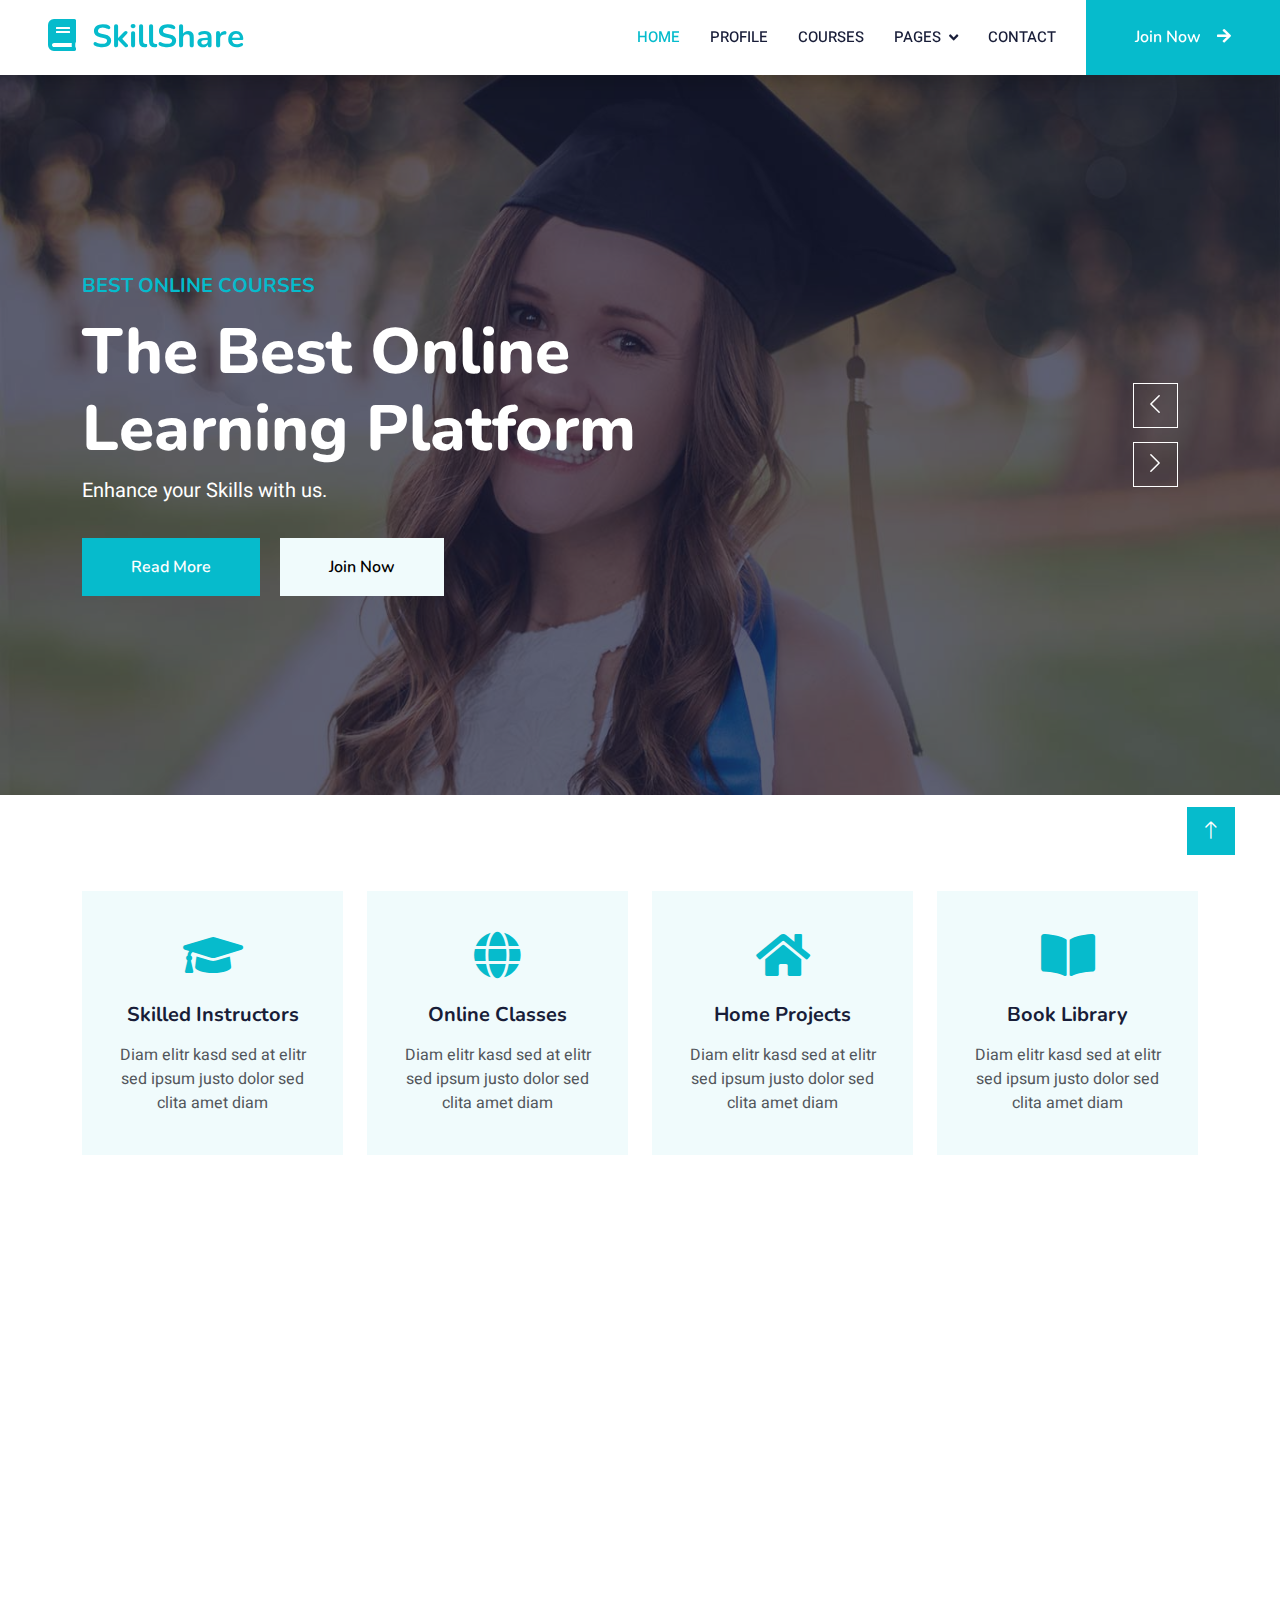
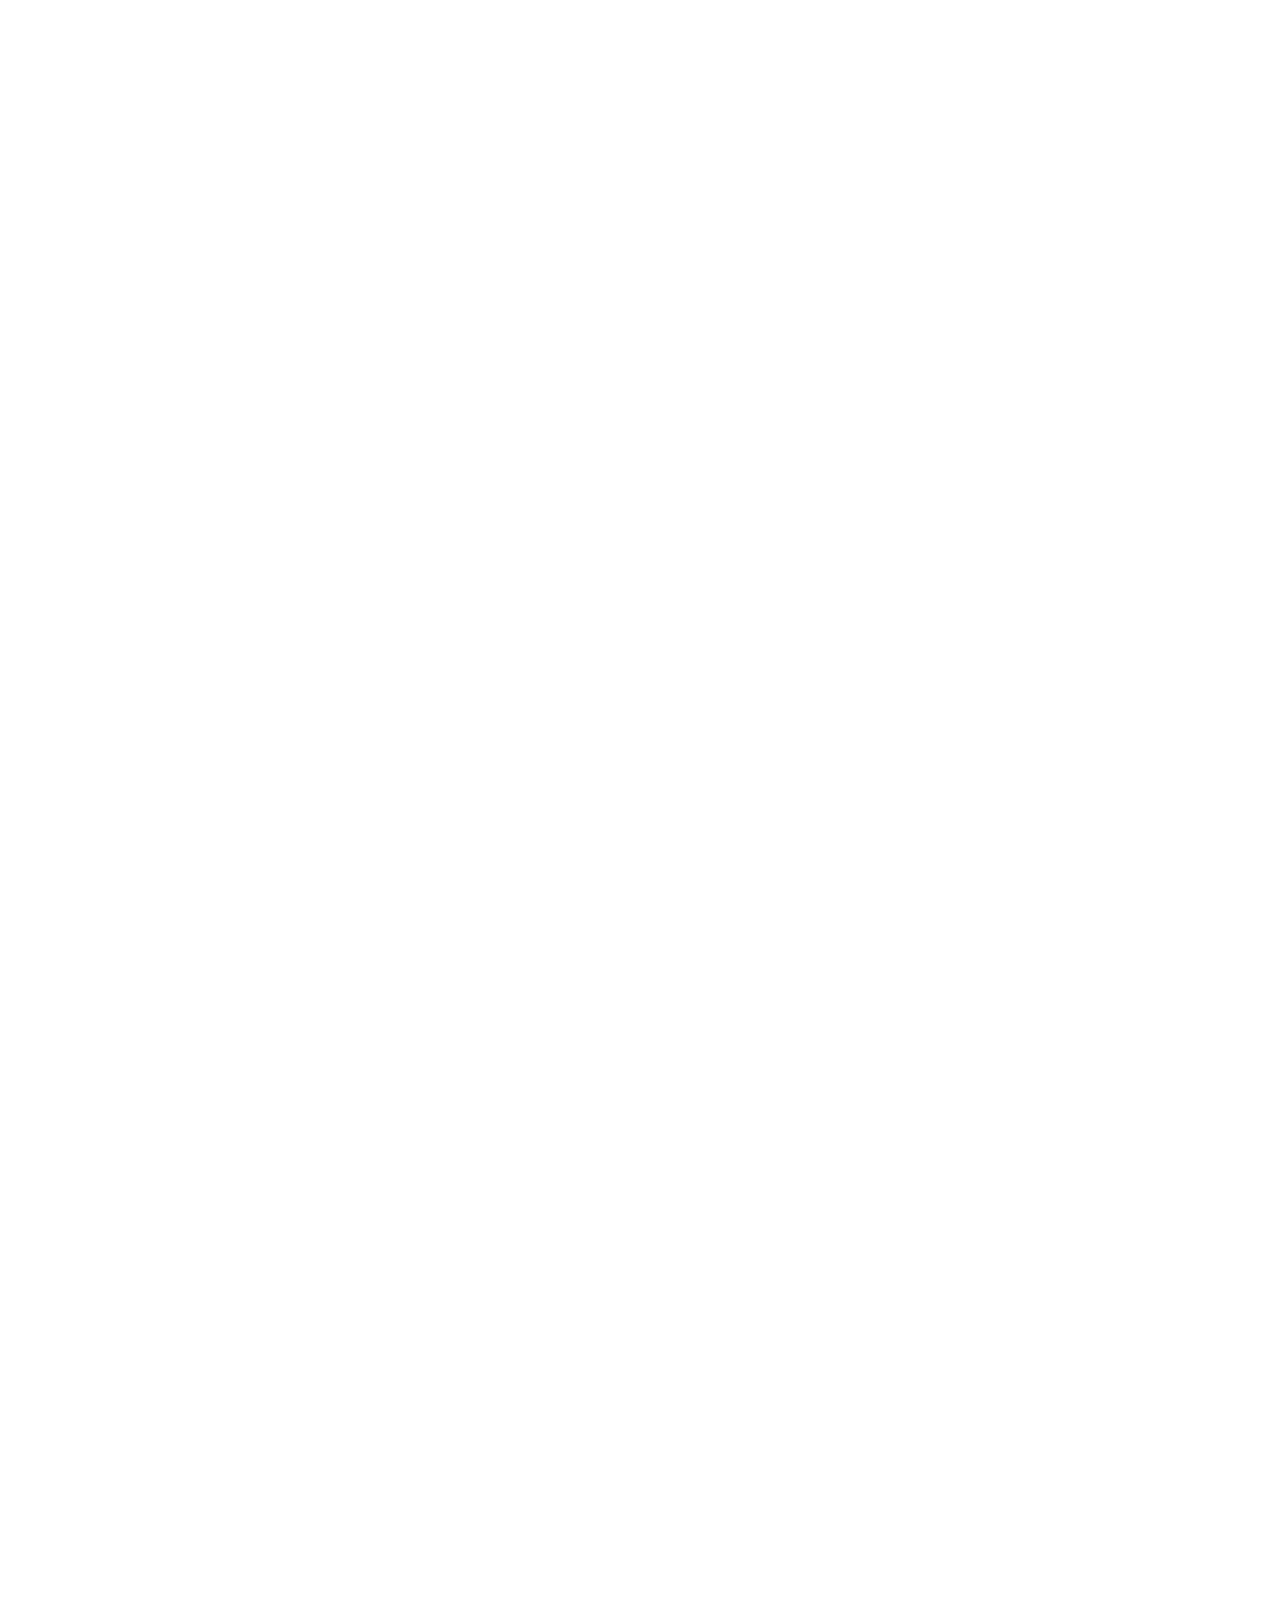
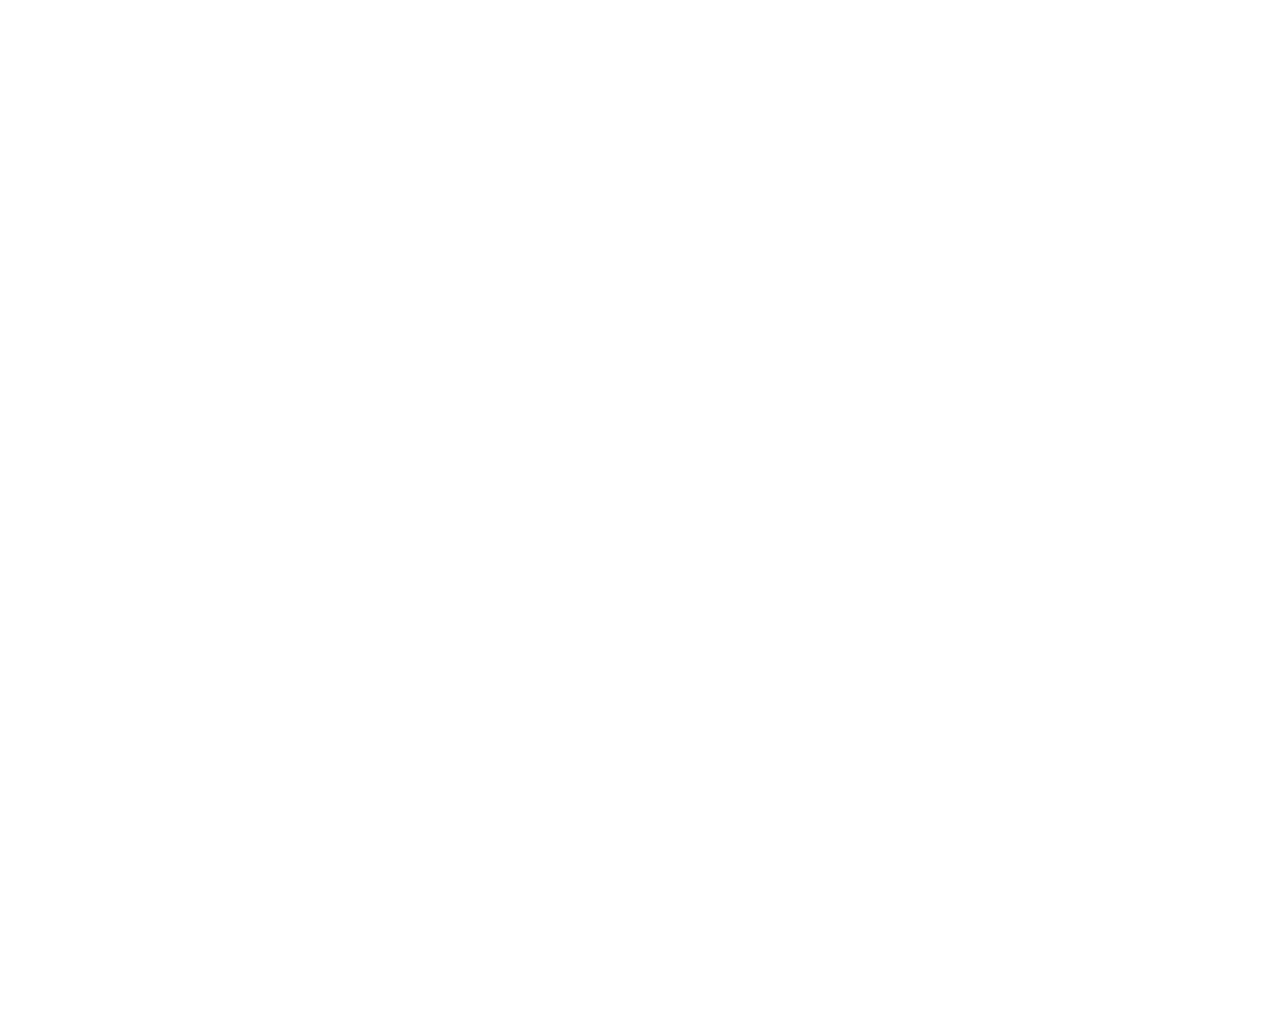
<file: index.html>
<!DOCTYPE html>
<html lang="en">

<head>
    <meta charset="utf-8">
    <title>SkillShare</title>
    <meta content="width=device-width, initial-scale=1.0" name="viewport">
    <meta content="" name="keywords">
    <meta content="" name="description">

    <!-- Favicon -->
    <link href="img/favicon.ico" rel="icon">

    <!-- Google Web Fonts -->
    <link rel="preconnect" href="https://fonts.googleapis.com">
    <link rel="preconnect" href="https://fonts.gstatic.com" crossorigin>
    <link href="https://fonts.googleapis.com/css2?family=Heebo:wght@400;500;600&family=Nunito:wght@600;700;800&display=swap" rel="stylesheet">

    <!-- Icon Font Stylesheet -->
    <link href="https://cdnjs.cloudflare.com/ajax/libs/font-awesome/5.10.0/css/all.min.css" rel="stylesheet">
    <link href="https://cdn.jsdelivr.net/npm/bootstrap-icons@1.4.1/font/bootstrap-icons.css" rel="stylesheet">

    <!-- Libraries Stylesheet -->
    <link href="lib/animate/animate.min.css" rel="stylesheet">
    <link href="lib/owlcarousel/assets/owl.carousel.min.css" rel="stylesheet">

    <!-- Customized Bootstrap Stylesheet -->
    <link href="css/bootstrap.min.css" rel="stylesheet">

    <!-- Template Stylesheet -->
    <link href="css/style.css" rel="stylesheet">
</head>

<body>
    <!-- Spinner Start -->
    <div id="spinner" class="show bg-white position-fixed translate-middle w-100 vh-100 top-50 start-50 d-flex align-items-center justify-content-center">
        <div class="spinner-border text-primary" style="width: 3rem; height: 3rem;" role="status">
            <span class="sr-only">Loading...</span>
        </div>
    </div>
    <!-- Spinner End -->


    <!-- Navbar Start -->
    <nav class="navbar navbar-expand-lg bg-white navbar-light shadow sticky-top p-0">
        <a href="index.html" class="navbar-brand d-flex align-items-center px-4 px-lg-5">
            <h2 class="m-0 text-primary"><i class="fa fa-book me-3"></i>SkillShare</h2>
        </a>
        <button type="button" class="navbar-toggler me-4" data-bs-toggle="collapse" data-bs-target="#navbarCollapse">
            <span class="navbar-toggler-icon"></span>
        </button>
        <div class="collapse navbar-collapse" id="navbarCollapse">
            <div class="navbar-nav ms-auto p-4 p-lg-0">
                <a href="index.html" class="nav-item nav-link active">Home</a>
                <a href="profile.html" class="nav-item nav-link">profile</a>
                <a href="courses.html" class="nav-item nav-link">Courses</a>
                <div class="nav-item dropdown">
                    <a href="#" class="nav-link dropdown-toggle" data-bs-toggle="dropdown">Pages</a>
                    <div class="dropdown-menu fade-down m-0">
                        <a href="instructors.html" class="dropdown-item">Instructors</a>
                        <a href="discussion.html" class="dropdown-item">Discussion</a>
                        <a href="404.html" class="dropdown-item">404 Page</a>
                    </div>
                </div>
                <a href="contact.html" class="nav-item nav-link">Contact</a>
            </div>
            <a href="login.html" class="btn btn-primary py-4 px-lg-5 d-none d-lg-block">Join Now<i class="fa fa-arrow-right ms-3"></i></a>
        </div>
    </nav>
    <!-- Navbar End -->


    <!-- Carousel Start -->
    <div class="container-fluid p-0 mb-5">
        <div class="owl-carousel header-carousel position-relative">
            <div class="owl-carousel-item position-relative">
                <img class="img-fluid" src="img/carousel-1.jpg" alt="">
                <div class="position-absolute top-0 start-0 w-100 h-100 d-flex align-items-center" style="background: rgba(24, 29, 56, .7);">
                    <div class="container">
                        <div class="row justify-content-start">
                            <div class="col-sm-10 col-lg-8">
                                <h5 class="text-primary text-uppercase mb-3 animated slideInDown">Best Online Courses</h5>
                                <h1 class="display-3 text-white animated slideInDown">The Best Online Learning Platform</h1>
                                <p class="fs-5 text-white mb-4 pb-2">Enhance your Skills with us.</p>
                                <a href="" class="btn btn-primary py-md-3 px-md-5 me-3 animated slideInLeft">Read More</a>
                                <a href="" class="btn btn-light py-md-3 px-md-5 animated slideInRight">Join Now</a>
                            </div>
                        </div>
                    </div>
                </div>
            </div>
            <div class="owl-carousel-item position-relative">
                <img class="img-fluid" src="img/carousel-2.jpg" alt="">
                <div class="position-absolute top-0 start-0 w-100 h-100 d-flex align-items-center" style="background: rgba(24, 29, 56, .7);">
                    <div class="container">
                        <div class="row justify-content-start">
                            <div class="col-sm-10 col-lg-8">
                                <h5 class="text-primary text-uppercase mb-3 animated slideInDown">Best Online Courses</h5>
                                <h1 class="display-3 text-white animated slideInDown">Get Educated Online From Your Home</h1>
                                <p class="fs-5 text-white mb-4 pb-2">Build your professional career with us.</p>
                                <a href="" class="btn btn-primary py-md-3 px-md-5 me-3 animated slideInLeft">Read More</a>
                                <a href="" class="btn btn-light py-md-3 px-md-5 animated slideInRight">Join Now</a>
                            </div>
                        </div>
                    </div>
                </div>
            </div>
        </div>
    </div>
    <!-- Carousel End -->


    <!-- Service Start -->
    <div class="container-xxl py-5">
        <div class="container">
            <div class="row g-4">
                <div class="col-lg-3 col-sm-6 wow fadeInUp" data-wow-delay="0.1s">
                    <div class="service-item text-center pt-3">
                        <div class="p-4">
                            <i class="fa fa-3x fa-graduation-cap text-primary mb-4"></i>
                            <h5 class="mb-3">Skilled Instructors</h5>
                            <p>Diam elitr kasd sed at elitr sed ipsum justo dolor sed clita amet diam</p>
                        </div>
                    </div>
                </div>
                <div class="col-lg-3 col-sm-6 wow fadeInUp" data-wow-delay="0.3s">
                    <div class="service-item text-center pt-3">
                        <div class="p-4">
                            <i class="fa fa-3x fa-globe text-primary mb-4"></i>
                            <h5 class="mb-3">Online Classes</h5>
                            <p>Diam elitr kasd sed at elitr sed ipsum justo dolor sed clita amet diam</p>
                        </div>
                    </div>
                </div>
                <div class="col-lg-3 col-sm-6 wow fadeInUp" data-wow-delay="0.5s">
                    <div class="service-item text-center pt-3">
                        <div class="p-4">
                            <i class="fa fa-3x fa-home text-primary mb-4"></i>
                            <h5 class="mb-3">Home Projects</h5>
                            <p>Diam elitr kasd sed at elitr sed ipsum justo dolor sed clita amet diam</p>
                        </div>
                    </div>
                </div>
                <div class="col-lg-3 col-sm-6 wow fadeInUp" data-wow-delay="0.7s">
                    <div class="service-item text-center pt-3">
                        <div class="p-4">
                            <i class="fa fa-3x fa-book-open text-primary mb-4"></i>
                            <h5 class="mb-3">Book Library</h5>
                            <p>Diam elitr kasd sed at elitr sed ipsum justo dolor sed clita amet diam</p>
                        </div>
                    </div>
                </div>
            </div>
        </div>
    </div>
    <!-- Service End -->


    <!-- profile Start -->
    <div class="container-xxl py-5">
        <div class="container">
            <div class="row g-5">
                <div class="col-lg-6 wow fadeInUp" data-wow-delay="0.1s" style="min-height: 400px;">
                    <div class="position-relative h-100">
                        <img class="img-fluid position-absolute w-100 h-100" src="img/about.jpg" alt="" style="object-fit: cover;">
                    </div>
                </div>
                <div class="col-lg-6 wow fadeInUp" data-wow-delay="0.3s">
                    <h6 class="section-title bg-white text-start text-primary pe-3">profile Us</h6>
                    <h1 class="mb-4">Welcome to SkillShare</h1>
                    <p class="mb-4">Unlock your potential with our comprehensive online courses and empower yourself with knowledge from our expert-led online courses.</p>
                        
                    <p class="mb-4">Stay ahead of the curve with our cutting-edge online courses and join a community of learners and explore endless possibilities with our online courses.</p>
                    
                    <a class="btn btn-primary py-3 px-5 mt-2" href="">Read More</a>
                </div>
            </div>
        </div>
    </div>
    <!-- profile End -->


    <!-- Categories Start -->
    <div class="container-xxl py-5 category">
        <div class="container">
            <div class="text-center wow fadeInUp" data-wow-delay="0.1s">
                <h6 class="section-title bg-white text-center text-primary px-3">Categories</h6>
                <h1 class="mb-5">Courses Categories</h1>
            </div>
            <div class="row g-3">
                <div class="col-lg-7 col-md-6">
                    <div class="row g-3">
                        <div class="col-lg-12 col-md-12 wow zoomIn" data-wow-delay="0.1s">
                            <a class="position-relative d-block overflow-hidden" href="">
                                <img class="img-fluid" src="img/cat-1.jpg" alt="">
                                <div class="bg-white text-center position-absolute bottom-0 end-0 py-2 px-3" style="margin: 1px;">
                                    <h5 class="m-0">Web Design</h5>
                                    <small class="text-primary">49 Courses</small>
                                </div>
                            </a>
                        </div>
                        <div class="col-lg-6 col-md-12 wow zoomIn" data-wow-delay="0.3s">
                            <a class="position-relative d-block overflow-hidden" href="">
                                <img class="img-fluid" src="img/cat-2.jpg" alt="">
                                <div class="bg-white text-center position-absolute bottom-0 end-0 py-2 px-3" style="margin: 1px;">
                                    <h5 class="m-0">Graphic Design</h5>
                                    <small class="text-primary">49 Courses</small>
                                </div>
                            </a>
                        </div>
                        <div class="col-lg-6 col-md-12 wow zoomIn" data-wow-delay="0.5s">
                            <a class="position-relative d-block overflow-hidden" href="">
                                <img class="img-fluid" src="img/cat-3.jpg" alt="">
                                <div class="bg-white text-center position-absolute bottom-0 end-0 py-2 px-3" style="margin: 1px;">
                                    <h5 class="m-0">Video Editing</h5>
                                    <small class="text-primary">49 Courses</small>
                                </div>
                            </a>
                        </div>
                    </div>
                </div>
                <div class="col-lg-5 col-md-6 wow zoomIn" data-wow-delay="0.7s" style="min-height: 350px;">
                    <a class="position-relative d-block h-100 overflow-hidden" href="">
                        <img class="img-fluid position-absolute w-100 h-100" src="img/cat-4.jpg" alt="" style="object-fit: cover;">
                        <div class="bg-white text-center position-absolute bottom-0 end-0 py-2 px-3" style="margin:  1px;">
                            <h5 class="m-0">Online Marketing</h5>
                            <small class="text-primary">49 Courses</small>
                        </div>
                    </a>
                </div>
            </div>
        </div>
    </div>
    <!-- Categories Start -->


    <!-- Courses Start -->
    <div class="container-xxl py-5">
        <div class="container">
            <div class="text-center wow fadeInUp" data-wow-delay="0.1s">
                <h6 class="section-title bg-white text-center text-primary px-3">Courses</h6>
                <h1 class="mb-5">Popular Courses</h1>
            </div>
            <div class="row g-4 justify-content-center">
                <div class="col-lg-4 col-md-6 wow fadeInUp" data-wow-delay="0.1s">
                    <div class="course-item bg-light">
                        <div class="position-relative overflow-hidden">
                            <img class="img-fluid" src="img/course-1.jpg" alt="">
                            <div class="w-100 d-flex justify-content-center position-absolute bottom-0 start-0 mb-4">
                                <a href="#" class="flex-shrink-0 btn btn-sm btn-primary px-3 border-end" style="border-radius: 30px 0 0 30px;">Read More</a>
                                <a href="" class="flex-shrink-0 btn btn-sm btn-primary px-3" style="border-radius: 0 30px 30px 0;">Join Now</a>
                            </div>
                        </div>
                        <div class="text-center p-4 pb-0">
                            <h3 class="mb-0">$149.00</h3>
                            <div class="mb-3">
                                <small class="fa fa-star text-primary"></small>
                                <small class="fa fa-star text-primary"></small>
                                <small class="fa fa-star text-primary"></small>
                                <small class="fa fa-star text-primary"></small>
                                <small class="fa fa-star text-primary"></small>
                                <small>(123)</small>
                            </div>
                            <h5 class="mb-4">Web Design & Development Course for Beginners</h5>
                        </div>
                        <div class="d-flex border-top">
                            <small class="flex-fill text-center border-end py-2"><i class="fa fa-user-tie text-primary me-2"></i>John Doe</small>
                            <small class="flex-fill text-center border-end py-2"><i class="fa fa-clock text-primary me-2"></i>1.49 Hrs</small>
                            <small class="flex-fill text-center py-2"><i class="fa fa-user text-primary me-2"></i>30 Students</small>
                        </div>
                    </div>
                </div>
                <div class="col-lg-4 col-md-6 wow fadeInUp" data-wow-delay="0.3s">
                    <div class="course-item bg-light">
                        <div class="position-relative overflow-hidden">
                            <img class="img-fluid" src="img/course-2.jpg" alt="">
                            <div class="w-100 d-flex justify-content-center position-absolute bottom-0 start-0 mb-4">
                                <a href="#" class="flex-shrink-0 btn btn-sm btn-primary px-3 border-end" style="border-radius: 30px 0 0 30px;">Read More</a>
                                <a href="#" class="flex-shrink-0 btn btn-sm btn-primary px-3" style="border-radius: 0 30px 30px 0;">Join Now</a>
                            </div>
                        </div>
                        <div class="text-center p-4 pb-0">
                            <h3 class="mb-0">$149.00</h3>
                            <div class="mb-3">
                                <small class="fa fa-star text-primary"></small>
                                <small class="fa fa-star text-primary"></small>
                                <small class="fa fa-star text-primary"></small>
                                <small class="fa fa-star text-primary"></small>
                                <small class="fa fa-star text-primary"></small>
                                <small>(123)</small>
                            </div>
                            <h5 class="mb-4">Web Design & Development Course for Beginners</h5>
                        </div>
                        <div class="d-flex border-top">
                            <small class="flex-fill text-center border-end py-2"><i class="fa fa-user-tie text-primary me-2"></i>John Doe</small>
                            <small class="flex-fill text-center border-end py-2"><i class="fa fa-clock text-primary me-2"></i>1.49 Hrs</small>
                            <small class="flex-fill text-center py-2"><i class="fa fa-user text-primary me-2"></i>30 Students</small>
                        </div>
                    </div>
                </div>
                <div class="col-lg-4 col-md-6 wow fadeInUp" data-wow-delay="0.5s">
                    <div class="course-item bg-light">
                        <div class="position-relative overflow-hidden">
                            <img class="img-fluid" src="img/course-3.jpg" alt="">
                            <div class="w-100 d-flex justify-content-center position-absolute bottom-0 start-0 mb-4">
                                <a href="#" class="flex-shrink-0 btn btn-sm btn-primary px-3 border-end" style="border-radius: 30px 0 0 30px;">Read More</a>
                                <a href="#" class="flex-shrink-0 btn btn-sm btn-primary px-3" style="border-radius: 0 30px 30px 0;">Join Now</a>
                            </div>
                        </div>
                        <div class="text-center p-4 pb-0">
                            <h3 class="mb-0">$149.00</h3>
                            <div class="mb-3">
                                <small class="fa fa-star text-primary"></small>
                                <small class="fa fa-star text-primary"></small>
                                <small class="fa fa-star text-primary"></small>
                                <small class="fa fa-star text-primary"></small>
                                <small class="fa fa-star text-primary"></small>
                                <small>(123)</small>
                            </div>
                            <h5 class="mb-4">Web Design & Development Course for Beginners</h5>
                        </div>
                        <div class="d-flex border-top">
                            <small class="flex-fill text-center border-end py-2"><i class="fa fa-user-tie text-primary me-2"></i>John Doe</small>
                            <small class="flex-fill text-center border-end py-2"><i class="fa fa-clock text-primary me-2"></i>1.49 Hrs</small>
                            <small class="flex-fill text-center py-2"><i class="fa fa-user text-primary me-2"></i>30 Students</small>
                        </div>
                    </div>
                </div>
            </div>
        </div>
    </div>
    <!-- Courses End -->


    <!-- instructors Start -->
        <!-- instructors End -->


    <!-- discussion Start -->
    <div class="container-xxl py-5 wow fadeInUp" data-wow-delay="0.1s">
        <div class="container">
            <div class="text-center">
                <h6 class="section-title bg-white text-center text-primary px-3">Discussion</h6>
                <h1 class="mb-5">Our Students Say!</h1>
            </div>
            <div class="owl-carousel testimonial-carousel position-relative">
                <div class="testimonial-item text-center">
                    <img class="border rounded-circle p-2 mx-auto mb-3" src="img/testimonial-1.jpg" style="width: 80px; height: 80px;">
                    <h5 class="mb-0">Rosa</h5>
                    <p>Graphic Designer</p>
                    <div class="testimonial-text bg-light text-center p-4">
                    <p class="mb-0">Skillshare's online eLearning platform has truly revolutionized my learning experience. The interactive courses make it easy to grasp complex concepts, and the community aspect adds an extra layer of engagement. </p>
                    </div>
                </div>
                <div class="testimonial-item text-center">
                    <img class="border rounded-circle p-2 mx-auto mb-3" src="img/testimonial-2.jpg" style="width: 80px; height: 80px;">
                    <h5 class="mb-0">Jacob</h5>
                    <p>Teacher</p>
                    <div class="testimonial-text bg-light text-center p-4">
                    <p class="mb-0">What sets Skillshare apart is its vibrant community of learners and instructors. The feedback and encouragement I've received have been invaluable in my learning journey. Whether through peer reviews or discussions, I always feel supported and motivated to keep pushing myself. Skillshare isn't just a platform for acquiring skills; it's a community where creativity thrives.</p>
                    </div>
                </div>
                <div class="testimonial-item text-center">
                    <img class="border rounded-circle p-2 mx-auto mb-3" src="img/testimonial-3.jpg" style="width: 80px; height: 80px;">
                    <h5 class="mb-0">Mark</h5>
                    <p>Free-Lancer</p>
                    <div class="testimonial-text bg-light text-center p-4">
                    <p class="mb-0">Skillshare has been instrumental in helping me level up my skills. The courses are structured in a way that caters to learners of all levels, so whether you're a complete beginner or looking to refine your expertise, there's something for everyone. The hands-on projects provide real-world application, making it easy to put theory into practice.</p>
                    </div>
                </div>
                <div class="testimonial-item text-center">
                    <img class="border rounded-circle p-2 mx-auto mb-3" src="img/testimonial-4.jpg" style="width: 80px; height: 80px;">
                    <h5 class="mb-0">Sarah</h5>
                    <p>Business Analyst</p>
                    <div class="testimonial-text bg-light text-center p-4">
                    <p class="mb-0">As a busy professional, finding time to pursue my passions can be challenging. Skillshare has been a game-changer for me. The bite-sized lessons fit perfectly into my schedule, allowing me to learn at my own pace. The instructors are knowledgeable and engaging, and I love the flexibility to explore a wide range of topics all in one place.</p>
                    </div>
                </div>
            </div>
        </div>
    </div>
    <!-- discussion End -->
        

   
    <!-- Footer Start -->
    <div class="container-fluid bg-dark text-light footer pt-5 mt-5 wow fadeIn" data-wow-delay="0.1s">
        <div class="container py-5">
            <div class="row g-5">
                <div class="col-lg-3 col-md-6">
                    <h4 class="text-white mb-3">Quick Link</h4>
                    <a class="btn btn-link" href="">About Us</a>
                    <a class="btn btn-link" href="contact.html">Contact Us</a>
                    <a class="btn btn-link" href="">FAQs & Help</a>
                </div>
                <div class="col-lg-3 col-md-6">
                    <h4 class="text-white mb-3">Contact</h4>
                    <p class="mb-2"><i class="fa fa-map-marker-alt me-3"></i>Lahore, Pakistan</p>
                    <p class="mb-2"><i class="fa fa-phone-alt me-3"></i>+92 300 1111111</p>
                    <p class="mb-2"><i class="fa fa-envelope me-3"></i>info@skillshare.com</p>
                    <div class="d-flex pt-2">
                        <a class="btn btn-outline-light btn-social" href=""><i class="fab fa-twitter"></i></a>
                        <a class="btn btn-outline-light btn-social" href=""><i class="fab fa-facebook-f"></i></a>
                        <a class="btn btn-outline-light btn-social" href=""><i class="fab fa-youtube"></i></a>
                        <a class="btn btn-outline-light btn-social" href=""><i class="fab fa-linkedin-in"></i></a>
                    </div>
                </div>
                <div class="col-lg-3 col-md-6">
                    <h4 class="text-white mb-3">Gallery</h4>
                    <div class="row g-2 pt-2">
                        <div class="col-4">
                            <img class="img-fluid bg-light p-1" src="img/course-1.jpg" alt="">
                        </div>
                        <div class="col-4">
                            <img class="img-fluid bg-light p-1" src="img/course-2.jpg" alt="">
                        </div>
                        <div class="col-4">
                            <img class="img-fluid bg-light p-1" src="img/course-3.jpg" alt="">
                        </div>
                        <div class="col-4">
                            <img class="img-fluid bg-light p-1" src="img/course-2.jpg" alt="">
                        </div>
                        <div class="col-4">
                            <img class="img-fluid bg-light p-1" src="img/course-3.jpg" alt="">
                        </div>
                        <div class="col-4">
                            <img class="img-fluid bg-light p-1" src="img/course-1.jpg" alt="">
                        </div>
                    </div>
                </div>
                <div class="col-lg-3 col-md-6">
                    <h4 class="text-white mb-3">Newsletter</h4>
                    <p>Enter your email to receive news and informations.</p>
                    <div class="position-relative mx-auto" style="max-width: 400px;">
                        <input class="form-control border-0 w-100 py-3 ps-4 pe-5" type="text" placeholder="Your email">
                        <button type="button" class="btn btn-primary py-2 position-absolute top-0 end-0 mt-2 me-2">SignUp</button>
                    </div>
                </div>
            </div>
        </div>
        <div class="container">
            <div class="copyright">
                <div class="row">
                    <div class="col-md-6 text-center text-md-start mb-3 mb-md-0">
                        &copy; <a class="border-bottom" href="#">SkillShare</a>, All Right Reserved.

                        <!--/*** This template is free as long as you keep the footer author’s credit link/attribution link/backlink. If you'd like to use the template without the footer author’s credit link/attribution link/backlink, you can purchase the Credit Removal License from "https://htmlcodex.com/credit-removal". Thank you for your support. ***/-->
                        <!-- Designed By <a class="border-bottom" href="https://htmlcodex.com">HTML Codex</a><br><br>
                        Distributed By <a class="border-bottom" href="https://themewagon.com">ThemeWagon</a> -->
                    </div>
                    <div class="col-md-6 text-center text-md-end">
                        <div class="footer-menu">
                            <a href="index.html">Home</a>
                            <a href="">Cookies</a>
                            <a href="">Help</a>
                        </div>
                    </div>
                </div>
            </div>
        </div>
    </div>
    <!-- Footer End -->


    <!-- Back to Top -->
    <a href="#" class="btn btn-lg btn-primary btn-lg-square back-to-top"><i class="bi bi-arrow-up"></i></a>


    <!-- JavaScript Libraries -->
    <script src="https://code.jquery.com/jquery-3.4.1.min.js"></script>
    <script src="https://cdn.jsdelivr.net/npm/bootstrap@5.0.0/dist/js/bootstrap.bundle.min.js"></script>
    <script src="lib/wow/wow.min.js"></script>
    <script src="lib/easing/easing.min.js"></script>
    <script src="lib/waypoints/waypoints.min.js"></script>
    <script src="lib/owlcarousel/owl.carousel.min.js"></script>

    <!-- Template Javascript -->
    <script src="js/main.js"></script>
</body>

</html>
</file>
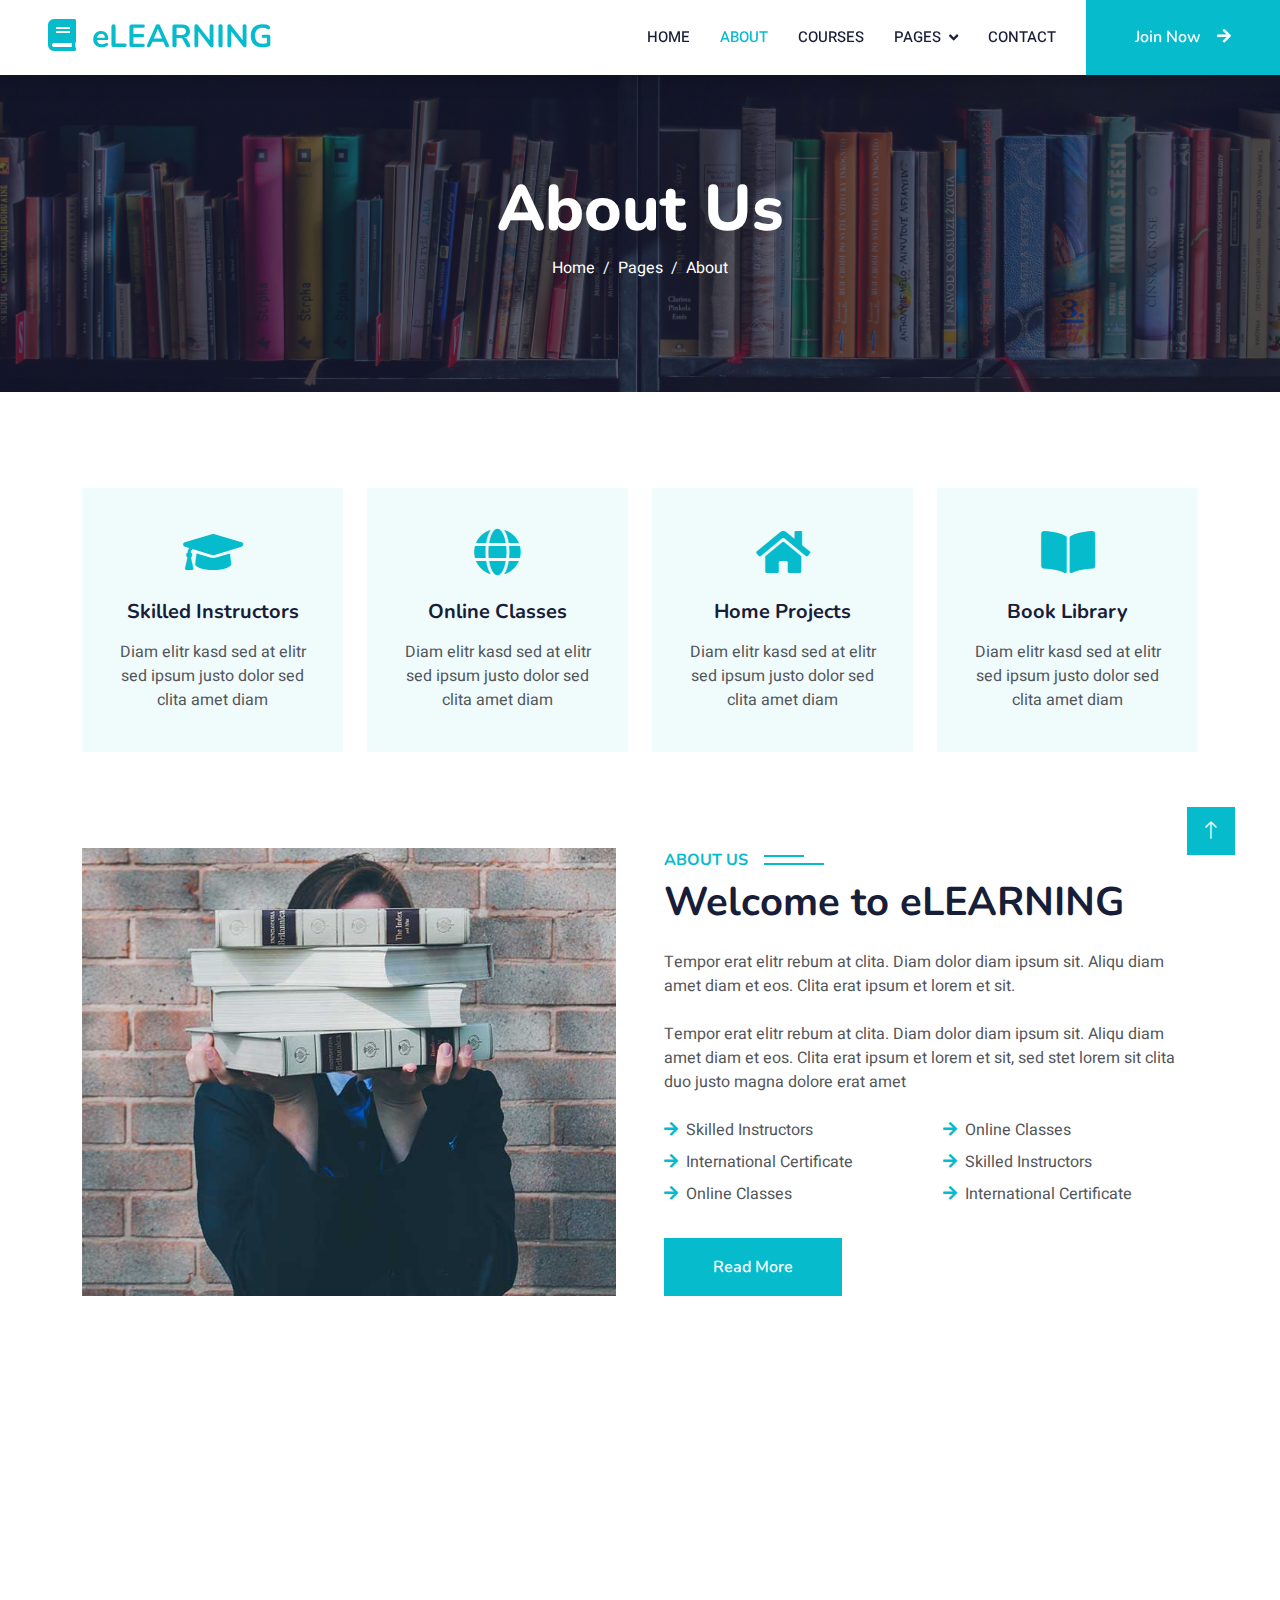
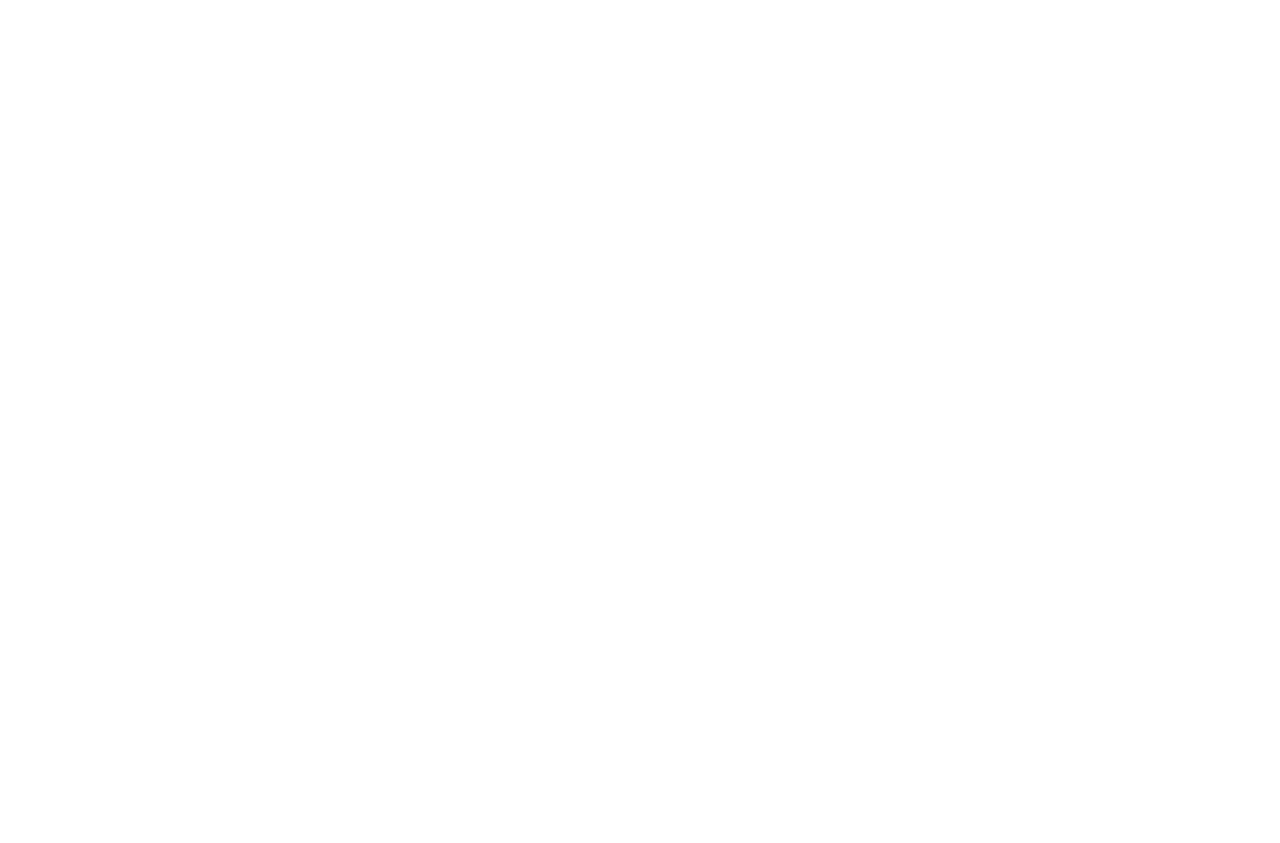
<file: about.html>
<!DOCTYPE html>
<html lang="en">

<head>
    <meta charset="utf-8">
    <title>eLEARNING - eLearning HTML Template</title>
    <meta content="width=device-width, initial-scale=1.0" name="viewport">
    <meta content="" name="keywords">
    <meta content="" name="description">

    <!-- Favicon -->
    <link href="img/favicon.ico" rel="icon">

    <!-- Google Web Fonts -->
    <link rel="preconnect" href="https://fonts.googleapis.com">
    <link rel="preconnect" href="https://fonts.gstatic.com" crossorigin>
    <link href="https://fonts.googleapis.com/css2?family=Heebo:wght@400;500;600&family=Nunito:wght@600;700;800&display=swap" rel="stylesheet">

    <!-- Icon Font Stylesheet -->
    <link href="https://cdnjs.cloudflare.com/ajax/libs/font-awesome/5.10.0/css/all.min.css" rel="stylesheet">
    <link href="https://cdn.jsdelivr.net/npm/bootstrap-icons@1.4.1/font/bootstrap-icons.css" rel="stylesheet">

    <!-- Libraries Stylesheet -->
    <link href="lib/animate/animate.min.css" rel="stylesheet">
    <link href="lib/owlcarousel/assets/owl.carousel.min.css" rel="stylesheet">

    <!-- Customized Bootstrap Stylesheet -->
    <link href="css/bootstrap.min.css" rel="stylesheet">

    <!-- Template Stylesheet -->
    <link href="css/style.css" rel="stylesheet">
</head>

<body>
    <!-- Spinner Start -->
    <div id="spinner" class="show bg-white position-fixed translate-middle w-100 vh-100 top-50 start-50 d-flex align-items-center justify-content-center">
        <div class="spinner-border text-primary" style="width: 3rem; height: 3rem;" role="status">
            <span class="sr-only">Loading...</span>
        </div>
    </div>
    <!-- Spinner End -->


    <!-- Navbar Start -->
    <nav class="navbar navbar-expand-lg bg-white navbar-light shadow sticky-top p-0">
        <a href="index.html" class="navbar-brand d-flex align-items-center px-4 px-lg-5">
            <h2 class="m-0 text-primary"><i class="fa fa-book me-3"></i>eLEARNING</h2>
        </a>
        <button type="button" class="navbar-toggler me-4" data-bs-toggle="collapse" data-bs-target="#navbarCollapse">
            <span class="navbar-toggler-icon"></span>
        </button>
        <div class="collapse navbar-collapse" id="navbarCollapse">
            <div class="navbar-nav ms-auto p-4 p-lg-0">
                <a href="index.html" class="nav-item nav-link">Home</a>
                <a href="about.html" class="nav-item nav-link active">About</a>
                <a href="courses.html" class="nav-item nav-link">Courses</a>
                <div class="nav-item dropdown">
                    <a href="#" class="nav-link dropdown-toggle" data-bs-toggle="dropdown">Pages</a>
                    <div class="dropdown-menu fade-down m-0">
                        <a href="team.html" class="dropdown-item">Our Team</a>
                        <a href="testimonial.html" class="dropdown-item">Testimonial</a>
                        <a href="404.html" class="dropdown-item">404 Page</a>
                    </div>
                </div>
                <a href="contact.html" class="nav-item nav-link">Contact</a>
            </div>
            <a href="" class="btn btn-primary py-4 px-lg-5 d-none d-lg-block">Join Now<i class="fa fa-arrow-right ms-3"></i></a>
        </div>
    </nav>
    <!-- Navbar End -->


    <!-- Header Start -->
    <div class="container-fluid bg-primary py-5 mb-5 page-header">
        <div class="container py-5">
            <div class="row justify-content-center">
                <div class="col-lg-10 text-center">
                    <h1 class="display-3 text-white animated slideInDown">About Us</h1>
                    <nav aria-label="breadcrumb">
                        <ol class="breadcrumb justify-content-center">
                            <li class="breadcrumb-item"><a class="text-white" href="#">Home</a></li>
                            <li class="breadcrumb-item"><a class="text-white" href="#">Pages</a></li>
                            <li class="breadcrumb-item text-white active" aria-current="page">About</li>
                        </ol>
                    </nav>
                </div>
            </div>
        </div>
    </div>
    <!-- Header End -->


    <!-- Service Start -->
    <div class="container-xxl py-5">
        <div class="container">
            <div class="row g-4">
                <div class="col-lg-3 col-sm-6 wow fadeInUp" data-wow-delay="0.1s">
                    <div class="service-item text-center pt-3">
                        <div class="p-4">
                            <i class="fa fa-3x fa-graduation-cap text-primary mb-4"></i>
                            <h5 class="mb-3">Skilled Instructors</h5>
                            <p>Diam elitr kasd sed at elitr sed ipsum justo dolor sed clita amet diam</p>
                        </div>
                    </div>
                </div>
                <div class="col-lg-3 col-sm-6 wow fadeInUp" data-wow-delay="0.3s">
                    <div class="service-item text-center pt-3">
                        <div class="p-4">
                            <i class="fa fa-3x fa-globe text-primary mb-4"></i>
                            <h5 class="mb-3">Online Classes</h5>
                            <p>Diam elitr kasd sed at elitr sed ipsum justo dolor sed clita amet diam</p>
                        </div>
                    </div>
                </div>
                <div class="col-lg-3 col-sm-6 wow fadeInUp" data-wow-delay="0.5s">
                    <div class="service-item text-center pt-3">
                        <div class="p-4">
                            <i class="fa fa-3x fa-home text-primary mb-4"></i>
                            <h5 class="mb-3">Home Projects</h5>
                            <p>Diam elitr kasd sed at elitr sed ipsum justo dolor sed clita amet diam</p>
                        </div>
                    </div>
                </div>
                <div class="col-lg-3 col-sm-6 wow fadeInUp" data-wow-delay="0.7s">
                    <div class="service-item text-center pt-3">
                        <div class="p-4">
                            <i class="fa fa-3x fa-book-open text-primary mb-4"></i>
                            <h5 class="mb-3">Book Library</h5>
                            <p>Diam elitr kasd sed at elitr sed ipsum justo dolor sed clita amet diam</p>
                        </div>
                    </div>
                </div>
            </div>
        </div>
    </div>
    <!-- Service End -->


    <!-- About Start -->
    <div class="container-xxl py-5">
        <div class="container">
            <div class="row g-5">
                <div class="col-lg-6 wow fadeInUp" data-wow-delay="0.1s" style="min-height: 400px;">
                    <div class="position-relative h-100">
                        <img class="img-fluid position-absolute w-100 h-100" src="img/about.jpg" alt="" style="object-fit: cover;">
                    </div>
                </div>
                <div class="col-lg-6 wow fadeInUp" data-wow-delay="0.3s">
                    <h6 class="section-title bg-white text-start text-primary pe-3">About Us</h6>
                    <h1 class="mb-4">Welcome to eLEARNING</h1>
                    <p class="mb-4">Tempor erat elitr rebum at clita. Diam dolor diam ipsum sit. Aliqu diam amet diam et eos. Clita erat ipsum et lorem et sit.</p>
                    <p class="mb-4">Tempor erat elitr rebum at clita. Diam dolor diam ipsum sit. Aliqu diam amet diam et eos. Clita erat ipsum et lorem et sit, sed stet lorem sit clita duo justo magna dolore erat amet</p>
                    <div class="row gy-2 gx-4 mb-4">
                        <div class="col-sm-6">
                            <p class="mb-0"><i class="fa fa-arrow-right text-primary me-2"></i>Skilled Instructors</p>
                        </div>
                        <div class="col-sm-6">
                            <p class="mb-0"><i class="fa fa-arrow-right text-primary me-2"></i>Online Classes</p>
                        </div>
                        <div class="col-sm-6">
                            <p class="mb-0"><i class="fa fa-arrow-right text-primary me-2"></i>International Certificate</p>
                        </div>
                        <div class="col-sm-6">
                            <p class="mb-0"><i class="fa fa-arrow-right text-primary me-2"></i>Skilled Instructors</p>
                        </div>
                        <div class="col-sm-6">
                            <p class="mb-0"><i class="fa fa-arrow-right text-primary me-2"></i>Online Classes</p>
                        </div>
                        <div class="col-sm-6">
                            <p class="mb-0"><i class="fa fa-arrow-right text-primary me-2"></i>International Certificate</p>
                        </div>
                    </div>
                    <a class="btn btn-primary py-3 px-5 mt-2" href="">Read More</a>
                </div>
            </div>
        </div>
    </div>
    <!-- About End -->


    <!-- Team Start -->
    <div class="container-xxl py-5">
        <div class="container">
            <div class="text-center wow fadeInUp" data-wow-delay="0.1s">
                <h6 class="section-title bg-white text-center text-primary px-3">Instructors</h6>
                <h1 class="mb-5">Expert Instructors</h1>
            </div>
            <div class="row g-4">
                <div class="col-lg-3 col-md-6 wow fadeInUp" data-wow-delay="0.1s">
                    <div class="team-item bg-light">
                        <div class="overflow-hidden">
                            <img class="img-fluid" src="img/team-1.jpg" alt="">
                        </div>
                        <div class="position-relative d-flex justify-content-center" style="margin-top: -23px;">
                            <div class="bg-light d-flex justify-content-center pt-2 px-1">
                                <a class="btn btn-sm-square btn-primary mx-1" href=""><i class="fab fa-facebook-f"></i></a>
                                <a class="btn btn-sm-square btn-primary mx-1" href=""><i class="fab fa-twitter"></i></a>
                                <a class="btn btn-sm-square btn-primary mx-1" href=""><i class="fab fa-instagram"></i></a>
                            </div>
                        </div>
                        <div class="text-center p-4">
                            <h5 class="mb-0">Instructor Name</h5>
                            <small>Designation</small>
                        </div>
                    </div>
                </div>
                <div class="col-lg-3 col-md-6 wow fadeInUp" data-wow-delay="0.3s">
                    <div class="team-item bg-light">
                        <div class="overflow-hidden">
                            <img class="img-fluid" src="img/team-2.jpg" alt="">
                        </div>
                        <div class="position-relative d-flex justify-content-center" style="margin-top: -23px;">
                            <div class="bg-light d-flex justify-content-center pt-2 px-1">
                                <a class="btn btn-sm-square btn-primary mx-1" href=""><i class="fab fa-facebook-f"></i></a>
                                <a class="btn btn-sm-square btn-primary mx-1" href=""><i class="fab fa-twitter"></i></a>
                                <a class="btn btn-sm-square btn-primary mx-1" href=""><i class="fab fa-instagram"></i></a>
                            </div>
                        </div>
                        <div class="text-center p-4">
                            <h5 class="mb-0">Instructor Name</h5>
                            <small>Designation</small>
                        </div>
                    </div>
                </div>
                <div class="col-lg-3 col-md-6 wow fadeInUp" data-wow-delay="0.5s">
                    <div class="team-item bg-light">
                        <div class="overflow-hidden">
                            <img class="img-fluid" src="img/team-3.jpg" alt="">
                        </div>
                        <div class="position-relative d-flex justify-content-center" style="margin-top: -23px;">
                            <div class="bg-light d-flex justify-content-center pt-2 px-1">
                                <a class="btn btn-sm-square btn-primary mx-1" href=""><i class="fab fa-facebook-f"></i></a>
                                <a class="btn btn-sm-square btn-primary mx-1" href=""><i class="fab fa-twitter"></i></a>
                                <a class="btn btn-sm-square btn-primary mx-1" href=""><i class="fab fa-instagram"></i></a>
                            </div>
                        </div>
                        <div class="text-center p-4">
                            <h5 class="mb-0">Instructor Name</h5>
                            <small>Designation</small>
                        </div>
                    </div>
                </div>
                <div class="col-lg-3 col-md-6 wow fadeInUp" data-wow-delay="0.7s">
                    <div class="team-item bg-light">
                        <div class="overflow-hidden">
                            <img class="img-fluid" src="img/team-4.jpg" alt="">
                        </div>
                        <div class="position-relative d-flex justify-content-center" style="margin-top: -23px;">
                            <div class="bg-light d-flex justify-content-center pt-2 px-1">
                                <a class="btn btn-sm-square btn-primary mx-1" href=""><i class="fab fa-facebook-f"></i></a>
                                <a class="btn btn-sm-square btn-primary mx-1" href=""><i class="fab fa-twitter"></i></a>
                                <a class="btn btn-sm-square btn-primary mx-1" href=""><i class="fab fa-instagram"></i></a>
                            </div>
                        </div>
                        <div class="text-center p-4">
                            <h5 class="mb-0">Instructor Name</h5>
                            <small>Designation</small>
                        </div>
                    </div>
                </div>
            </div>
        </div>
    </div>
    <!-- Team End -->
        

    <!-- Footer Start -->
    <div class="container-fluid bg-dark text-light footer pt-5 mt-5 wow fadeIn" data-wow-delay="0.1s">
        <div class="container py-5">
            <div class="row g-5">
                <div class="col-lg-3 col-md-6">
                    <h4 class="text-white mb-3">Quick Link</h4>
                    <a class="btn btn-link" href="">About Us</a>
                    <a class="btn btn-link" href="">Contact Us</a>
                    <a class="btn btn-link" href="">Privacy Policy</a>
                    <a class="btn btn-link" href="">Terms & Condition</a>
                    <a class="btn btn-link" href="">FAQs & Help</a>
                </div>
                <div class="col-lg-3 col-md-6">
                    <h4 class="text-white mb-3">Contact</h4>
                    <p class="mb-2"><i class="fa fa-map-marker-alt me-3"></i>123 Street, New York, USA</p>
                    <p class="mb-2"><i class="fa fa-phone-alt me-3"></i>+012 345 67890</p>
                    <p class="mb-2"><i class="fa fa-envelope me-3"></i>info@example.com</p>
                    <div class="d-flex pt-2">
                        <a class="btn btn-outline-light btn-social" href=""><i class="fab fa-twitter"></i></a>
                        <a class="btn btn-outline-light btn-social" href=""><i class="fab fa-facebook-f"></i></a>
                        <a class="btn btn-outline-light btn-social" href=""><i class="fab fa-youtube"></i></a>
                        <a class="btn btn-outline-light btn-social" href=""><i class="fab fa-linkedin-in"></i></a>
                    </div>
                </div>
                <div class="col-lg-3 col-md-6">
                    <h4 class="text-white mb-3">Gallery</h4>
                    <div class="row g-2 pt-2">
                        <div class="col-4">
                            <img class="img-fluid bg-light p-1" src="img/course-1.jpg" alt="">
                        </div>
                        <div class="col-4">
                            <img class="img-fluid bg-light p-1" src="img/course-2.jpg" alt="">
                        </div>
                        <div class="col-4">
                            <img class="img-fluid bg-light p-1" src="img/course-3.jpg" alt="">
                        </div>
                        <div class="col-4">
                            <img class="img-fluid bg-light p-1" src="img/course-2.jpg" alt="">
                        </div>
                        <div class="col-4">
                            <img class="img-fluid bg-light p-1" src="img/course-3.jpg" alt="">
                        </div>
                        <div class="col-4">
                            <img class="img-fluid bg-light p-1" src="img/course-1.jpg" alt="">
                        </div>
                    </div>
                </div>
                <div class="col-lg-3 col-md-6">
                    <h4 class="text-white mb-3">Newsletter</h4>
                    <p>Dolor amet sit justo amet elitr clita ipsum elitr est.</p>
                    <div class="position-relative mx-auto" style="max-width: 400px;">
                        <input class="form-control border-0 w-100 py-3 ps-4 pe-5" type="text" placeholder="Your email">
                        <button type="button" class="btn btn-primary py-2 position-absolute top-0 end-0 mt-2 me-2">SignUp</button>
                    </div>
                </div>
            </div>
        </div>
        <div class="container">
            <div class="copyright">
                <div class="row">
                    <div class="col-md-6 text-center text-md-start mb-3 mb-md-0">
                        &copy; <a class="border-bottom" href="#">Your Site Name</a>, All Right Reserved.

                        <!--/*** This template is free as long as you keep the footer author’s credit link/attribution link/backlink. If you'd like to use the template without the footer author’s credit link/attribution link/backlink, you can purchase the Credit Removal License from "https://htmlcodex.com/credit-removal". Thank you for your support. ***/-->
                        Designed By <a class="border-bottom" href="https://htmlcodex.com">HTML Codex</a><br><br>
                        Distributed By <a class="border-bottom" href="https://themewagon.com">ThemeWagon</a>
                    </div>
                    <div class="col-md-6 text-center text-md-end">
                        <div class="footer-menu">
                            <a href="">Home</a>
                            <a href="">Cookies</a>
                            <a href="">Help</a>
                            <a href="">FQAs</a>
                        </div>
                    </div>
                </div>
            </div>
        </div>
    </div>
    <!-- Footer End -->


    <!-- Back to Top -->
    <a href="#" class="btn btn-lg btn-primary btn-lg-square back-to-top"><i class="bi bi-arrow-up"></i></a>


    <!-- JavaScript Libraries -->
    <script src="https://code.jquery.com/jquery-3.4.1.min.js"></script>
    <script src="https://cdn.jsdelivr.net/npm/bootstrap@5.0.0/dist/js/bootstrap.bundle.min.js"></script>
    <script src="lib/wow/wow.min.js"></script>
    <script src="lib/easing/easing.min.js"></script>
    <script src="lib/waypoints/waypoints.min.js"></script>
    <script src="lib/owlcarousel/owl.carousel.min.js"></script>

    <!-- Template Javascript -->
    <script src="js/main.js"></script>
</body>

</html>
</file>
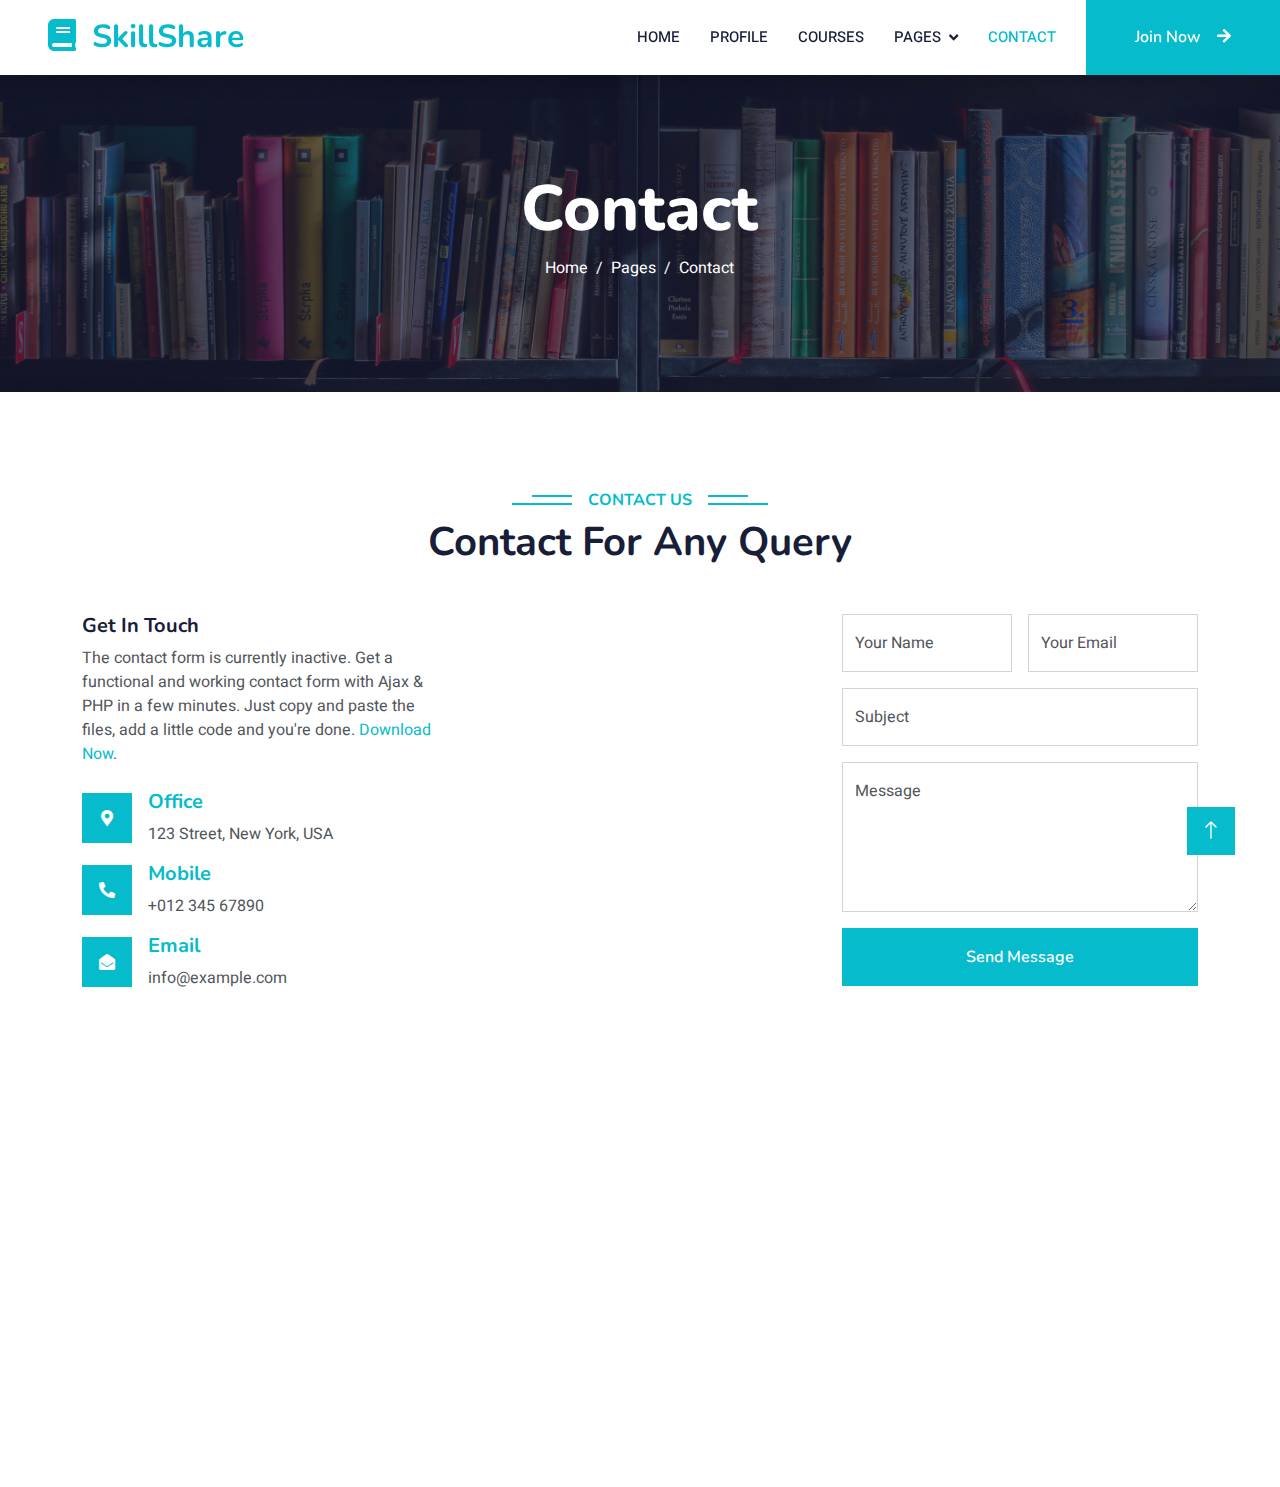
<file: contact.html>
<!DOCTYPE html>
<html lang="en">

<head>
    <meta charset="utf-8">
    <title>SkillShare</title>
    <meta content="width=device-width, initial-scale=1.0" name="viewport">
    <meta content="" name="keywords">
    <meta content="" name="description">

    <!-- Favicon -->
    <link href="img/favicon.ico" rel="icon">

    <!-- Google Web Fonts -->
    <link rel="preconnect" href="https://fonts.googleapis.com">
    <link rel="preconnect" href="https://fonts.gstatic.com" crossorigin>
    <link href="https://fonts.googleapis.com/css2?family=Heebo:wght@400;500;600&family=Nunito:wght@600;700;800&display=swap" rel="stylesheet">

    <!-- Icon Font Stylesheet -->
    <link href="https://cdnjs.cloudflare.com/ajax/libs/font-awesome/5.10.0/css/all.min.css" rel="stylesheet">
    <link href="https://cdn.jsdelivr.net/npm/bootstrap-icons@1.4.1/font/bootstrap-icons.css" rel="stylesheet">

    <!-- Libraries Stylesheet -->
    <link href="lib/animate/animate.min.css" rel="stylesheet">
    <link href="lib/owlcarousel/assets/owl.carousel.min.css" rel="stylesheet">

    <!-- Customized Bootstrap Stylesheet -->
    <link href="css/bootstrap.min.css" rel="stylesheet">

    <!-- Template Stylesheet -->
    <link href="css/style.css" rel="stylesheet">
</head>

<body>
    <!-- Spinner Start -->
    <div id="spinner" class="show bg-white position-fixed translate-middle w-100 vh-100 top-50 start-50 d-flex align-items-center justify-content-center">
        <div class="spinner-border text-primary" style="width: 3rem; height: 3rem;" role="status">
            <span class="sr-only">Loading...</span>
        </div>
    </div>
    <!-- Spinner End -->


    <!-- Navbar Start -->
    <nav class="navbar navbar-expand-lg bg-white navbar-light shadow sticky-top p-0">
        <a href="index.html" class="navbar-brand d-flex align-items-center px-4 px-lg-5">
            <h2 class="m-0 text-primary"><i class="fa fa-book me-3"></i>SkillShare</h2>
        </a>
        <button type="button" class="navbar-toggler me-4" data-bs-toggle="collapse" data-bs-target="#navbarCollapse">
            <span class="navbar-toggler-icon"></span>
        </button>
        <div class="collapse navbar-collapse" id="navbarCollapse">
            <div class="navbar-nav ms-auto p-4 p-lg-0">
                <a href="index.html" class="nav-item nav-link">Home</a>
                <a href="profile.html" class="nav-item nav-link">Profile</a>
                <a href="courses.html" class="nav-item nav-link">Courses</a>
                <div class="nav-item dropdown">
                    <a href="#" class="nav-link dropdown-toggle" data-bs-toggle="dropdown">Pages</a>
                    <div class="dropdown-menu fade-down m-0">
                        <a href="instructors.html" class="dropdown-item">Instructors</a>
                        <a href="discussion.html" class="dropdown-item">Discussion</a>
                        <a href="404.html" class="dropdown-item">404 Page</a>
                    </div>
                </div>
                <a href="contact.html" class="nav-item nav-link active">Contact</a>
            </div>
            <a href="login.html" class="btn btn-primary py-4 px-lg-5 d-none d-lg-block">Join Now<i class="fa fa-arrow-right ms-3"></i></a>
        </div>
    </nav>
    <!-- Navbar End -->


    <!-- Header Start -->
    <div class="container-fluid bg-primary py-5 mb-5 page-header">
        <div class="container py-5">
            <div class="row justify-content-center">
                <div class="col-lg-10 text-center">
                    <h1 class="display-3 text-white animated slideInDown">Contact</h1>
                    <nav aria-label="breadcrumb">
                        <ol class="breadcrumb justify-content-center">
                            <li class="breadcrumb-item"><a class="text-white" href="#">Home</a></li>
                            <li class="breadcrumb-item"><a class="text-white" href="#">Pages</a></li>
                            <li class="breadcrumb-item text-white active" aria-current="page">Contact</li>
                        </ol>
                    </nav>
                </div>
            </div>
        </div>
    </div>
    <!-- Header End -->


    <!-- Contact Start -->
    <div class="container-xxl py-5">
        <div class="container">
            <div class="text-center wow fadeInUp" data-wow-delay="0.1s">
                <h6 class="section-title bg-white text-center text-primary px-3">Contact Us</h6>
                <h1 class="mb-5">Contact For Any Query</h1>
            </div>
            <div class="row g-4">
                <div class="col-lg-4 col-md-6 wow fadeInUp" data-wow-delay="0.1s">
                    <h5>Get In Touch</h5>
                    <p class="mb-4">The contact form is currently inactive. Get a functional and working contact form with Ajax & PHP in a few minutes. Just copy and paste the files, add a little code and you're done. <a href="https://htmlcodex.com/contact-form">Download Now</a>.</p>
                    <div class="d-flex align-items-center mb-3">
                        <div class="d-flex align-items-center justify-content-center flex-shrink-0 bg-primary" style="width: 50px; height: 50px;">
                            <i class="fa fa-map-marker-alt text-white"></i>
                        </div>
                        <div class="ms-3">
                            <h5 class="text-primary">Office</h5>
                            <p class="mb-0">123 Street, New York, USA</p>
                        </div>
                    </div>
                    <div class="d-flex align-items-center mb-3">
                        <div class="d-flex align-items-center justify-content-center flex-shrink-0 bg-primary" style="width: 50px; height: 50px;">
                            <i class="fa fa-phone-alt text-white"></i>
                        </div>
                        <div class="ms-3">
                            <h5 class="text-primary">Mobile</h5>
                            <p class="mb-0">+012 345 67890</p>
                        </div>
                    </div>
                    <div class="d-flex align-items-center">
                        <div class="d-flex align-items-center justify-content-center flex-shrink-0 bg-primary" style="width: 50px; height: 50px;">
                            <i class="fa fa-envelope-open text-white"></i>
                        </div>
                        <div class="ms-3">
                            <h5 class="text-primary">Email</h5>
                            <p class="mb-0">info@example.com</p>
                        </div>
                    </div>
                </div>
                <div class="col-lg-4 col-md-6 wow fadeInUp" data-wow-delay="0.3s">
                    <iframe class="position-relative rounded w-100 h-100"
                        src="https://www.google.com/maps/embed?pb=!1m18!1m12!1m3!1d3001156.4288297426!2d-78.01371936852176!3d42.72876761954724!2m3!1f0!2f0!3f0!3m2!1i1024!2i768!4f13.1!3m3!1m2!1s0x4ccc4bf0f123a5a9%3A0xddcfc6c1de189567!2sNew%20York%2C%20USA!5e0!3m2!1sen!2sbd!4v1603794290143!5m2!1sen!2sbd"
                        frameborder="0" style="min-height: 300px; border:0;" allowfullscreen="" aria-hidden="false"
                        tabindex="0"></iframe>
                </div>
                <div class="col-lg-4 col-md-12 wow fadeInUp" data-wow-delay="0.5s">
                    <form>
                        <div class="row g-3">
                            <div class="col-md-6">
                                <div class="form-floating">
                                    <input type="text" class="form-control" id="name" placeholder="Your Name">
                                    <label for="name">Your Name</label>
                                </div>
                            </div>
                            <div class="col-md-6">
                                <div class="form-floating">
                                    <input type="email" class="form-control" id="email" placeholder="Your Email">
                                    <label for="email">Your Email</label>
                                </div>
                            </div>
                            <div class="col-12">
                                <div class="form-floating">
                                    <input type="text" class="form-control" id="subject" placeholder="Subject">
                                    <label for="subject">Subject</label>
                                </div>
                            </div>
                            <div class="col-12">
                                <div class="form-floating">
                                    <textarea class="form-control" placeholder="Leave a message here" id="message" style="height: 150px"></textarea>
                                    <label for="message">Message</label>
                                </div>
                            </div>
                            <div class="col-12">
                                <button class="btn btn-primary w-100 py-3" type="submit">Send Message</button>
                            </div>
                        </div>
                    </form>
                </div>
            </div>
        </div>
    </div>
    <!-- Contact End -->


     <!-- Footer Start -->
     <div class="container-fluid bg-dark text-light footer pt-5 mt-5 wow fadeIn" data-wow-delay="0.1s">
        <div class="container py-5">
            <div class="row g-5">
                <div class="col-lg-3 col-md-6">
                    <h4 class="text-white mb-3">Quick Link</h4>
                    <a class="btn btn-link" href="">Profile</a>
                    <a class="btn btn-link" href="contact.html">Contact Us</a>
                    <a class="btn btn-link" href="">FAQs & Help</a>
                </div>
                <div class="col-lg-3 col-md-6">
                    <h4 class="text-white mb-3">Contact</h4>
                    <p class="mb-2"><i class="fa fa-map-marker-alt me-3"></i>Lahore, Pakistan</p>
                    <p class="mb-2"><i class="fa fa-phone-alt me-3"></i>+92 300 1111111</p>
                    <p class="mb-2"><i class="fa fa-envelope me-3"></i>info@skillshare.com</p>
                    <div class="d-flex pt-2">
                        <a class="btn btn-outline-light btn-social" href=""><i class="fab fa-twitter"></i></a>
                        <a class="btn btn-outline-light btn-social" href=""><i class="fab fa-facebook-f"></i></a>
                        <a class="btn btn-outline-light btn-social" href=""><i class="fab fa-youtube"></i></a>
                        <a class="btn btn-outline-light btn-social" href=""><i class="fab fa-linkedin-in"></i></a>
                    </div>
                </div>
                <div class="col-lg-3 col-md-6">
                    <h4 class="text-white mb-3">Gallery</h4>
                    <div class="row g-2 pt-2">
                        <div class="col-4">
                            <img class="img-fluid bg-light p-1" src="img/course-1.jpg" alt="">
                        </div>
                        <div class="col-4">
                            <img class="img-fluid bg-light p-1" src="img/course-2.jpg" alt="">
                        </div>
                        <div class="col-4">
                            <img class="img-fluid bg-light p-1" src="img/course-3.jpg" alt="">
                        </div>
                        <div class="col-4">
                            <img class="img-fluid bg-light p-1" src="img/course-2.jpg" alt="">
                        </div>
                        <div class="col-4">
                            <img class="img-fluid bg-light p-1" src="img/course-3.jpg" alt="">
                        </div>
                        <div class="col-4">
                            <img class="img-fluid bg-light p-1" src="img/course-1.jpg" alt="">
                        </div>
                    </div>
                </div>
                <div class="col-lg-3 col-md-6">
                    <h4 class="text-white mb-3">Newsletter</h4>
                    <p>Enter your email to receive news and informations.</p>
                    <div class="position-relative mx-auto" style="max-width: 400px;">
                        <input class="form-control border-0 w-100 py-3 ps-4 pe-5" type="text" placeholder="Your email">
                        <button type="button" class="btn btn-primary py-2 position-absolute top-0 end-0 mt-2 me-2">SignUp</button>
                    </div>
                </div>
            </div>
        </div>
        <div class="container">
            <div class="copyright">
                <div class="row">
                    <div class="col-md-6 text-center text-md-start mb-3 mb-md-0">
                        &copy; <a class="border-bottom" href="#">SkillShare</a>, All Right Reserved.

                        <!--/*** This template is free as long as you keep the footer author’s credit link/attribution link/backlink. If you'd like to use the template without the footer author’s credit link/attribution link/backlink, you can purchase the Credit Removal License from "https://htmlcodex.com/credit-removal". Thank you for your support. ***/-->
                        <!-- Designed By <a class="border-bottom" href="https://htmlcodex.com">HTML Codex</a><br><br>
                        Distributed By <a class="border-bottom" href="https://themewagon.com">ThemeWagon</a> -->
                    </div>
                    <div class="col-md-6 text-center text-md-end">
                        <div class="footer-menu">
                            <a href="index.html">Home</a>
                            <a href="">Cookies</a>
                            <a href="">Help</a>
                        </div>
                    </div>
                </div>
            </div>
        </div>
    </div>
    <!-- Footer End -->

    <!-- Back to Top -->
    <a href="#" class="btn btn-lg btn-primary btn-lg-square back-to-top"><i class="bi bi-arrow-up"></i></a>


    <!-- JavaScript Libraries -->
    <script src="https://code.jquery.com/jquery-3.4.1.min.js"></script>
    <script src="https://cdn.jsdelivr.net/npm/bootstrap@5.0.0/dist/js/bootstrap.bundle.min.js"></script>
    <script src="lib/wow/wow.min.js"></script>
    <script src="lib/easing/easing.min.js"></script>
    <script src="lib/waypoints/waypoints.min.js"></script>
    <script src="lib/owlcarousel/owl.carousel.min.js"></script>

    <!-- Template Javascript -->
    <script src="js/main.js"></script>
</body>

</html>
</file>
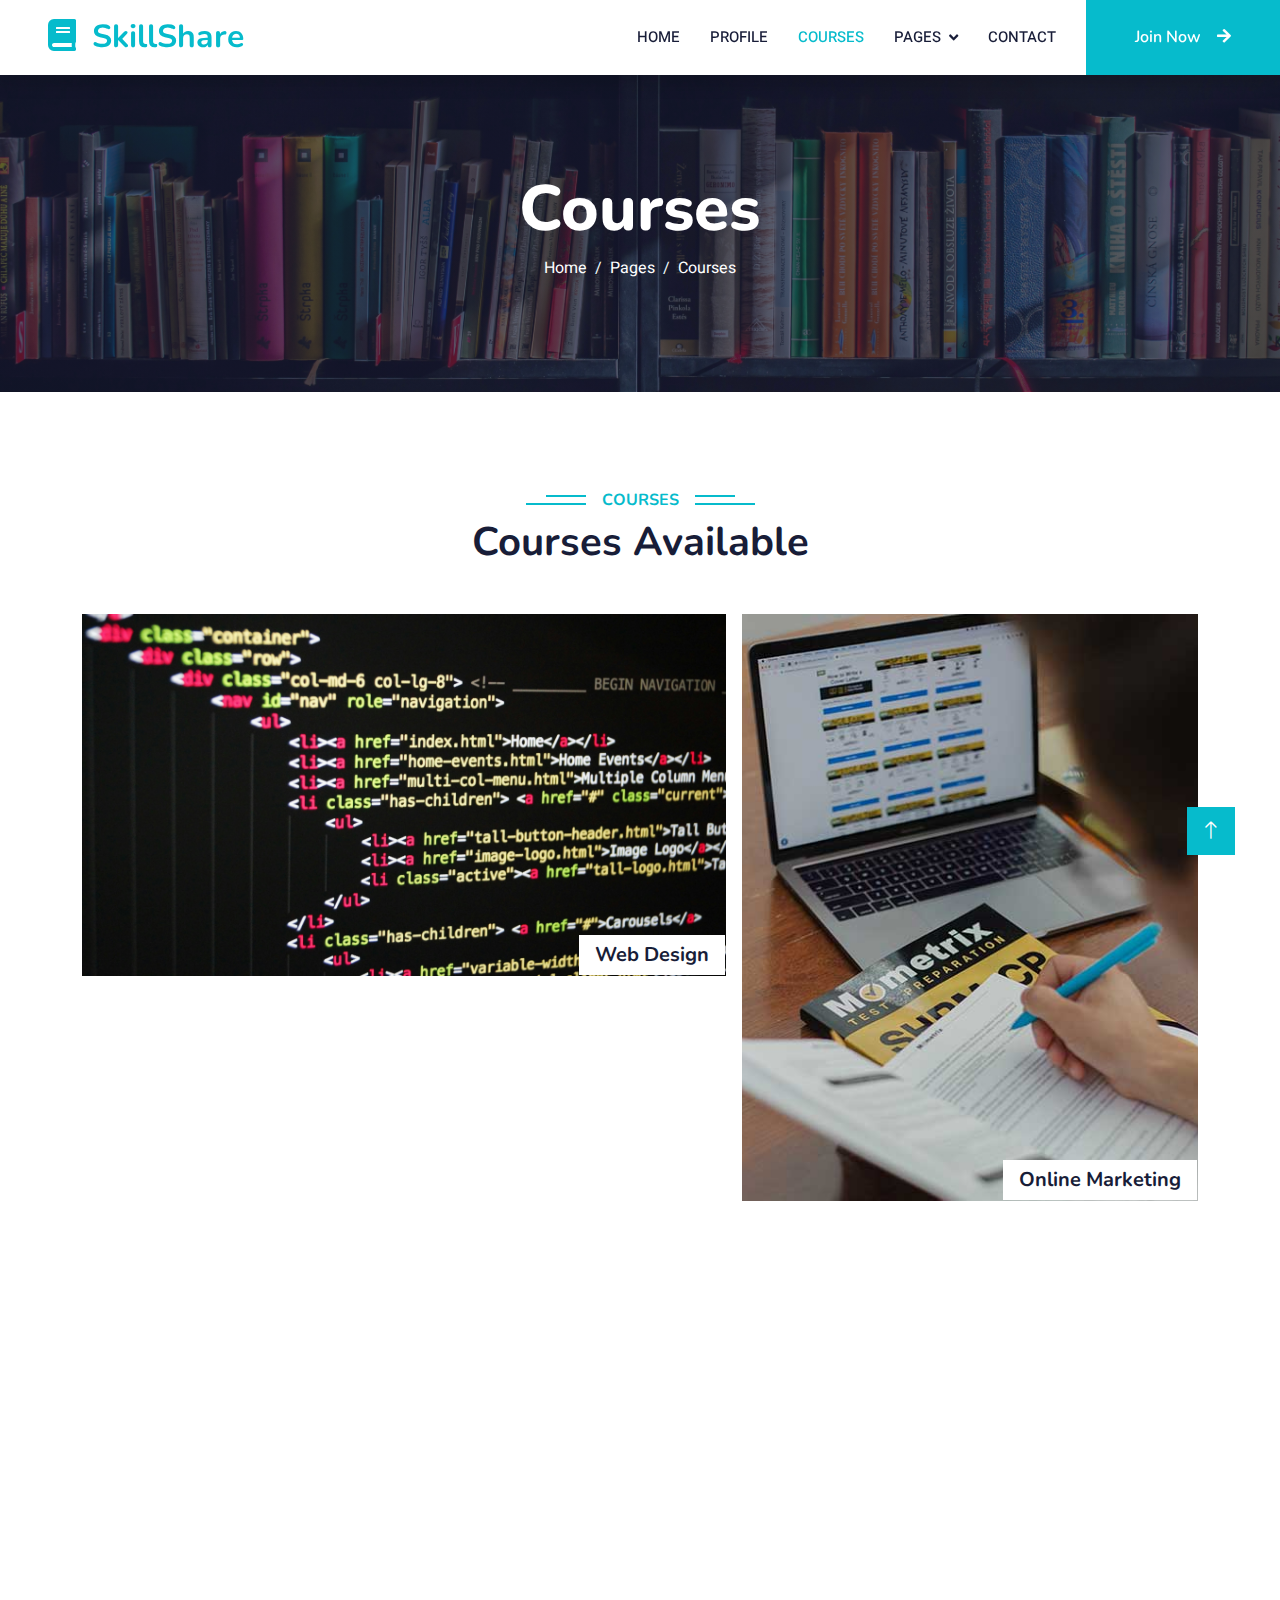
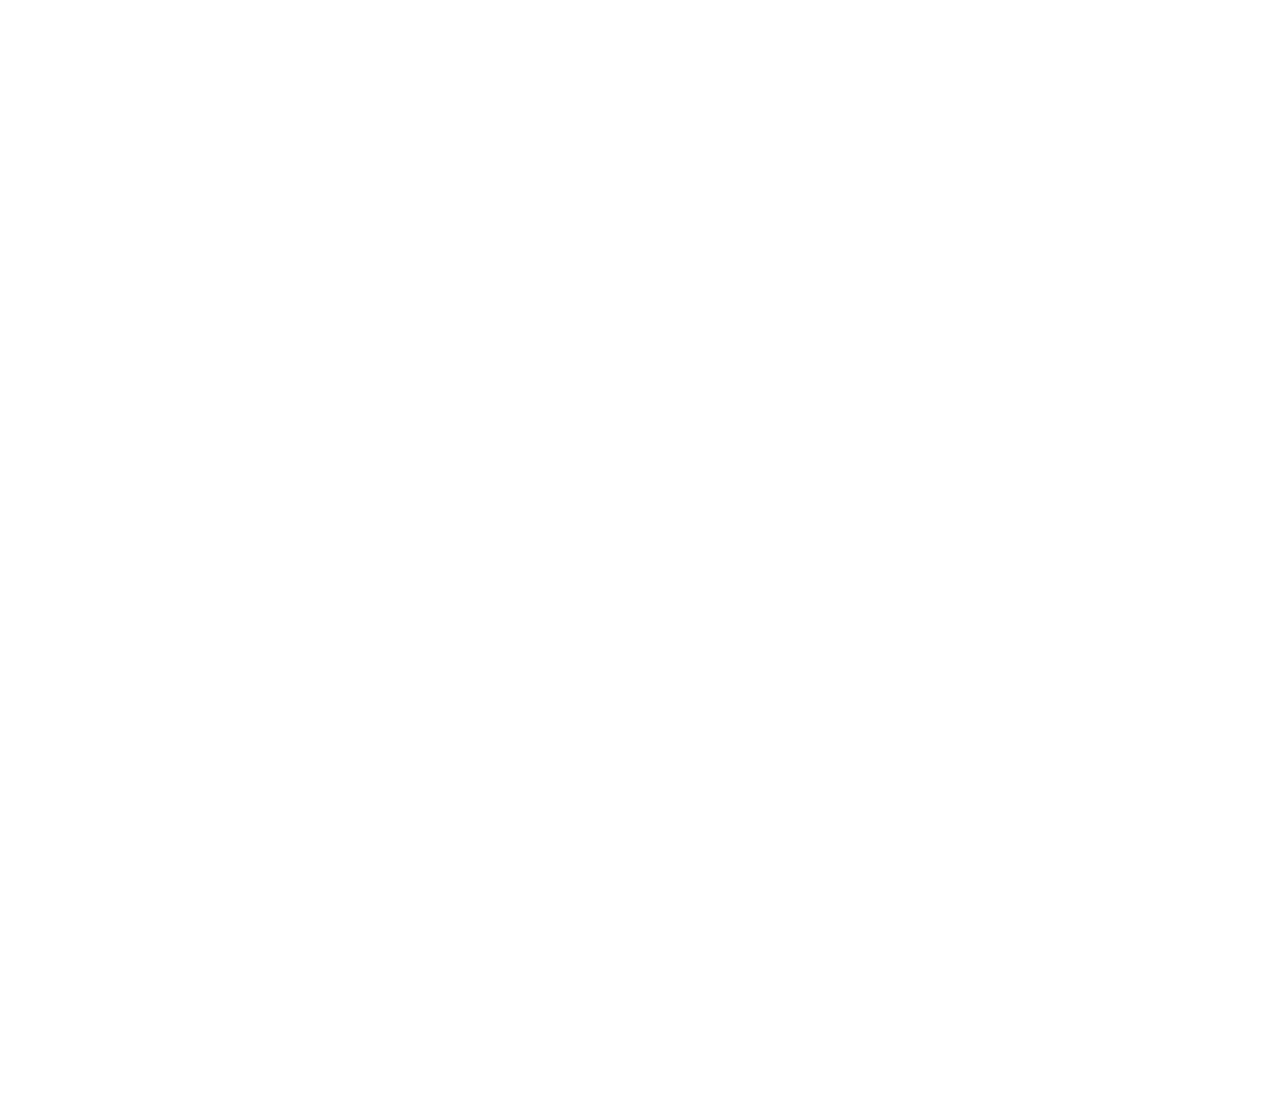
<file: courses.html>
<!DOCTYPE html>
<html lang="en">

<head>
    <meta charset="utf-8">
    <title>SkillShare</title>
    <meta content="width=device-width, initial-scale=1.0" name="viewport">
    <meta content="" name="keywords">
    <meta content="" name="description">

    <!-- Favicon -->
    <link href="img/favicon.ico" rel="icon">

    <!-- Google Web Fonts -->
    <link rel="preconnect" href="https://fonts.googleapis.com">
    <link rel="preconnect" href="https://fonts.gstatic.com" crossorigin>
    <link href="https://fonts.googleapis.com/css2?family=Heebo:wght@400;500;600&family=Nunito:wght@600;700;800&display=swap" rel="stylesheet">

    <!-- Icon Font Stylesheet -->
    <link href="https://cdnjs.cloudflare.com/ajax/libs/font-awesome/5.10.0/css/all.min.css" rel="stylesheet">
    <link href="https://cdn.jsdelivr.net/npm/bootstrap-icons@1.4.1/font/bootstrap-icons.css" rel="stylesheet">

    <!-- Libraries Stylesheet -->
    <link href="lib/animate/animate.min.css" rel="stylesheet">
    <link href="lib/owlcarousel/assets/owl.carousel.min.css" rel="stylesheet">

    <!-- Customized Bootstrap Stylesheet -->
    <link href="css/bootstrap.min.css" rel="stylesheet">

    <!-- Template Stylesheet -->
    <link href="css/style.css" rel="stylesheet">
</head>

<body>
    <!-- Spinner Start -->
    <div id="spinner" class="show bg-white position-fixed translate-middle w-100 vh-100 top-50 start-50 d-flex align-items-center justify-content-center">
        <div class="spinner-border text-primary" style="width: 3rem; height: 3rem;" role="status">
            <span class="sr-only">Loading...</span>
        </div>
    </div>
    <!-- Spinner End -->


    <!-- Navbar Start -->
    <nav class="navbar navbar-expand-lg bg-white navbar-light shadow sticky-top p-0">
        <a href="index.html" class="navbar-brand d-flex align-items-center px-4 px-lg-5">
            <h2 class="m-0 text-primary"><i class="fa fa-book me-3"></i>SkillShare</h2>
        </a>
        <button type="button" class="navbar-toggler me-4" data-bs-toggle="collapse" data-bs-target="#navbarCollapse">
            <span class="navbar-toggler-icon"></span>
        </button>
        <div class="collapse navbar-collapse" id="navbarCollapse">
            <div class="navbar-nav ms-auto p-4 p-lg-0">
                <a href="index.html" class="nav-item nav-link">Home</a>
                <a href="profile.html" class="nav-item nav-link">Profile</a>
                <a href="courses.html" class="nav-item nav-link active">Courses</a>
                <div class="nav-item dropdown">
                    <a href="#" class="nav-link dropdown-toggle" data-bs-toggle="dropdown">Pages</a>
                    <div class="dropdown-menu fade-down m-0">
                        <a href="instructors.html" class="dropdown-item">Instructor</a>
                        <a href="discussion.html" class="dropdown-item">Discussion</a>
                        <a href="404.html" class="dropdown-item">404 Page</a>
                    </div>
                </div>
                <a href="contact.html" class="nav-item nav-link">Contact</a>
            </div>
            <a href="login.html" class="btn btn-primary py-4 px-lg-5 d-none d-lg-block">Join Now<i class="fa fa-arrow-right ms-3"></i></a>
        </div>
    </nav>
    <!-- Navbar End -->


    <!-- Header Start -->
    <div class="container-fluid bg-primary py-5 mb-5 page-header">
        <div class="container py-5">
            <div class="row justify-content-center">
                <div class="col-lg-10 text-center">
                    <h1 class="display-3 text-white animated slideInDown">Courses</h1>
                    <nav aria-label="breadcrumb">
                        <ol class="breadcrumb justify-content-center">
                            <li class="breadcrumb-item"><a class="text-white" href="#">Home</a></li>
                            <li class="breadcrumb-item"><a class="text-white" href="#">Pages</a></li>
                            <li class="breadcrumb-item text-white active" aria-current="page">Courses</li>
                        </ol>
                    </nav>
                </div>
            </div>
        </div>
    </div>
    <!-- Header End -->


    <!-- Categories Start -->
    <div class="container-xxl py-5 category">
        <div class="container">
            <div class="text-center wow fadeInUp" data-wow-delay="0.1s">
                <h6 class="section-title bg-white text-center text-primary px-3">Courses</h6>
                <h1 class="mb-5">Courses Available</h1>
            </div>
            <div class="row g-3">
                <div class="col-lg-7 col-md-6">
                    <div class="row g-3">
                        <div class="col-lg-12 col-md-12 wow zoomIn" data-wow-delay="0.1s">
                            <a class="position-relative d-block overflow-hidden" href="">
                                <img class="img-fluid" src="img/web.jpg" alt="">
                                <div class="bg-white text-center position-absolute bottom-0 end-0 py-2 px-3" style="margin: 1px;">
                                    <h5 class="m-0">Web Design</h5>
                                </div>
                            </a>
                        </div>
                        <div class="col-lg-6 col-md-12 wow zoomIn" data-wow-delay="0.3s">
                            <a class="position-relative d-block overflow-hidden" href="">
                                <img class="img-fluid" src="img/graphic.jpg" alt="">
                                <div class="bg-white text-center position-absolute bottom-0 end-0 py-2 px-3" style="margin: 1px;">
                                    <h5 class="m-0">Graphic Design</h5>
                                </div>
                            </a>
                        </div>
                        <div class="col-lg-6 col-md-12 wow zoomIn" data-wow-delay="0.5s">
                            <a class="position-relative d-block overflow-hidden" href="">
                                <img class="img-fluid" src="img/pf.jpg" alt="">
                                <div class="bg-white text-center position-absolute bottom-0 end-0 py-2 px-3" style="margin: 1px;">
                                    <h5 class="m-0">Programming Fundamentals</h5>
                                </div>
                            </a>
                        </div>
                    </div>
                </div>
                <div class="col-lg-5 col-md-6 wow zoomIn" data-wow-delay="0.7s" style="min-height: 350px;">
                    <a class="position-relative d-block h-100 overflow-hidden" href="">
                        <img class="img-fluid position-absolute w-100 h-100" src="img/cat-4.jpg" alt="" style="object-fit: cover;">
                        <div class="bg-white text-center position-absolute bottom-0 end-0 py-2 px-3" style="margin:  1px;">
                            <h5 class="m-0">Online Marketing</h5>
                        </div>
                    </a>
                </div>
            </div>
        </div>
    </div>
    <!-- Categories Start -->


    <!-- Courses Start -->
    <div class="container-xxl py-5">
        <div class="container">
            <div class="text-center wow fadeInUp" data-wow-delay="0.1s">
                <h6 class="section-title bg-white text-center text-primary px-3">Courses</h6>
                <h1 class="mb-5">Popular Courses</h1>
            </div>

            <div class="row g-4 justify-content-center">
                <div class="col-lg-4 col-md-6 wow fadeInUp" data-wow-delay="0.1s">
                    <div class="course-item bg-light" style="height: 350px;">
                        <div class="position-relative overflow-hidden">
                            <img class="img-fluid" src="img/course-1.jpg" alt="">
                            <div class="w-100 d-flex justify-content-center position-absolute bottom-0 start-0 mb-4">
                                <a href="#" class="flex-shrink-1 btn btn-sm btn-primary px-3" style="border-radius: 20px;">Read More</a>
                            </div>
                        </div>
                        <div class="text-center p-4 pb-0">
                            <div class="mb-3">
                                <small class="fa fa-star text-primary"></small>
                                <small class="fa fa-star text-primary"></small>
                                <small class="fa fa-star text-primary"></small>
                                <small class="fa fa-star text-primary"></small>
                                <small class="fa fa-star text-primary"></small>
                                <small>(42)</small>
                            </div>
                            <h5 class="mb-4">Web Design & Development Course for Beginners</h5>
                        </div>
                    </div>
                </div>

                <div class="col-lg-4 col-md-6 wow fadeInUp" data-wow-delay="0.3s">
                    <div class="course-item bg-light" style="height: 350px;">
                        <div class="position-relative overflow-hidden">
                            <img class="img-fluid" src="img/course-2.jpg" alt="">
                            <div class="w-100 d-flex justify-content-center position-absolute bottom-0 start-0 mb-4">
                                <a href="#" class="flex-shrink-1 btn btn-sm btn-primary px-3" style="border-radius: 20px;">Read More</a>
                            </div>
                        </div>
                        <div class="text-center p-4 pb-0">
                            <div class="mb-3">
                                <small class="fa fa-star text-primary"></small>
                                <small class="fa fa-star text-primary"></small>
                                <small class="fa fa-star text-primary"></small>
                                <small class="fa fa-star text-primary"></small>
                                <small class="fa fa-star text-primary"></small>
                                <small>(123)</small>
                            </div>
                            <h5 class="mb-4">An Intro to Programming</h5>
                        </div>
                    </div>
                </div>

                <div class="col-lg-4 col-md-6 wow fadeInUp" data-wow-delay="0.5s">
                    <div class="course-item bg-light" style="height: 350px;">
                        <div class="position-relative overflow-hidden">
                            <img class="img-fluid" src="img/course-3.jpg" alt="">
                            <div class="w-100 d-flex justify-content-center position-absolute bottom-0 start-0 mb-4">
                                <a href="#" class="flex-shrink-1 btn btn-sm btn-primary px-3" style="border-radius: 20px;">Read More</a>
                            </div>
                        </div>
                        <div class="text-center p-4 pb-0">
                            <div class="mb-3">
                                <small class="fa fa-star text-primary"></small>
                                <small class="fa fa-star text-primary"></small>
                                <small class="fa fa-star text-primary"></small>
                                <small class="fa fa-star text-primary"></small>
                                <small class="fa fa-star text-primary"></small>
                                <small>(12)</small>
                            </div>
                            <h5 class="mb-4">Graphic Design: 101</h5>
                        </div>

                    </div>
                </div>
            </div>
        </div>
    </div>
    <!-- Courses End -->


    <!-- discussion Start -->
    <div class="container-xxl py-5 wow fadeInUp" data-wow-delay="0.1s">
        <div class="container">
            <div class="text-center">
                <h6 class="section-title bg-white text-center text-primary px-3">Discussion</h6>
                <h1 class="mb-5">Our Students Say!</h1>
            </div>
            <div class="owl-carousel testimonial-carousel position-relative">
                <div class="testimonial-item text-center">
                    <h5 class="mb-0">Burhan</h5>
                    <p>CS Student</p>
                    <div class="testimonial-text bg-light text-center p-4">
                    <p class="mb-0">The best online learning platform ever!</p>
                    </div>
                </div>
                <div class="testimonial-item text-center">
                    <h5 class="mb-0">Hassaan</h5>
                    <p>Software Engineer</p>
                    <div class="testimonial-text bg-light text-center p-4">
                    <p class="mb-0">SkillShare offers a variety of online learning tools to meet your Professional requirements.</p>
                    </div>
                </div>
                <div class="testimonial-item text-center">
                    <h5 class="mb-0">Mujtaba</h5>
                    <p>Data Scientist</p>
                    <div class="testimonial-text bg-light text-center p-4">
                    <p class="mb-0">The end of courses assignments and quizzes offer a way to practice the concepts.</p>
                    </div>
                </div>
                <div class="testimonial-item text-center">
                    <h5 class="mb-0">Ahmed</h5>
                    <p>Web Developer</p>
                    <div class="testimonial-text bg-light text-center p-4">
                    <p class="mb-0">Provides an alternate to conventional resources. We can easily learn at our own pace.</p>
                    </div>
                </div>
            </div>
        </div>
    </div>
    <!-- discussion End -->
        

    <!-- Footer Start -->
    <div class="container-fluid bg-dark text-light footer pt-5 mt-5 wow fadeIn" data-wow-delay="0.1s">
        <div class="container py-5">
            <div class="row g-5">
                <div class="col-lg-3 col-md-6">
                    <h4 class="text-white mb-3">Quick Link</h4>
                    <a class="btn btn-link" href="">Profile</a>
                    <a class="btn btn-link" href="contact.html">Contact Us</a>
                    <a class="btn btn-link" href="">FAQs & Help</a>
                </div>
                <div class="col-lg-3 col-md-6">
                    <h4 class="text-white mb-3">Contact</h4>
                    <p class="mb-2"><i class="fa fa-map-marker-alt me-3"></i>Lahore, Pakistan</p>
                    <p class="mb-2"><i class="fa fa-phone-alt me-3"></i>+92 300 1111111</p>
                    <p class="mb-2"><i class="fa fa-envelope me-3"></i>info@skillshare.com</p>
                    <div class="d-flex pt-2">
                        <a class="btn btn-outline-light btn-social" href=""><i class="fab fa-twitter"></i></a>
                        <a class="btn btn-outline-light btn-social" href=""><i class="fab fa-facebook-f"></i></a>
                        <a class="btn btn-outline-light btn-social" href=""><i class="fab fa-youtube"></i></a>
                        <a class="btn btn-outline-light btn-social" href=""><i class="fab fa-linkedin-in"></i></a>
                    </div>
                </div>
                <div class="col-lg-3 col-md-6">
                    <h4 class="text-white mb-3">Gallery</h4>
                    <div class="row g-2 pt-2">
                        <div class="col-4">
                            <img class="img-fluid bg-light p-1" src="img/course-1.jpg" alt="">
                        </div>
                        <div class="col-4">
                            <img class="img-fluid bg-light p-1" src="img/course-2.jpg" alt="">
                        </div>
                        <div class="col-4">
                            <img class="img-fluid bg-light p-1" src="img/course-3.jpg" alt="">
                        </div>
                        <div class="col-4">
                            <img class="img-fluid bg-light p-1" src="img/course-2.jpg" alt="">
                        </div>
                        <div class="col-4">
                            <img class="img-fluid bg-light p-1" src="img/course-3.jpg" alt="">
                        </div>
                        <div class="col-4">
                            <img class="img-fluid bg-light p-1" src="img/course-1.jpg" alt="">
                        </div>
                    </div>
                </div>
                <div class="col-lg-3 col-md-6">
                    <h4 class="text-white mb-3">Newsletter</h4>
                    <p>Enter your email to receive news and informations.</p>
                    <div class="position-relative mx-auto" style="max-width: 400px;">
                        <input class="form-control border-0 w-100 py-3 ps-4 pe-5" type="text" placeholder="Your email">
                        <button type="button" class="btn btn-primary py-2 position-absolute top-0 end-0 mt-2 me-2">SignUp</button>
                    </div>
                </div>
            </div>
        </div>
        <div class="container">
            <div class="copyright">
                <div class="row">
                    <div class="col-md-6 text-center text-md-start mb-3 mb-md-0">
                        &copy; <a class="border-bottom" href="#">SkillShare</a>, All Right Reserved.

                        <!--/*** This template is free as long as you keep the footer author’s credit link/attribution link/backlink. If you'd like to use the template without the footer author’s credit link/attribution link/backlink, you can purchase the Credit Removal License from "https://htmlcodex.com/credit-removal". Thank you for your support. ***/-->
                        <!-- Designed By <a class="border-bottom" href="https://htmlcodex.com">HTML Codex</a><br><br>
                        Distributed By <a class="border-bottom" href="https://themewagon.com">ThemeWagon</a> -->
                    </div>
                    <div class="col-md-6 text-center text-md-end">
                        <div class="footer-menu">
                            <a href="index.html">Home</a>
                            <a href="">Cookies</a>
                            <a href="">Help</a>
                        </div>
                    </div>
                </div>
            </div>
        </div>
    </div>
    <!-- Footer End -->


    <!-- Back to Top -->
    <a href="#" class="btn btn-lg btn-primary btn-lg-square back-to-top"><i class="bi bi-arrow-up"></i></a>


    <!-- JavaScript Libraries -->
    <script src="https://code.jquery.com/jquery-3.4.1.min.js"></script>
    <script src="https://cdn.jsdelivr.net/npm/bootstrap@5.0.0/dist/js/bootstrap.bundle.min.js"></script>
    <script src="lib/wow/wow.min.js"></script>
    <script src="lib/easing/easing.min.js"></script>
    <script src="lib/waypoints/waypoints.min.js"></script>
    <script src="lib/owlcarousel/owl.carousel.min.js"></script>

    <!-- Template Javascript -->
    <script src="js/main.js"></script>
</body>

</html>
</file>
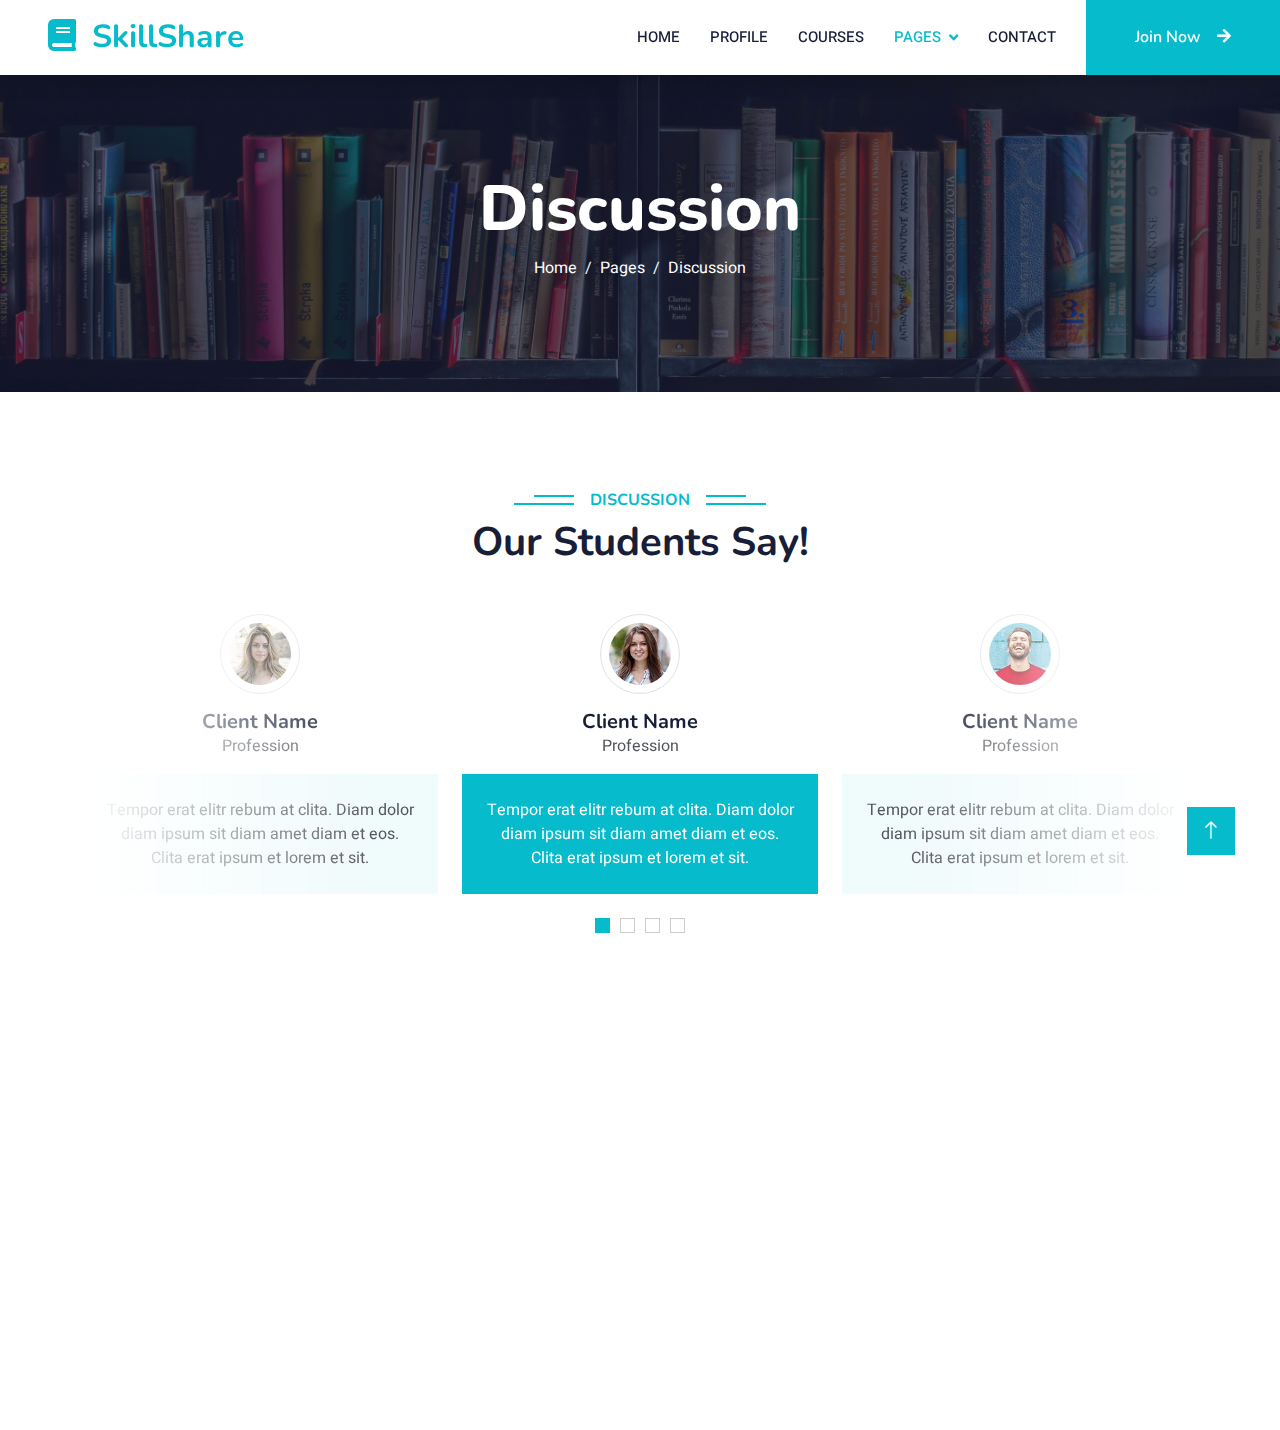
<file: discussion.html>
<!DOCTYPE html>
<html lang="en">

<head>
    <meta charset="utf-8">
    <title>SkillShare</title>
    <meta content="width=device-width, initial-scale=1.0" name="viewport">
    <meta content="" name="keywords">
    <meta content="" name="description">

    <!-- Favicon -->
    <link href="img/favicon.ico" rel="icon">

    <!-- Google Web Fonts -->
    <link rel="preconnect" href="https://fonts.googleapis.com">
    <link rel="preconnect" href="https://fonts.gstatic.com" crossorigin>
    <link href="https://fonts.googleapis.com/css2?family=Heebo:wght@400;500;600&family=Nunito:wght@600;700;800&display=swap" rel="stylesheet">

    <!-- Icon Font Stylesheet -->
    <link href="https://cdnjs.cloudflare.com/ajax/libs/font-awesome/5.10.0/css/all.min.css" rel="stylesheet">
    <link href="https://cdn.jsdelivr.net/npm/bootstrap-icons@1.4.1/font/bootstrap-icons.css" rel="stylesheet">

    <!-- Libraries Stylesheet -->
    <link href="lib/animate/animate.min.css" rel="stylesheet">
    <link href="lib/owlcarousel/assets/owl.carousel.min.css" rel="stylesheet">

    <!-- Customized Bootstrap Stylesheet -->
    <link href="css/bootstrap.min.css" rel="stylesheet">

    <!-- Template Stylesheet -->
    <link href="css/style.css" rel="stylesheet">
</head>

<body>
    <!-- Spinner Start -->
    <div id="spinner" class="show bg-white position-fixed translate-middle w-100 vh-100 top-50 start-50 d-flex align-items-center justify-content-center">
        <div class="spinner-border text-primary" style="width: 3rem; height: 3rem;" role="status">
            <span class="sr-only">Loading...</span>
        </div>
    </div>
    <!-- Spinner End -->


    <!-- Navbar Start -->
    <nav class="navbar navbar-expand-lg bg-white navbar-light shadow sticky-top p-0">
        <a href="index.html" class="navbar-brand d-flex align-items-center px-4 px-lg-5">
            <h2 class="m-0 text-primary"><i class="fa fa-book me-3"></i>SkillShare</h2>
        </a>
        <button type="button" class="navbar-toggler me-4" data-bs-toggle="collapse" data-bs-target="#navbarCollapse">
            <span class="navbar-toggler-icon"></span>
        </button>
        <div class="collapse navbar-collapse" id="navbarCollapse">
            <div class="navbar-nav ms-auto p-4 p-lg-0">
                <a href="index.html" class="nav-item nav-link">Home</a>
                <a href="profile.html" class="nav-item nav-link">Profile</a>
                <a href="courses.html" class="nav-item nav-link">Courses</a>
                <div class="nav-item dropdown">
                    <a href="#" class="nav-link dropdown-toggle active" data-bs-toggle="dropdown">Pages</a>
                    <div class="dropdown-menu fade-down m-0">
                        <a href="team.html" class="dropdown-item">Our Team</a>
                        <a href="discussion.html" class="dropdown-item active">Discussion</a>
                        <a href="404.html" class="dropdown-item">404 Page</a>
                    </div>
                </div>
                <a href="contact.html" class="nav-item nav-link">Contact</a>
            </div>
            <a href="login.html" class="btn btn-primary py-4 px-lg-5 d-none d-lg-block">Join Now<i class="fa fa-arrow-right ms-3"></i></a>
        </div>
    </nav>
    <!-- Navbar End -->


    <!-- Header Start -->
    <div class="container-fluid bg-primary py-5 mb-5 page-header">
        <div class="container py-5">
            <div class="row justify-content-center">
                <div class="col-lg-10 text-center">
                    <h1 class="display-3 text-white animated slideInDown">Discussion</h1>
                    <nav aria-label="breadcrumb">
                        <ol class="breadcrumb justify-content-center">
                            <li class="breadcrumb-item"><a class="text-white" href="#">Home</a></li>
                            <li class="breadcrumb-item"><a class="text-white" href="#">Pages</a></li>
                            <li class="breadcrumb-item text-white active" aria-current="page">Discussion</li>
                        </ol>
                    </nav>
                </div>
            </div>
        </div>
    </div>
    <!-- Header End -->


    <!-- discussion Start -->
    <div class="container-xxl py-5 wow fadeInUp" data-wow-delay="0.1s">
        <div class="container">
            <div class="text-center">
                <h6 class="section-title bg-white text-center text-primary px-3">Discussion</h6>
                <h1 class="mb-5">Our Students Say!</h1>
            </div>
            <div class="owl-carousel testimonial-carousel position-relative">
                <div class="testimonial-item text-center">
                    <img class="border rounded-circle p-2 mx-auto mb-3" src="img/testimonial-1.jpg" style="width: 80px; height: 80px;">
                    <h5 class="mb-0">Client Name</h5>
                    <p>Profession</p>
                    <div class="testimonial-text bg-light text-center p-4">
                    <p class="mb-0">Tempor erat elitr rebum at clita. Diam dolor diam ipsum sit diam amet diam et eos. Clita erat ipsum et lorem et sit.</p>
                    </div>
                </div>
                <div class="testimonial-item text-center">
                    <img class="border rounded-circle p-2 mx-auto mb-3" src="img/testimonial-2.jpg" style="width: 80px; height: 80px;">
                    <h5 class="mb-0">Client Name</h5>
                    <p>Profession</p>
                    <div class="testimonial-text bg-light text-center p-4">
                    <p class="mb-0">Tempor erat elitr rebum at clita. Diam dolor diam ipsum sit diam amet diam et eos. Clita erat ipsum et lorem et sit.</p>
                    </div>
                </div>
                <div class="testimonial-item text-center">
                    <img class="border rounded-circle p-2 mx-auto mb-3" src="img/testimonial-3.jpg" style="width: 80px; height: 80px;">
                    <h5 class="mb-0">Client Name</h5>
                    <p>Profession</p>
                    <div class="testimonial-text bg-light text-center p-4">
                    <p class="mb-0">Tempor erat elitr rebum at clita. Diam dolor diam ipsum sit diam amet diam et eos. Clita erat ipsum et lorem et sit.</p>
                    </div>
                </div>
                <div class="testimonial-item text-center">
                    <img class="border rounded-circle p-2 mx-auto mb-3" src="img/testimonial-4.jpg" style="width: 80px; height: 80px;">
                    <h5 class="mb-0">Client Name</h5>
                    <p>Profession</p>
                    <div class="testimonial-text bg-light text-center p-4">
                    <p class="mb-0">Tempor erat elitr rebum at clita. Diam dolor diam ipsum sit diam amet diam et eos. Clita erat ipsum et lorem et sit.</p>
                    </div>
                </div>
            </div>
        </div>
    </div>
    <!-- Discussion End -->
        

    <!-- Footer Start -->
    <div class="container-fluid bg-dark text-light footer pt-5 mt-5 wow fadeIn" data-wow-delay="0.1s">
        <div class="container py-5">
            <div class="row g-5">
                <div class="col-lg-3 col-md-6">
                    <h4 class="text-white mb-3">Quick Link</h4>
                    <a class="btn btn-link" href="">Profile</a>
                    <a class="btn btn-link" href="contact.html">Contact Us</a>
                    <a class="btn btn-link" href="">FAQs & Help</a>
                </div>
                <div class="col-lg-3 col-md-6">
                    <h4 class="text-white mb-3">Contact</h4>
                    <p class="mb-2"><i class="fa fa-map-marker-alt me-3"></i>Lahore, Pakistan</p>
                    <p class="mb-2"><i class="fa fa-phone-alt me-3"></i>+92 300 1111111</p>
                    <p class="mb-2"><i class="fa fa-envelope me-3"></i>info@skillshare.com</p>
                    <div class="d-flex pt-2">
                        <a class="btn btn-outline-light btn-social" href=""><i class="fab fa-twitter"></i></a>
                        <a class="btn btn-outline-light btn-social" href=""><i class="fab fa-facebook-f"></i></a>
                        <a class="btn btn-outline-light btn-social" href=""><i class="fab fa-youtube"></i></a>
                        <a class="btn btn-outline-light btn-social" href=""><i class="fab fa-linkedin-in"></i></a>
                    </div>
                </div>
                <div class="col-lg-3 col-md-6">
                    <h4 class="text-white mb-3">Gallery</h4>
                    <div class="row g-2 pt-2">
                        <div class="col-4">
                            <img class="img-fluid bg-light p-1" src="img/course-1.jpg" alt="">
                        </div>
                        <div class="col-4">
                            <img class="img-fluid bg-light p-1" src="img/course-2.jpg" alt="">
                        </div>
                        <div class="col-4">
                            <img class="img-fluid bg-light p-1" src="img/course-3.jpg" alt="">
                        </div>
                        <div class="col-4">
                            <img class="img-fluid bg-light p-1" src="img/course-2.jpg" alt="">
                        </div>
                        <div class="col-4">
                            <img class="img-fluid bg-light p-1" src="img/course-3.jpg" alt="">
                        </div>
                        <div class="col-4">
                            <img class="img-fluid bg-light p-1" src="img/course-1.jpg" alt="">
                        </div>
                    </div>
                </div>
                <div class="col-lg-3 col-md-6">
                    <h4 class="text-white mb-3">Newsletter</h4>
                    <p>Enter your email to receive news and informations.</p>
                    <div class="position-relative mx-auto" style="max-width: 400px;">
                        <input class="form-control border-0 w-100 py-3 ps-4 pe-5" type="text" placeholder="Your email">
                        <button type="button" class="btn btn-primary py-2 position-absolute top-0 end-0 mt-2 me-2">SignUp</button>
                    </div>
                </div>
            </div>
        </div>
        <div class="container">
            <div class="copyright">
                <div class="row">
                    <div class="col-md-6 text-center text-md-start mb-3 mb-md-0">
                        &copy; <a class="border-bottom" href="#">SkillShare</a>, All Right Reserved.

                        <!--/*** This template is free as long as you keep the footer author’s credit link/attribution link/backlink. If you'd like to use the template without the footer author’s credit link/attribution link/backlink, you can purchase the Credit Removal License from "https://htmlcodex.com/credit-removal". Thank you for your support. ***/-->
                        <!-- Designed By <a class="border-bottom" href="https://htmlcodex.com">HTML Codex</a><br><br>
                        Distributed By <a class="border-bottom" href="https://themewagon.com">ThemeWagon</a> -->
                    </div>
                    <div class="col-md-6 text-center text-md-end">
                        <div class="footer-menu">
                            <a href="index.html">Home</a>
                            <a href="">Cookies</a>
                            <a href="">Help</a>
                        </div>
                    </div>
                </div>
            </div>
        </div>
    </div>
    <!-- Footer End -->


    <!-- Back to Top -->
    <a href="#" class="btn btn-lg btn-primary btn-lg-square back-to-top"><i class="bi bi-arrow-up"></i></a>


    <!-- JavaScript Libraries -->
    <script src="https://code.jquery.com/jquery-3.4.1.min.js"></script>
    <script src="https://cdn.jsdelivr.net/npm/bootstrap@5.0.0/dist/js/bootstrap.bundle.min.js"></script>
    <script src="lib/wow/wow.min.js"></script>
    <script src="lib/easing/easing.min.js"></script>
    <script src="lib/waypoints/waypoints.min.js"></script>
    <script src="lib/owlcarousel/owl.carousel.min.js"></script>

    <!-- Template Javascript -->
    <script src="js/main.js"></script>
</body>

</html>
</file>
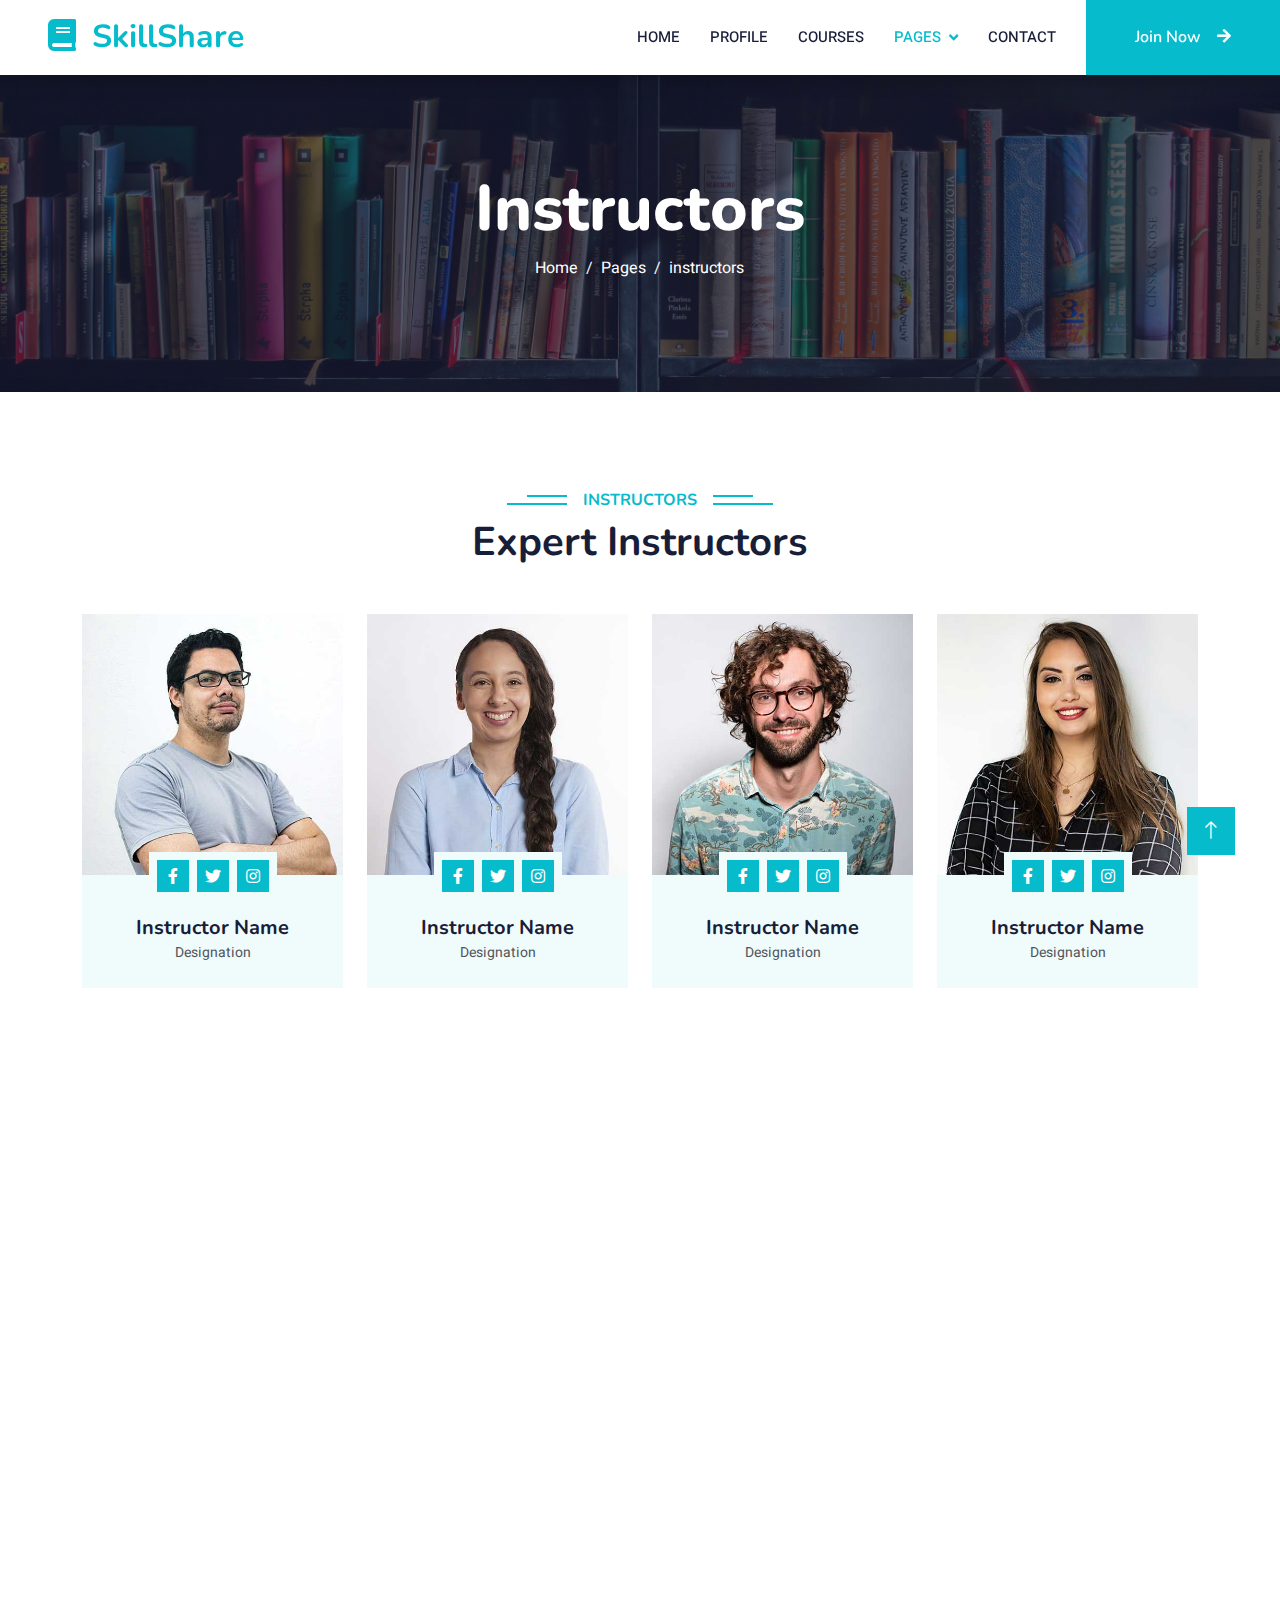
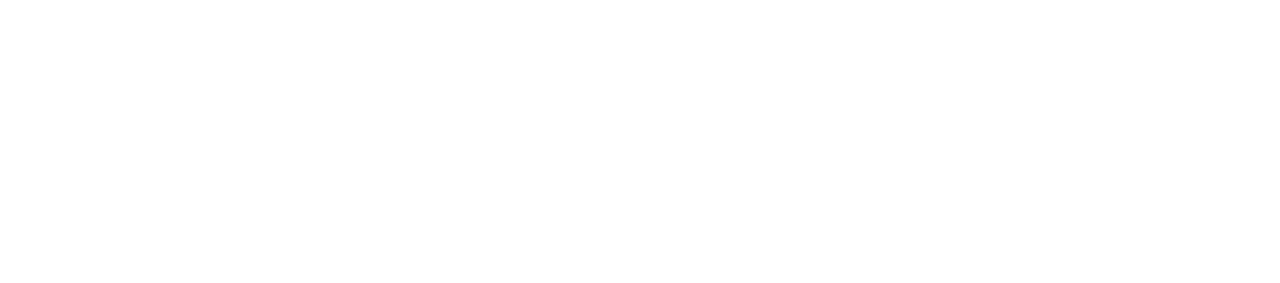
<file: instructors.html>
<!DOCTYPE html>
<html lang="en">

<head>
    <meta charset="utf-8">
    <title>SkillShare</title>
    <meta content="width=device-width, initial-scale=1.0" name="viewport">
    <meta content="" name="keywords">
    <meta content="" name="description">

    <!-- Favicon -->
    <link href="img/favicon.ico" rel="icon">

    <!-- Google Web Fonts -->
    <link rel="preconnect" href="https://fonts.googleapis.com">
    <link rel="preconnect" href="https://fonts.gstatic.com" crossorigin>
    <link href="https://fonts.googleapis.com/css2?family=Heebo:wght@400;500;600&family=Nunito:wght@600;700;800&display=swap" rel="stylesheet">

    <!-- Icon Font Stylesheet -->
    <link href="https://cdnjs.cloudflare.com/ajax/libs/font-awesome/5.10.0/css/all.min.css" rel="stylesheet">
    <link href="https://cdn.jsdelivr.net/npm/bootstrap-icons@1.4.1/font/bootstrap-icons.css" rel="stylesheet">

    <!-- Libraries Stylesheet -->
    <link href="lib/animate/animate.min.css" rel="stylesheet">
    <link href="lib/owlcarousel/assets/owl.carousel.min.css" rel="stylesheet">

    <!-- Customized Bootstrap Stylesheet -->
    <link href="css/bootstrap.min.css" rel="stylesheet">

    <!-- Template Stylesheet -->
    <link href="css/style.css" rel="stylesheet">
</head>

<body>
    <!-- Spinner Start -->
    <div id="spinner" class="show bg-white position-fixed translate-middle w-100 vh-100 top-50 start-50 d-flex align-items-center justify-content-center">
        <div class="spinner-border text-primary" style="width: 3rem; height: 3rem;" role="status">
            <span class="sr-only">Loading...</span>
        </div>
    </div>
    <!-- Spinner End -->


    <!-- Navbar Start -->
    <nav class="navbar navbar-expand-lg bg-white navbar-light shadow sticky-top p-0">
        <a href="index.html" class="navbar-brand d-flex align-items-center px-4 px-lg-5">
            <h2 class="m-0 text-primary"><i class="fa fa-book me-3"></i>SkillShare</h2>
        </a>
        <button type="button" class="navbar-toggler me-4" data-bs-toggle="collapse" data-bs-target="#navbarCollapse">
            <span class="navbar-toggler-icon"></span>
        </button>
        <div class="collapse navbar-collapse" id="navbarCollapse">
            <div class="navbar-nav ms-auto p-4 p-lg-0">
                <a href="index.html" class="nav-item nav-link">Home</a>
                <a href="profile.html" class="nav-item nav-link">Profile</a>
                <a href="courses.html" class="nav-item nav-link">Courses</a>
                <div class="nav-item dropdown">
                    <a href="#" class="nav-link dropdown-toggle active" data-bs-toggle="dropdown">Pages</a>
                    <div class="dropdown-menu fade-down m-0">
                        <a href="instructors.html" class="dropdown-item active">Instructors</a>
                        <a href="discussion.html" class="dropdown-item">Discussion</a>
                        <a href="404.html" class="dropdown-item">404 Page</a>
                    </div>
                </div>
                <a href="contact.html" class="nav-item nav-link">Contact</a>
            </div>
            <a href="login.html" class="btn btn-primary py-4 px-lg-5 d-none d-lg-block">Join Now<i class="fa fa-arrow-right ms-3"></i></a>
        </div>
    </nav>
    <!-- Navbar End -->


    <!-- Header Start -->
    <div class="container-fluid bg-primary py-5 mb-5 page-header">
        <div class="container py-5">
            <div class="row justify-content-center">
                <div class="col-lg-10 text-center">
                    <h1 class="display-3 text-white animated slideInDown">Instructors</h1>
                    <nav aria-label="breadcrumb">
                        <ol class="breadcrumb justify-content-center">
                            <li class="breadcrumb-item"><a class="text-white" href="#">Home</a></li>
                            <li class="breadcrumb-item"><a class="text-white" href="#">Pages</a></li>
                            <li class="breadcrumb-item text-white active" aria-current="page">instructors</li>
                        </ol>
                    </nav>
                </div>
            </div>
        </div>
    </div>
    <!-- Header End -->


    <!-- instructors Start -->
    <div class="container-xxl py-5">
        <div class="container">
            <div class="text-center wow fadeInUp" data-wow-delay="0.1s">
                <h6 class="section-title bg-white text-center text-primary px-3">Instructors</h6>
                <h1 class="mb-5">Expert Instructors</h1>
            </div>
            <div class="row g-4">
                <div class="col-lg-3 col-md-6 wow fadeInUp" data-wow-delay="0.1s">
                    <div class="team-item bg-light">
                        <div class="overflow-hidden">
                            <img class="img-fluid" src="img/team-1.jpg" alt="">
                        </div>
                        <div class="position-relative d-flex justify-content-center" style="margin-top: -23px;">
                            <div class="bg-light d-flex justify-content-center pt-2 px-1">
                                <a class="btn btn-sm-square btn-primary mx-1" href=""><i class="fab fa-facebook-f"></i></a>
                                <a class="btn btn-sm-square btn-primary mx-1" href=""><i class="fab fa-twitter"></i></a>
                                <a class="btn btn-sm-square btn-primary mx-1" href=""><i class="fab fa-instagram"></i></a>
                            </div>
                        </div>
                        <div class="text-center p-4">
                            <h5 class="mb-0">Instructor Name</h5>
                            <small>Designation</small>
                        </div>
                    </div>
                </div>
                <div class="col-lg-3 col-md-6 wow fadeInUp" data-wow-delay="0.3s">
                    <div class="team-item bg-light">
                        <div class="overflow-hidden">
                            <img class="img-fluid" src="img/team-2.jpg" alt="">
                        </div>
                        <div class="position-relative d-flex justify-content-center" style="margin-top: -23px;">
                            <div class="bg-light d-flex justify-content-center pt-2 px-1">
                                <a class="btn btn-sm-square btn-primary mx-1" href=""><i class="fab fa-facebook-f"></i></a>
                                <a class="btn btn-sm-square btn-primary mx-1" href=""><i class="fab fa-twitter"></i></a>
                                <a class="btn btn-sm-square btn-primary mx-1" href=""><i class="fab fa-instagram"></i></a>
                            </div>
                        </div>
                        <div class="text-center p-4">
                            <h5 class="mb-0">Instructor Name</h5>
                            <small>Designation</small>
                        </div>
                    </div>
                </div>
                <div class="col-lg-3 col-md-6 wow fadeInUp" data-wow-delay="0.5s">
                    <div class="team-item bg-light">
                        <div class="overflow-hidden">
                            <img class="img-fluid" src="img/team-3.jpg" alt="">
                        </div>
                        <div class="position-relative d-flex justify-content-center" style="margin-top: -23px;">
                            <div class="bg-light d-flex justify-content-center pt-2 px-1">
                                <a class="btn btn-sm-square btn-primary mx-1" href=""><i class="fab fa-facebook-f"></i></a>
                                <a class="btn btn-sm-square btn-primary mx-1" href=""><i class="fab fa-twitter"></i></a>
                                <a class="btn btn-sm-square btn-primary mx-1" href=""><i class="fab fa-instagram"></i></a>
                            </div>
                        </div>
                        <div class="text-center p-4">
                            <h5 class="mb-0">Instructor Name</h5>
                            <small>Designation</small>
                        </div>
                    </div>
                </div>
                <div class="col-lg-3 col-md-6 wow fadeInUp" data-wow-delay="0.7s">
                    <div class="team-item bg-light">
                        <div class="overflow-hidden">
                            <img class="img-fluid" src="img/team-4.jpg" alt="">
                        </div>
                        <div class="position-relative d-flex justify-content-center" style="margin-top: -23px;">
                            <div class="bg-light d-flex justify-content-center pt-2 px-1">
                                <a class="btn btn-sm-square btn-primary mx-1" href=""><i class="fab fa-facebook-f"></i></a>
                                <a class="btn btn-sm-square btn-primary mx-1" href=""><i class="fab fa-twitter"></i></a>
                                <a class="btn btn-sm-square btn-primary mx-1" href=""><i class="fab fa-instagram"></i></a>
                            </div>
                        </div>
                        <div class="text-center p-4">
                            <h5 class="mb-0">Instructor Name</h5>
                            <small>Designation</small>
                        </div>
                    </div>
                </div>
                <div class="col-lg-3 col-md-6 wow fadeInUp" data-wow-delay="0.1s">
                    <div class="team-item bg-light">
                        <div class="overflow-hidden">
                            <img class="img-fluid" src="img/team-2.jpg" alt="">
                        </div>
                        <div class="position-relative d-flex justify-content-center" style="margin-top: -23px;">
                            <div class="bg-light d-flex justify-content-center pt-2 px-1">
                                <a class="btn btn-sm-square btn-primary mx-1" href=""><i class="fab fa-facebook-f"></i></a>
                                <a class="btn btn-sm-square btn-primary mx-1" href=""><i class="fab fa-twitter"></i></a>
                                <a class="btn btn-sm-square btn-primary mx-1" href=""><i class="fab fa-instagram"></i></a>
                            </div>
                        </div>
                        <div class="text-center p-4">
                            <h5 class="mb-0">Instructor Name</h5>
                            <small>Designation</small>
                        </div>
                    </div>
                </div>
                <div class="col-lg-3 col-md-6 wow fadeInUp" data-wow-delay="0.3s">
                    <div class="team-item bg-light">
                        <div class="overflow-hidden">
                            <img class="img-fluid" src="img/team-3.jpg" alt="">
                        </div>
                        <div class="position-relative d-flex justify-content-center" style="margin-top: -23px;">
                            <div class="bg-light d-flex justify-content-center pt-2 px-1">
                                <a class="btn btn-sm-square btn-primary mx-1" href=""><i class="fab fa-facebook-f"></i></a>
                                <a class="btn btn-sm-square btn-primary mx-1" href=""><i class="fab fa-twitter"></i></a>
                                <a class="btn btn-sm-square btn-primary mx-1" href=""><i class="fab fa-instagram"></i></a>
                            </div>
                        </div>
                        <div class="text-center p-4">
                            <h5 class="mb-0">Instructor Name</h5>
                            <small>Designation</small>
                        </div>
                    </div>
                </div>
                <div class="col-lg-3 col-md-6 wow fadeInUp" data-wow-delay="0.5s">
                    <div class="team-item bg-light">
                        <div class="overflow-hidden">
                            <img class="img-fluid" src="img/team-4.jpg" alt="">
                        </div>
                        <div class="position-relative d-flex justify-content-center" style="margin-top: -23px;">
                            <div class="bg-light d-flex justify-content-center pt-2 px-1">
                                <a class="btn btn-sm-square btn-primary mx-1" href=""><i class="fab fa-facebook-f"></i></a>
                                <a class="btn btn-sm-square btn-primary mx-1" href=""><i class="fab fa-twitter"></i></a>
                                <a class="btn btn-sm-square btn-primary mx-1" href=""><i class="fab fa-instagram"></i></a>
                            </div>
                        </div>
                        <div class="text-center p-4">
                            <h5 class="mb-0">Instructor Name</h5>
                            <small>Designation</small>
                        </div>
                    </div>
                </div>
                <div class="col-lg-3 col-md-6 wow fadeInUp" data-wow-delay="0.7s">
                    <div class="team-item bg-light">
                        <div class="overflow-hidden">
                            <img class="img-fluid" src="img/team-1.jpg" alt="">
                        </div>
                        <div class="position-relative d-flex justify-content-center" style="margin-top: -23px;">
                            <div class="bg-light d-flex justify-content-center pt-2 px-1">
                                <a class="btn btn-sm-square btn-primary mx-1" href=""><i class="fab fa-facebook-f"></i></a>
                                <a class="btn btn-sm-square btn-primary mx-1" href=""><i class="fab fa-twitter"></i></a>
                                <a class="btn btn-sm-square btn-primary mx-1" href=""><i class="fab fa-instagram"></i></a>
                            </div>
                        </div>
                        <div class="text-center p-4">
                            <h5 class="mb-0">Instructor Name</h5>
                            <small>Designation</small>
                        </div>
                    </div>
                </div>
            </div>
        </div>
    </div>
    <!-- instructors End -->
        

    <!-- Footer Start -->
    <div class="container-fluid bg-dark text-light footer pt-5 mt-5 wow fadeIn" data-wow-delay="0.1s">
        <div class="container py-5">
            <div class="row g-5">
                <div class="col-lg-3 col-md-6">
                    <h4 class="text-white mb-3">Quick Link</h4>
                    <a class="btn btn-link" href="">Profile</a>
                    <a class="btn btn-link" href="contact.html">Contact Us</a>
                    <a class="btn btn-link" href="">FAQs & Help</a>
                </div>
                <div class="col-lg-3 col-md-6">
                    <h4 class="text-white mb-3">Contact</h4>
                    <p class="mb-2"><i class="fa fa-map-marker-alt me-3"></i>Lahore, Pakistan</p>
                    <p class="mb-2"><i class="fa fa-phone-alt me-3"></i>+92 300 1111111</p>
                    <p class="mb-2"><i class="fa fa-envelope me-3"></i>info@skillshare.com</p>
                    <div class="d-flex pt-2">
                        <a class="btn btn-outline-light btn-social" href=""><i class="fab fa-twitter"></i></a>
                        <a class="btn btn-outline-light btn-social" href=""><i class="fab fa-facebook-f"></i></a>
                        <a class="btn btn-outline-light btn-social" href=""><i class="fab fa-youtube"></i></a>
                        <a class="btn btn-outline-light btn-social" href=""><i class="fab fa-linkedin-in"></i></a>
                    </div>
                </div>
                <div class="col-lg-3 col-md-6">
                    <h4 class="text-white mb-3">Gallery</h4>
                    <div class="row g-2 pt-2">
                        <div class="col-4">
                            <img class="img-fluid bg-light p-1" src="img/course-1.jpg" alt="">
                        </div>
                        <div class="col-4">
                            <img class="img-fluid bg-light p-1" src="img/course-2.jpg" alt="">
                        </div>
                        <div class="col-4">
                            <img class="img-fluid bg-light p-1" src="img/course-3.jpg" alt="">
                        </div>
                        <div class="col-4">
                            <img class="img-fluid bg-light p-1" src="img/course-2.jpg" alt="">
                        </div>
                        <div class="col-4">
                            <img class="img-fluid bg-light p-1" src="img/course-3.jpg" alt="">
                        </div>
                        <div class="col-4">
                            <img class="img-fluid bg-light p-1" src="img/course-1.jpg" alt="">
                        </div>
                    </div>
                </div>
                <div class="col-lg-3 col-md-6">
                    <h4 class="text-white mb-3">Newsletter</h4>
                    <p>Enter your email to receive news and informations.</p>
                    <div class="position-relative mx-auto" style="max-width: 400px;">
                        <input class="form-control border-0 w-100 py-3 ps-4 pe-5" type="text" placeholder="Your email">
                        <button type="button" class="btn btn-primary py-2 position-absolute top-0 end-0 mt-2 me-2">SignUp</button>
                    </div>
                </div>
            </div>
        </div>
        <div class="container">
            <div class="copyright">
                <div class="row">
                    <div class="col-md-6 text-center text-md-start mb-3 mb-md-0">
                        &copy; <a class="border-bottom" href="#">SkillShare</a>, All Right Reserved.

                        <!--/*** This template is free as long as you keep the footer author’s credit link/attribution link/backlink. If you'd like to use the template without the footer author’s credit link/attribution link/backlink, you can purchase the Credit Removal License from "https://htmlcodex.com/credit-removal". Thank you for your support. ***/-->
                        <!-- Designed By <a class="border-bottom" href="https://htmlcodex.com">HTML Codex</a><br><br>
                        Distributed By <a class="border-bottom" href="https://themewagon.com">ThemeWagon</a> -->
                    </div>
                    <div class="col-md-6 text-center text-md-end">
                        <div class="footer-menu">
                            <a href="index.html">Home</a>
                            <a href="">Cookies</a>
                            <a href="">Help</a>
                        </div>
                    </div>
                </div>
            </div>
        </div>
    </div>
    <!-- Footer End -->


    <!-- Back to Top -->
    <a href="#" class="btn btn-lg btn-primary btn-lg-square back-to-top"><i class="bi bi-arrow-up"></i></a>


    <!-- JavaScript Libraries -->
    <script src="https://code.jquery.com/jquery-3.4.1.min.js"></script>
    <script src="https://cdn.jsdelivr.net/npm/bootstrap@5.0.0/dist/js/bootstrap.bundle.min.js"></script>
    <script src="lib/wow/wow.min.js"></script>
    <script src="lib/easing/easing.min.js"></script>
    <script src="lib/waypoints/waypoints.min.js"></script>
    <script src="lib/owlcarousel/owl.carousel.min.js"></script>

    <!-- Template Javascript -->
    <script src="js/main.js"></script>
</body>

</html>
</file>
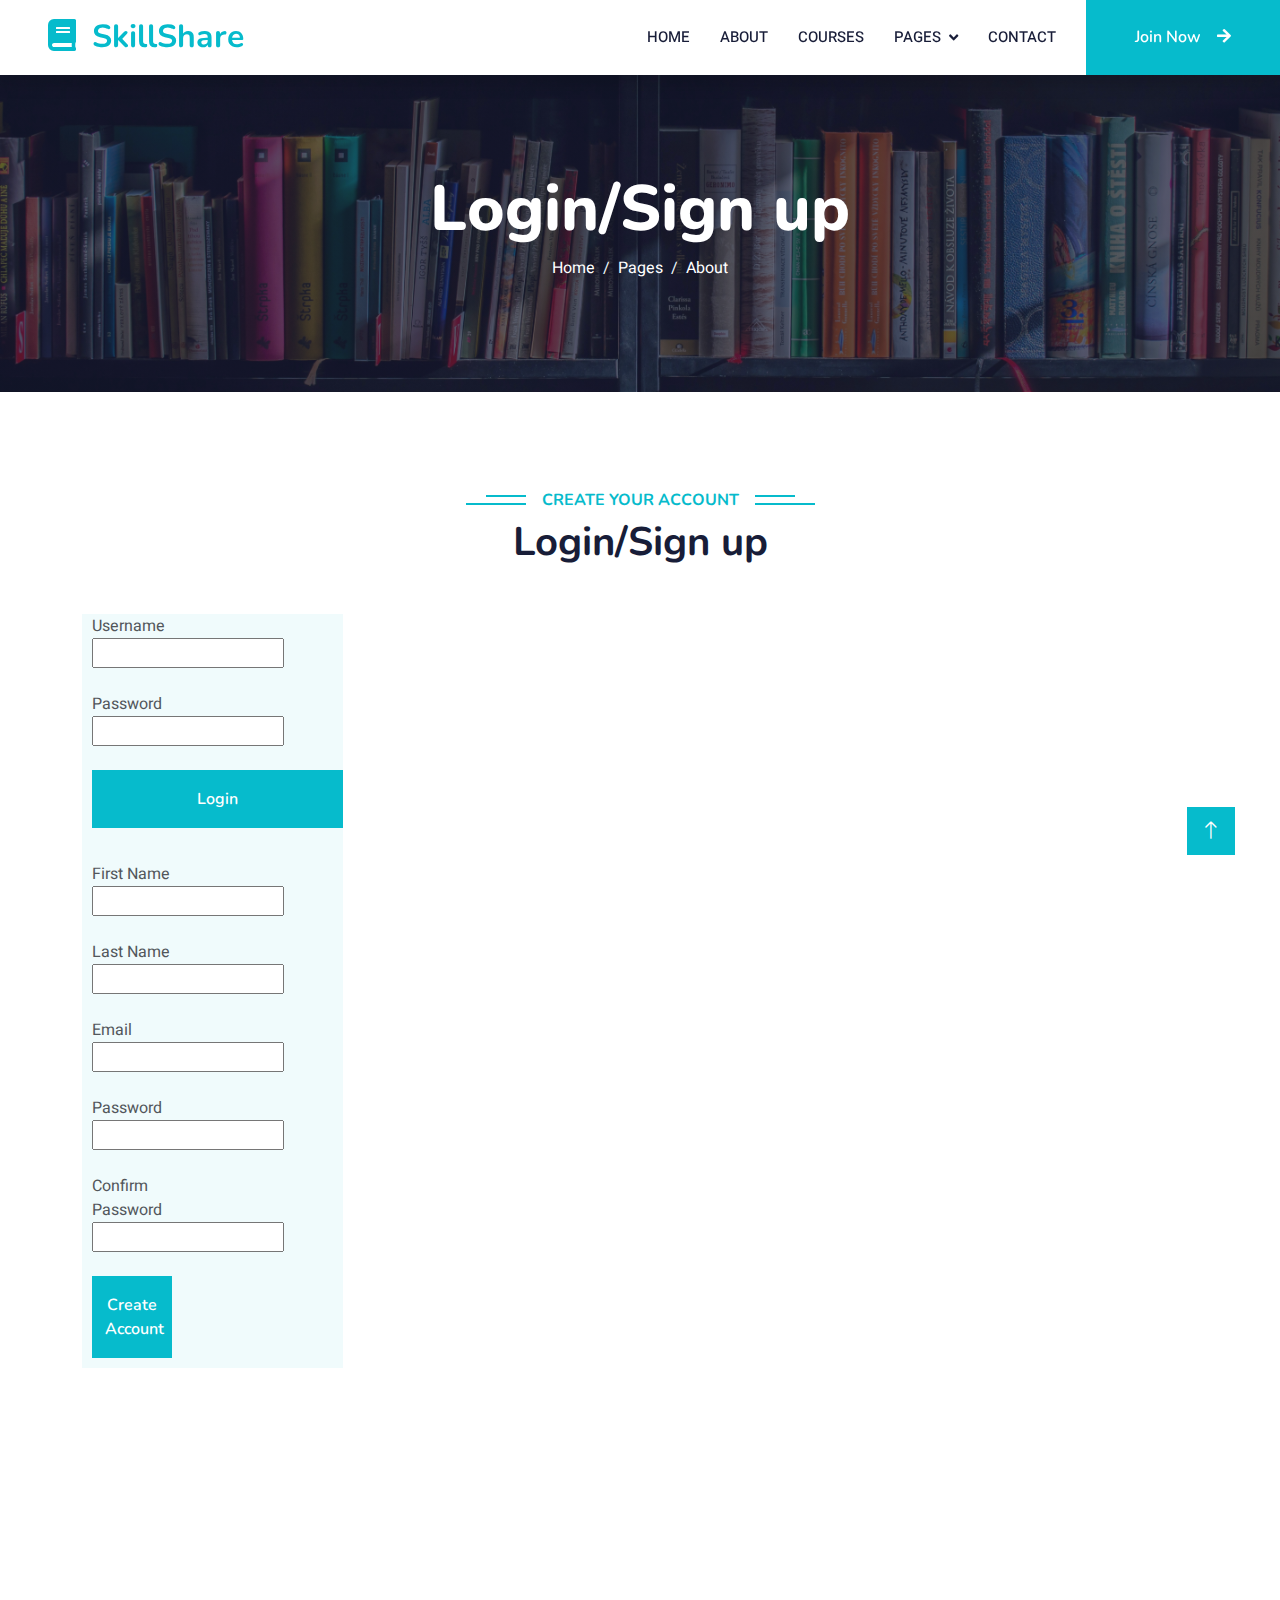
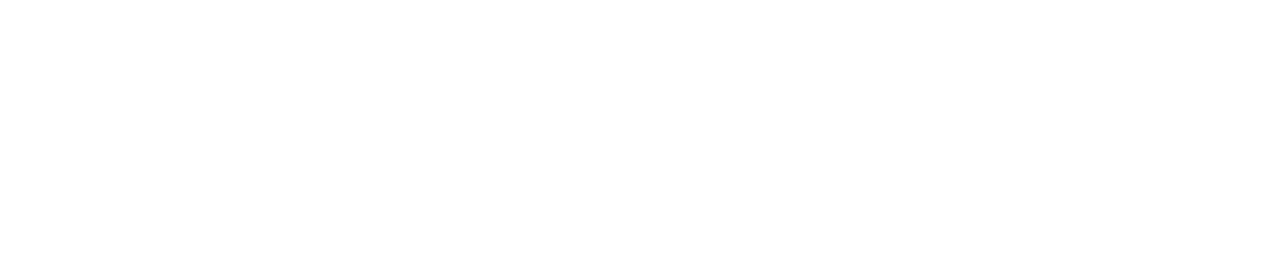
<file: login.html>
<!DOCTYPE html>
<html lang="en">

<head>
    <meta charset="utf-8">
    <title>SkillShare</title>
    <meta content="width=device-width, initial-scale=1.0" name="viewport">
    <meta content="" name="keywords">
    <meta content="" name="description">

    <!-- Favicon -->
    <link href="img/favicon.ico" rel="icon">

    <!-- Google Web Fonts -->
    <link rel="preconnect" href="https://fonts.googleapis.com">
    <link rel="preconnect" href="https://fonts.gstatic.com" crossorigin>
    <link href="https://fonts.googleapis.com/css2?family=Heebo:wght@400;500;600&family=Nunito:wght@600;700;800&display=swap" rel="stylesheet">

    <!-- Icon Font Stylesheet -->
    <link href="https://cdnjs.cloudflare.com/ajax/libs/font-awesome/5.10.0/css/all.min.css" rel="stylesheet">
    <link href="https://cdn.jsdelivr.net/npm/bootstrap-icons@1.4.1/font/bootstrap-icons.css" rel="stylesheet">

    <!-- Libraries Stylesheet -->
    <link href="lib/animate/animate.min.css" rel="stylesheet">
    <link href="lib/owlcarousel/assets/owl.carousel.min.css" rel="stylesheet">

    <!-- Customized Bootstrap Stylesheet -->
    <link href="css/bootstrap.min.css" rel="stylesheet">

    <!-- Template Stylesheet -->
    <link href="css/style.css" rel="stylesheet">
</head>

<body>
    <!-- Spinner Start -->
    <div id="spinner" class="show bg-white position-fixed translate-middle w-100 vh-100 top-50 start-50 d-flex align-items-center justify-content-center">
        <div class="spinner-border text-primary" style="width: 3rem; height: 3rem;" role="status">
            <span class="sr-only">Loading...</span>
        </div>
    </div>
    <!-- Spinner End -->


    <!-- Navbar Start -->
    <nav class="navbar navbar-expand-lg bg-white navbar-light shadow sticky-top p-0">
        <a href="index.html" class="navbar-brand d-flex align-items-center px-4 px-lg-5">
            <h2 class="m-0 text-primary"><i class="fa fa-book me-3"></i>SkillShare</h2>
        </a>
        <button type="button" class="navbar-toggler me-4" data-bs-toggle="collapse" data-bs-target="#navbarCollapse">
            <span class="navbar-toggler-icon"></span>
        </button>
        <div class="collapse navbar-collapse" id="navbarCollapse">
            <div class="navbar-nav ms-auto p-4 p-lg-0">
                <a href="index.html" class="nav-item nav-link">Home</a>
                <a href="about.html" class="nav-item nav-link">About</a>
                <a href="courses.html" class="nav-item nav-link">Courses</a>
                <div class="nav-item dropdown">
                    <a href="#" class="nav-link dropdown-toggle" data-bs-toggle="dropdown">Pages</a>
                    <div class="dropdown-menu fade-down m-0">
                        <a href="team.html" class="dropdown-item">Our Team</a>
                        <a href="testimonial.html" class="dropdown-item">Testimonial</a>
                        <a href="404.html" class="dropdown-item">404 Page</a>
                    </div>
                </div>
                <a href="contact.html" class="nav-item nav-link">Contact</a>
            </div>
            <a href="" class="btn btn-primary py-4 px-lg-5 d-none d-lg-block">Join Now<i class="fa fa-arrow-right ms-3"></i></a>
        </div>
    </nav>
    <!-- Navbar End -->


    <!-- Header Start -->
    <div class="container-fluid bg-primary py-5 mb-5 page-header">
        <div class="container py-5">
            <div class="row justify-content-center">
                <div class="col-lg-10 text-center">
                    <h1 class="display-3 text-white animated slideInDown">Login/Sign up</h1>
                    <nav aria-label="breadcrumb">
                        <ol class="breadcrumb justify-content-center">
                            <li class="breadcrumb-item"><a class="text-white" href="#">Home</a></li>
                            <li class="breadcrumb-item"><a class="text-white" href="#">Pages</a></li>
                            <li class="breadcrumb-item text-white active" aria-current="page">About</li>
                        </ol>
                    </nav>
                </div>
            </div>
        </div>
    </div>
    <!-- Header End -->

    <!-- Team Start -->
    <div class="container-xxl py-5">
        <div class="container">
            <div class="text-center wow fadeInUp" data-wow-delay="0.1s">
                <h6 class="section-title bg-white text-center text-primary px-3">Create your account</h6>
                <h1 class="mb-5">Login/Sign up</h1>
            </div>
            <div class="row g-4">
                <div class="col-lg-3 col-md-6 wow fadeInUp" data-wow-delay="0.1s" style="display: flexbox; align-items: center; flex-direction: row; justify-content: center;">
                    <div class="team-item bg-light" style="display: flexbox; align-items: center; flex-direction: row; justify-content: center;">
                        <div class="overflow-hidden">
                            <div style="padding-left: 10px;">
                                <form>
                                    <form action="/action_page.php">
                                        <label for="Uname">Username</label>
                                        <input type="email" id="Uname" name="Uname"><br><br>
                                        <label for="Password">Password</label>
                                        <input type="password" id="password" name="password"><br><br>
                                    </form>                   
                                    <div class="col-12">
                                        <button class="btn btn-primary w-100 py-3" type="submit">Login</button>
                                    </div>
                                </form>
                            </div>      
                            <br>
                            <form>
                                <div style="padding: 10px ;">
                                       <div class="col-lg-4 col-md-12 wow fadeInUp" data-wow-delay="0.5s">
                                        <form action="/action_page.php">
                                           <label for="fname">First Name</label>
                                           <input type="text" id="fname" name="fname"><br><br>
                                           <label for="text">Last Name</label>
                                           <input type="text" id="lname" name="lname"><br><br>
                                           <label for="fname">Email</label>
                                           <input type="email" id="email" name="email"><br><br>
                                           <label for="fname">Password </label>
                                           <input type="password" id="password" name="password"><br><br>
                                           <label for="fname">Confirm Password</label>
                                           <input type="password" id="password" name="password"><br><br>
                       
                                        </form>                   
                                           <div class="col-12">
                                               <button class="btn btn-primary w-100 py-3" type="submit">Create Account</button>
                                           </div>
                                       </div>
                                   </form>
                                </div>
                                       
                                   </div>
                               </div>
                           </div>
                           </div>


                    </div>
                </div>
            </div>
        </div>
    </div>
    <!-- Team End -->
        

    <!-- Footer Start -->
    <div class="container-fluid bg-dark text-light footer pt-5 mt-5 wow fadeIn" data-wow-delay="0.1s">
        <div class="container py-5">
            <div class="row g-5">
                <div class="col-lg-3 col-md-6">
                    <h4 class="text-white mb-3">Quick Link</h4>
                    <a class="btn btn-link" href="">About Us</a>
                    <a class="btn btn-link" href="contact.html">Contact Us</a>
                    <a class="btn btn-link" href="">FAQs & Help</a>
                </div>
                <div class="col-lg-3 col-md-6">
                    <h4 class="text-white mb-3">Contact</h4>
                    <p class="mb-2"><i class="fa fa-map-marker-alt me-3"></i>Lahore, Pakistan</p>
                    <p class="mb-2"><i class="fa fa-phone-alt me-3"></i>+92 300 1111111</p>
                    <p class="mb-2"><i class="fa fa-envelope me-3"></i>info@skillshare.com</p>
                    <div class="d-flex pt-2">
                        <a class="btn btn-outline-light btn-social" href=""><i class="fab fa-twitter"></i></a>
                        <a class="btn btn-outline-light btn-social" href=""><i class="fab fa-facebook-f"></i></a>
                        <a class="btn btn-outline-light btn-social" href=""><i class="fab fa-youtube"></i></a>
                        <a class="btn btn-outline-light btn-social" href=""><i class="fab fa-linkedin-in"></i></a>
                    </div>
                </div>
                <div class="col-lg-3 col-md-6">
                    <h4 class="text-white mb-3">Gallery</h4>
                    <div class="row g-2 pt-2">
                        <div class="col-4">
                            <img class="img-fluid bg-light p-1" src="img/course-1.jpg" alt="">
                        </div>
                        <div class="col-4">
                            <img class="img-fluid bg-light p-1" src="img/course-2.jpg" alt="">
                        </div>
                        <div class="col-4">
                            <img class="img-fluid bg-light p-1" src="img/course-3.jpg" alt="">
                        </div>
                        <div class="col-4">
                            <img class="img-fluid bg-light p-1" src="img/course-2.jpg" alt="">
                        </div>
                        <div class="col-4">
                            <img class="img-fluid bg-light p-1" src="img/course-3.jpg" alt="">
                        </div>
                        <div class="col-4">
                            <img class="img-fluid bg-light p-1" src="img/course-1.jpg" alt="">
                        </div>
                    </div>
                </div>
                <div class="col-lg-3 col-md-6">
                    <h4 class="text-white mb-3">Newsletter</h4>
                    <p>Enter your email to receive news and informations.</p>
                    <div class="position-relative mx-auto" style="max-width: 400px;">
                        <input class="form-control border-0 w-100 py-3 ps-4 pe-5" type="text" placeholder="Your email">
                        <button type="button" class="btn btn-primary py-2 position-absolute top-0 end-0 mt-2 me-2">SignUp</button>
                    </div>
                </div>
            </div>
        </div>
        <div class="container">
            <div class="copyright">
                <div class="row">
                    <div class="col-md-6 text-center text-md-start mb-3 mb-md-0">
                        &copy; <a class="border-bottom" href="#">SkillShare</a>, All Right Reserved.

                        <!--/*** This template is free as long as you keep the footer author’s credit link/attribution link/backlink. If you'd like to use the template without the footer author’s credit link/attribution link/backlink, you can purchase the Credit Removal License from "https://htmlcodex.com/credit-removal". Thank you for your support. ***/-->
                        <!-- Designed By <a class="border-bottom" href="https://htmlcodex.com">HTML Codex</a><br><br>
                        Distributed By <a class="border-bottom" href="https://themewagon.com">ThemeWagon</a> -->
                    </div>
                    <div class="col-md-6 text-center text-md-end">
                        <div class="footer-menu">
                            <a href="index.html">Home</a>
                            <a href="">Cookies</a>
                            <a href="">Help</a>
                        </div>
                    </div>
                </div>
            </div>
        </div>
    </div>
    <!-- Footer End -->


    <!-- Back to Top -->
    <a href="#" class="btn btn-lg btn-primary btn-lg-square back-to-top"><i class="bi bi-arrow-up"></i></a>


    <!-- JavaScript Libraries -->
    <script src="https://code.jquery.com/jquery-3.4.1.min.js"></script>
    <script src="https://cdn.jsdelivr.net/npm/bootstrap@5.0.0/dist/js/bootstrap.bundle.min.js"></script>
    <script src="lib/wow/wow.min.js"></script>
    <script src="lib/easing/easing.min.js"></script>
    <script src="lib/waypoints/waypoints.min.js"></script>
    <script src="lib/owlcarousel/owl.carousel.min.js"></script>

    <!-- Template Javascript -->
    <script src="js/main.js"></script>
</body>

</html>
</file>
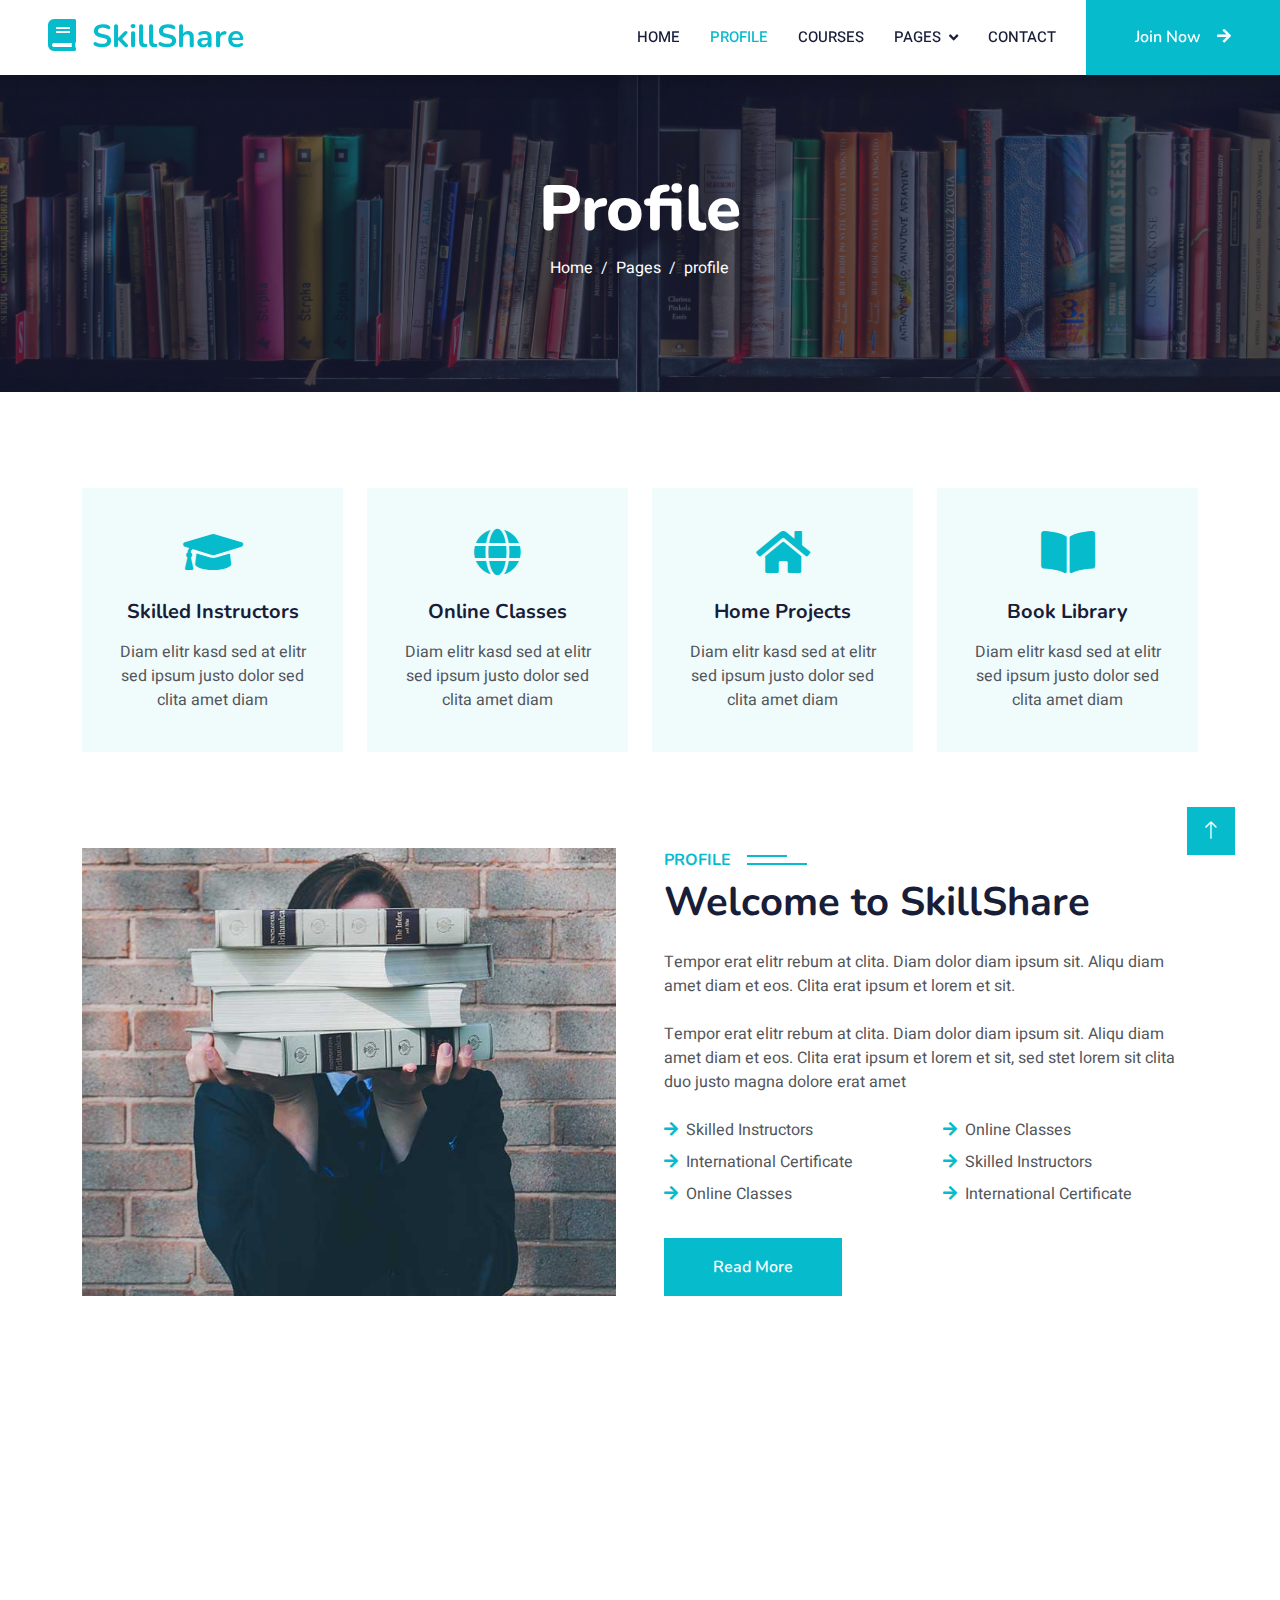
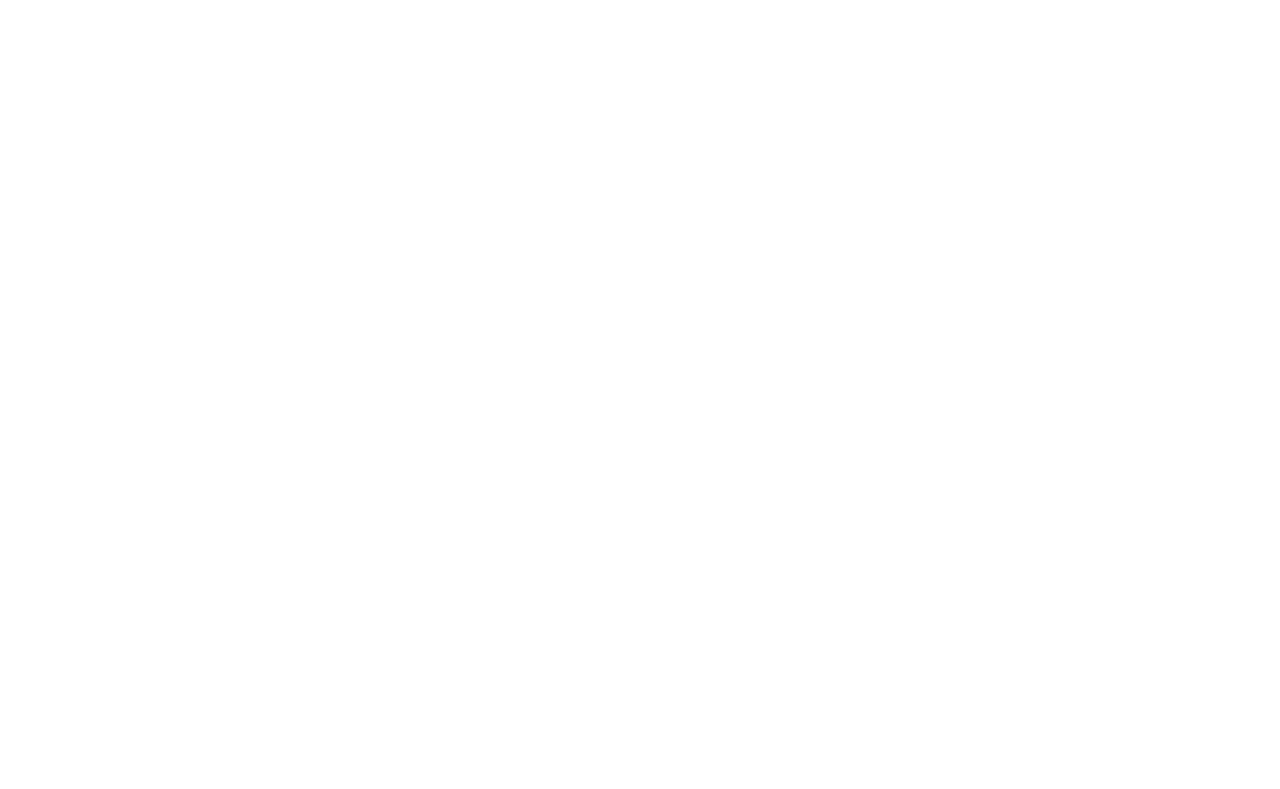
<file: profile.html>
<!DOCTYPE html>
<html lang="en">

<head>
    <meta charset="utf-8">
    <title>SkillShare</title>
    <meta content="width=device-width, initial-scale=1.0" name="viewport">
    <meta content="" name="keywords">
    <meta content="" name="description">

    <!-- Favicon -->
    <link href="img/favicon.ico" rel="icon">

    <!-- Google Web Fonts -->
    <link rel="preconnect" href="https://fonts.googleapis.com">
    <link rel="preconnect" href="https://fonts.gstatic.com" crossorigin>
    <link href="https://fonts.googleapis.com/css2?family=Heebo:wght@400;500;600&family=Nunito:wght@600;700;800&display=swap" rel="stylesheet">

    <!-- Icon Font Stylesheet -->
    <link href="https://cdnjs.cloudflare.com/ajax/libs/font-awesome/5.10.0/css/all.min.css" rel="stylesheet">
    <link href="https://cdn.jsdelivr.net/npm/bootstrap-icons@1.4.1/font/bootstrap-icons.css" rel="stylesheet">

    <!-- Libraries Stylesheet -->
    <link href="lib/animate/animate.min.css" rel="stylesheet">
    <link href="lib/owlcarousel/assets/owl.carousel.min.css" rel="stylesheet">

    <!-- Customized Bootstrap Stylesheet -->
    <link href="css/bootstrap.min.css" rel="stylesheet">

    <!-- Template Stylesheet -->
    <link href="css/style.css" rel="stylesheet">
</head>

<body>
    <!-- Spinner Start -->
    <div id="spinner" class="show bg-white position-fixed translate-middle w-100 vh-100 top-50 start-50 d-flex align-items-center justify-content-center">
        <div class="spinner-border text-primary" style="width: 3rem; height: 3rem;" role="status">
            <span class="sr-only">Loading...</span>
        </div>
    </div>
    <!-- Spinner End -->


    <!-- Navbar Start -->
    <nav class="navbar navbar-expand-lg bg-white navbar-light shadow sticky-top p-0">
        <a href="index.html" class="navbar-brand d-flex align-items-center px-4 px-lg-5">
            <h2 class="m-0 text-primary"><i class="fa fa-book me-3"></i>SkillShare</h2>
        </a>
        <button type="button" class="navbar-toggler me-4" data-bs-toggle="collapse" data-bs-target="#navbarCollapse">
            <span class="navbar-toggler-icon"></span>
        </button>
        <div class="collapse navbar-collapse" id="navbarCollapse">
            <div class="navbar-nav ms-auto p-4 p-lg-0">
                <a href="index.html" class="nav-item nav-link">Home</a>
                <a href="profile.html" class="nav-item nav-link active">profile</a>
                <a href="courses.html" class="nav-item nav-link">Courses</a>
                <div class="nav-item dropdown">
                    <a href="#" class="nav-link dropdown-toggle" data-bs-toggle="dropdown">Pages</a>
                    <div class="dropdown-menu fade-down m-0">
                        <a href="instructors.html" class="dropdown-item">Instructors</a>
                        <a href="discussion.html" class="dropdown-item">Discussion</a>
                        <a href="404.html" class="dropdown-item">404 Page</a>
                    </div>
                </div>
                <a href="contact.html" class="nav-item nav-link">Contact</a>
            </div>
            <a href="login.html" class="btn btn-primary py-4 px-lg-5 d-none d-lg-block">Join Now<i class="fa fa-arrow-right ms-3"></i></a>
        </div>
    </nav>
    <!-- Navbar End -->


    <!-- Header Start -->
    <div class="container-fluid bg-primary py-5 mb-5 page-header">
        <div class="container py-5">
            <div class="row justify-content-center">
                <div class="col-lg-10 text-center">
                    <h1 class="display-3 text-white animated slideInDown">Profile</h1>
                    <nav aria-label="breadcrumb">
                        <ol class="breadcrumb justify-content-center">
                            <li class="breadcrumb-item"><a class="text-white" href="#">Home</a></li>
                            <li class="breadcrumb-item"><a class="text-white" href="#">Pages</a></li>
                            <li class="breadcrumb-item text-white active" aria-current="page">profile</li>
                        </ol>
                    </nav>
                </div>
            </div>
        </div>
    </div>
    <!-- Header End -->


    <!-- Service Start -->
    <div class="container-xxl py-5">
        <div class="container">
            <div class="row g-4">
                <div class="col-lg-3 col-sm-6 wow fadeInUp" data-wow-delay="0.1s">
                    <div class="service-item text-center pt-3">
                        <div class="p-4">
                            <i class="fa fa-3x fa-graduation-cap text-primary mb-4"></i>
                            <h5 class="mb-3">Skilled Instructors</h5>
                            <p>Diam elitr kasd sed at elitr sed ipsum justo dolor sed clita amet diam</p>
                        </div>
                    </div>
                </div>
                <div class="col-lg-3 col-sm-6 wow fadeInUp" data-wow-delay="0.3s">
                    <div class="service-item text-center pt-3">
                        <div class="p-4">
                            <i class="fa fa-3x fa-globe text-primary mb-4"></i>
                            <h5 class="mb-3">Online Classes</h5>
                            <p>Diam elitr kasd sed at elitr sed ipsum justo dolor sed clita amet diam</p>
                        </div>
                    </div>
                </div>
                <div class="col-lg-3 col-sm-6 wow fadeInUp" data-wow-delay="0.5s">
                    <div class="service-item text-center pt-3">
                        <div class="p-4">
                            <i class="fa fa-3x fa-home text-primary mb-4"></i>
                            <h5 class="mb-3">Home Projects</h5>
                            <p>Diam elitr kasd sed at elitr sed ipsum justo dolor sed clita amet diam</p>
                        </div>
                    </div>
                </div>
                <div class="col-lg-3 col-sm-6 wow fadeInUp" data-wow-delay="0.7s">
                    <div class="service-item text-center pt-3">
                        <div class="p-4">
                            <i class="fa fa-3x fa-book-open text-primary mb-4"></i>
                            <h5 class="mb-3">Book Library</h5>
                            <p>Diam elitr kasd sed at elitr sed ipsum justo dolor sed clita amet diam</p>
                        </div>
                    </div>
                </div>
            </div>
        </div>
    </div>
    <!-- Service End -->


    <!-- profile Start -->
    <div class="container-xxl py-5">
        <div class="container">
            <div class="row g-5">
                <div class="col-lg-6 wow fadeInUp" data-wow-delay="0.1s" style="min-height: 400px;">
                    <div class="position-relative h-100">
                        <img class="img-fluid position-absolute w-100 h-100" src="img/about.jpg" alt="" style="object-fit: cover;">
                    </div>
                </div>
                <div class="col-lg-6 wow fadeInUp" data-wow-delay="0.3s">
                    <h6 class="section-title bg-white text-start text-primary pe-3">Profile</h6>
                    <h1 class="mb-4">Welcome to SkillShare</h1>
                    <p class="mb-4">Tempor erat elitr rebum at clita. Diam dolor diam ipsum sit. Aliqu diam amet diam et eos. Clita erat ipsum et lorem et sit.</p>
                    <p class="mb-4">Tempor erat elitr rebum at clita. Diam dolor diam ipsum sit. Aliqu diam amet diam et eos. Clita erat ipsum et lorem et sit, sed stet lorem sit clita duo justo magna dolore erat amet</p>
                    <div class="row gy-2 gx-4 mb-4">
                        <div class="col-sm-6">
                            <p class="mb-0"><i class="fa fa-arrow-right text-primary me-2"></i>Skilled Instructors</p>
                        </div>
                        <div class="col-sm-6">
                            <p class="mb-0"><i class="fa fa-arrow-right text-primary me-2"></i>Online Classes</p>
                        </div>
                        <div class="col-sm-6">
                            <p class="mb-0"><i class="fa fa-arrow-right text-primary me-2"></i>International Certificate</p>
                        </div>
                        <div class="col-sm-6">
                            <p class="mb-0"><i class="fa fa-arrow-right text-primary me-2"></i>Skilled Instructors</p>
                        </div>
                        <div class="col-sm-6">
                            <p class="mb-0"><i class="fa fa-arrow-right text-primary me-2"></i>Online Classes</p>
                        </div>
                        <div class="col-sm-6">
                            <p class="mb-0"><i class="fa fa-arrow-right text-primary me-2"></i>International Certificate</p>
                        </div>
                    </div>
                    <a class="btn btn-primary py-3 px-5 mt-2" href="">Read More</a>
                </div>
            </div>
        </div>
    </div>
    <!-- profile End -->


    <!-- instructors Start -->
    <div class="container-xxl py-5">
        <div class="container">
            <div class="text-center wow fadeInUp" data-wow-delay="0.1s">
                <h6 class="section-title bg-white text-center text-primary px-3">Instructors</h6>
                <h1 class="mb-5">Expert Instructors</h1>
            </div>
            <div class="row g-4">
                <div class="col-lg-3 col-md-6 wow fadeInUp" data-wow-delay="0.1s">
                    <div class="team-item bg-light">
                        <div class="overflow-hidden">
                            <img class="img-fluid" src="img/team-1.jpg" alt="">
                        </div>
                        <div class="position-relative d-flex justify-content-center" style="margin-top: -23px;">
                            <div class="bg-light d-flex justify-content-center pt-2 px-1">
                                <a class="btn btn-sm-square btn-primary mx-1" href=""><i class="fab fa-facebook-f"></i></a>
                                <a class="btn btn-sm-square btn-primary mx-1" href=""><i class="fab fa-twitter"></i></a>
                                <a class="btn btn-sm-square btn-primary mx-1" href=""><i class="fab fa-instagram"></i></a>
                            </div>
                        </div>
                        <div class="text-center p-4">
                            <h5 class="mb-0">Instructor Name</h5>
                            <small>Designation</small>
                        </div>
                    </div>
                </div>
                <div class="col-lg-3 col-md-6 wow fadeInUp" data-wow-delay="0.3s">
                    <div class="team-item bg-light">
                        <div class="overflow-hidden">
                            <img class="img-fluid" src="img/team-2.jpg" alt="">
                        </div>
                        <div class="position-relative d-flex justify-content-center" style="margin-top: -23px;">
                            <div class="bg-light d-flex justify-content-center pt-2 px-1">
                                <a class="btn btn-sm-square btn-primary mx-1" href=""><i class="fab fa-facebook-f"></i></a>
                                <a class="btn btn-sm-square btn-primary mx-1" href=""><i class="fab fa-twitter"></i></a>
                                <a class="btn btn-sm-square btn-primary mx-1" href=""><i class="fab fa-instagram"></i></a>
                            </div>
                        </div>
                        <div class="text-center p-4">
                            <h5 class="mb-0">Instructor Name</h5>
                            <small>Designation</small>
                        </div>
                    </div>
                </div>
                <div class="col-lg-3 col-md-6 wow fadeInUp" data-wow-delay="0.5s">
                    <div class="team-item bg-light">
                        <div class="overflow-hidden">
                            <img class="img-fluid" src="img/team-3.jpg" alt="">
                        </div>
                        <div class="position-relative d-flex justify-content-center" style="margin-top: -23px;">
                            <div class="bg-light d-flex justify-content-center pt-2 px-1">
                                <a class="btn btn-sm-square btn-primary mx-1" href=""><i class="fab fa-facebook-f"></i></a>
                                <a class="btn btn-sm-square btn-primary mx-1" href=""><i class="fab fa-twitter"></i></a>
                                <a class="btn btn-sm-square btn-primary mx-1" href=""><i class="fab fa-instagram"></i></a>
                            </div>
                        </div>
                        <div class="text-center p-4">
                            <h5 class="mb-0">Instructor Name</h5>
                            <small>Designation</small>
                        </div>
                    </div>
                </div>
                <div class="col-lg-3 col-md-6 wow fadeInUp" data-wow-delay="0.7s">
                    <div class="team-item bg-light">
                        <div class="overflow-hidden">
                            <img class="img-fluid" src="img/team-4.jpg" alt="">
                        </div>
                        <div class="position-relative d-flex justify-content-center" style="margin-top: -23px;">
                            <div class="bg-light d-flex justify-content-center pt-2 px-1">
                                <a class="btn btn-sm-square btn-primary mx-1" href=""><i class="fab fa-facebook-f"></i></a>
                                <a class="btn btn-sm-square btn-primary mx-1" href=""><i class="fab fa-twitter"></i></a>
                                <a class="btn btn-sm-square btn-primary mx-1" href=""><i class="fab fa-instagram"></i></a>
                            </div>
                        </div>
                        <div class="text-center p-4">
                            <h5 class="mb-0">Instructor Name</h5>
                            <small>Designation</small>
                        </div>
                    </div>
                </div>
            </div>
        </div>
    </div>
    <!-- instructors End -->
        

     <!-- Footer Start -->
     <div class="container-fluid bg-dark text-light footer pt-5 mt-5 wow fadeIn" data-wow-delay="0.1s">
        <div class="container py-5">
            <div class="row g-5">
                <div class="col-lg-3 col-md-6">
                    <h4 class="text-white mb-3">Quick Link</h4>
                    <a class="btn btn-link" href="">Profile</a>
                    <a class="btn btn-link" href="contact.html">Contact Us</a>
                    <a class="btn btn-link" href="">FAQs & Help</a>
                </div>
                <div class="col-lg-3 col-md-6">
                    <h4 class="text-white mb-3">Contact</h4>
                    <p class="mb-2"><i class="fa fa-map-marker-alt me-3"></i>Lahore, Pakistan</p>
                    <p class="mb-2"><i class="fa fa-phone-alt me-3"></i>+92 300 1111111</p>
                    <p class="mb-2"><i class="fa fa-envelope me-3"></i>info@skillshare.com</p>
                    <div class="d-flex pt-2">
                        <a class="btn btn-outline-light btn-social" href=""><i class="fab fa-twitter"></i></a>
                        <a class="btn btn-outline-light btn-social" href=""><i class="fab fa-facebook-f"></i></a>
                        <a class="btn btn-outline-light btn-social" href=""><i class="fab fa-youtube"></i></a>
                        <a class="btn btn-outline-light btn-social" href=""><i class="fab fa-linkedin-in"></i></a>
                    </div>
                </div>
                <div class="col-lg-3 col-md-6">
                    <h4 class="text-white mb-3">Gallery</h4>
                    <div class="row g-2 pt-2">
                        <div class="col-4">
                            <img class="img-fluid bg-light p-1" src="img/course-1.jpg" alt="">
                        </div>
                        <div class="col-4">
                            <img class="img-fluid bg-light p-1" src="img/course-2.jpg" alt="">
                        </div>
                        <div class="col-4">
                            <img class="img-fluid bg-light p-1" src="img/course-3.jpg" alt="">
                        </div>
                        <div class="col-4">
                            <img class="img-fluid bg-light p-1" src="img/course-2.jpg" alt="">
                        </div>
                        <div class="col-4">
                            <img class="img-fluid bg-light p-1" src="img/course-3.jpg" alt="">
                        </div>
                        <div class="col-4">
                            <img class="img-fluid bg-light p-1" src="img/course-1.jpg" alt="">
                        </div>
                    </div>
                </div>
                <div class="col-lg-3 col-md-6">
                    <h4 class="text-white mb-3">Newsletter</h4>
                    <p>Enter your email to receive news and informations.</p>
                    <div class="position-relative mx-auto" style="max-width: 400px;">
                        <input class="form-control border-0 w-100 py-3 ps-4 pe-5" type="text" placeholder="Your email">
                        <button type="button" class="btn btn-primary py-2 position-absolute top-0 end-0 mt-2 me-2">SignUp</button>
                    </div>
                </div>
            </div>
        </div>
        <div class="container">
            <div class="copyright">
                <div class="row">
                    <div class="col-md-6 text-center text-md-start mb-3 mb-md-0">
                        &copy; <a class="border-bottom" href="#">SkillShare</a>, All Right Reserved.

                        <!--/*** This template is free as long as you keep the footer author’s credit link/attribution link/backlink. If you'd like to use the template without the footer author’s credit link/attribution link/backlink, you can purchase the Credit Removal License from "https://htmlcodex.com/credit-removal". Thank you for your support. ***/-->
                        <!-- Designed By <a class="border-bottom" href="https://htmlcodex.com">HTML Codex</a><br><br>
                        Distributed By <a class="border-bottom" href="https://themewagon.com">ThemeWagon</a> -->
                    </div>
                    <div class="col-md-6 text-center text-md-end">
                        <div class="footer-menu">
                            <a href="index.html">Home</a>
                            <a href="">Cookies</a>
                            <a href="">Help</a>
                        </div>
                    </div>
                </div>
            </div>
        </div>
    </div>
    <!-- Footer End -->


    <!-- Back to Top -->
    <a href="#" class="btn btn-lg btn-primary btn-lg-square back-to-top"><i class="bi bi-arrow-up"></i></a>


    <!-- JavaScript Libraries -->
    <script src="https://code.jquery.com/jquery-3.4.1.min.js"></script>
    <script src="https://cdn.jsdelivr.net/npm/bootstrap@5.0.0/dist/js/bootstrap.bundle.min.js"></script>
    <script src="lib/wow/wow.min.js"></script>
    <script src="lib/easing/easing.min.js"></script>
    <script src="lib/waypoints/waypoints.min.js"></script>
    <script src="lib/owlcarousel/owl.carousel.min.js"></script>

    <!-- Template Javascript -->
    <script src="js/main.js"></script>
</body>

</html>
</file>
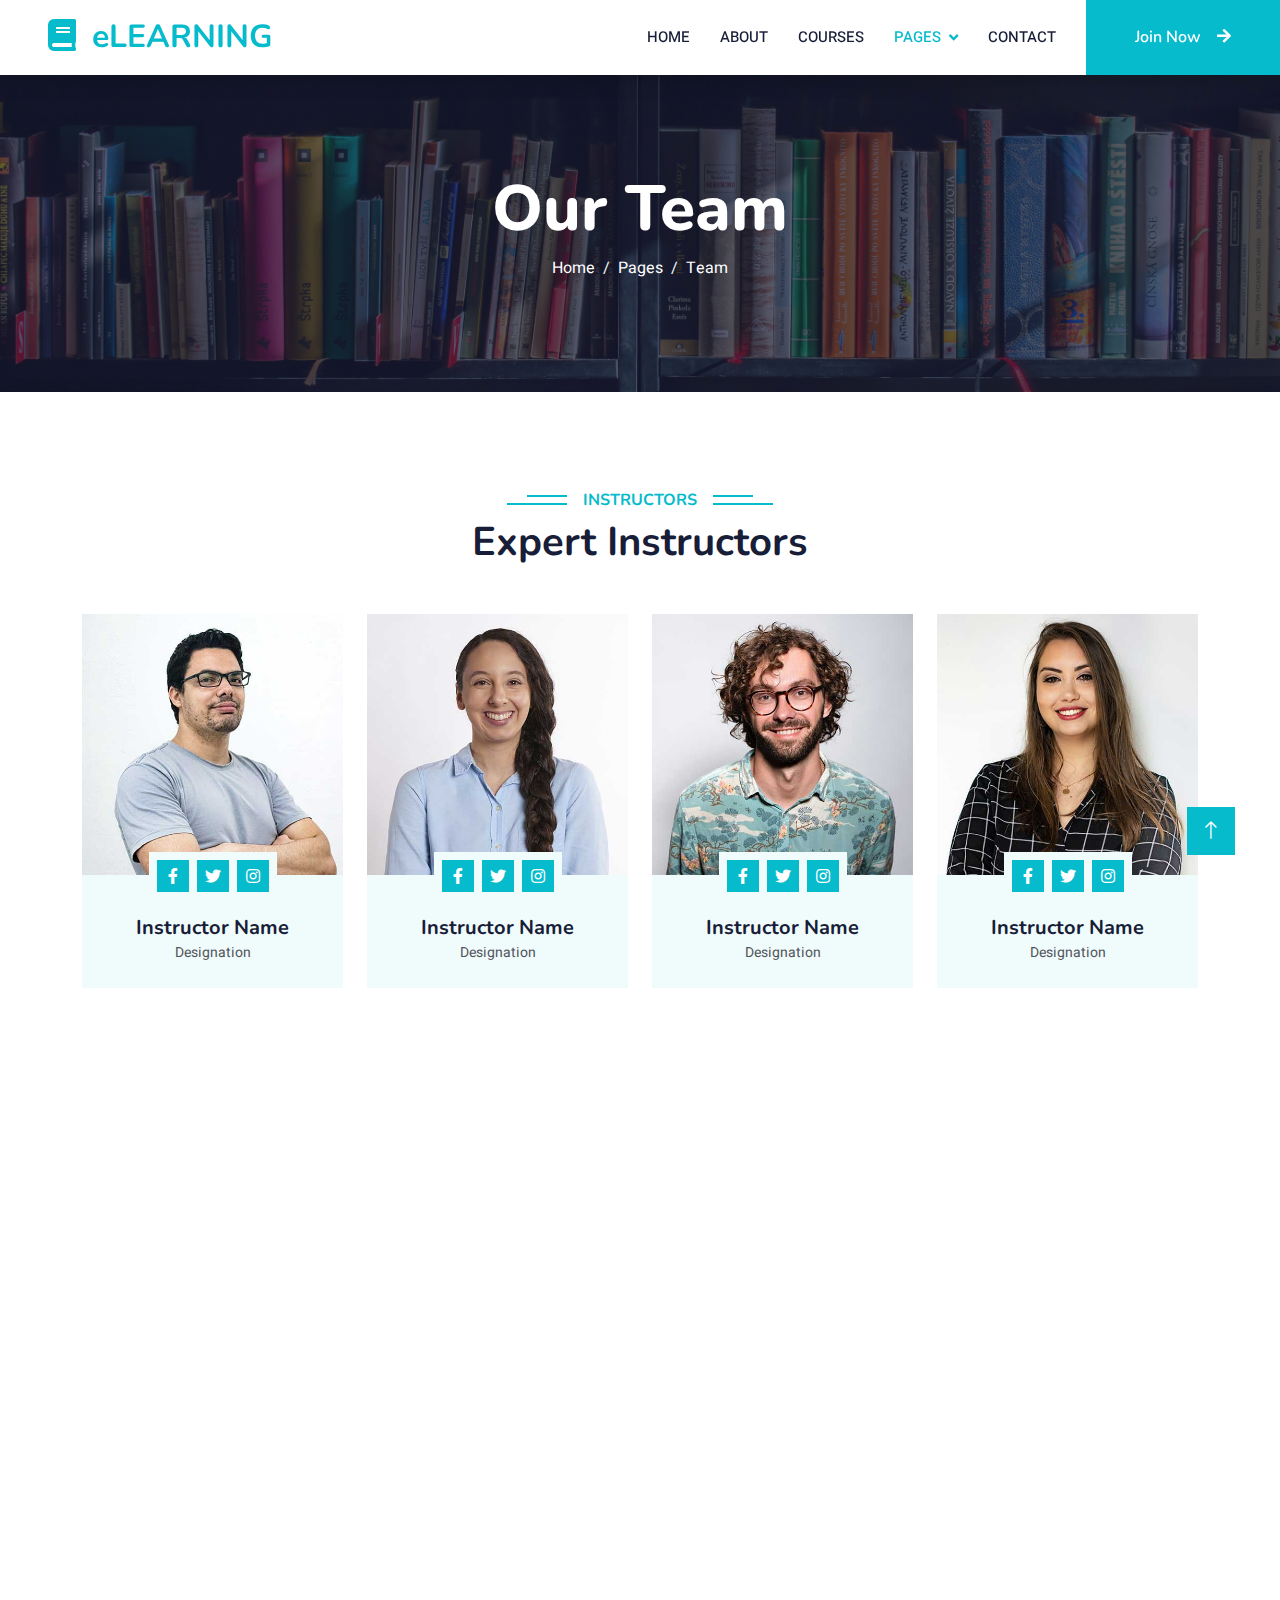
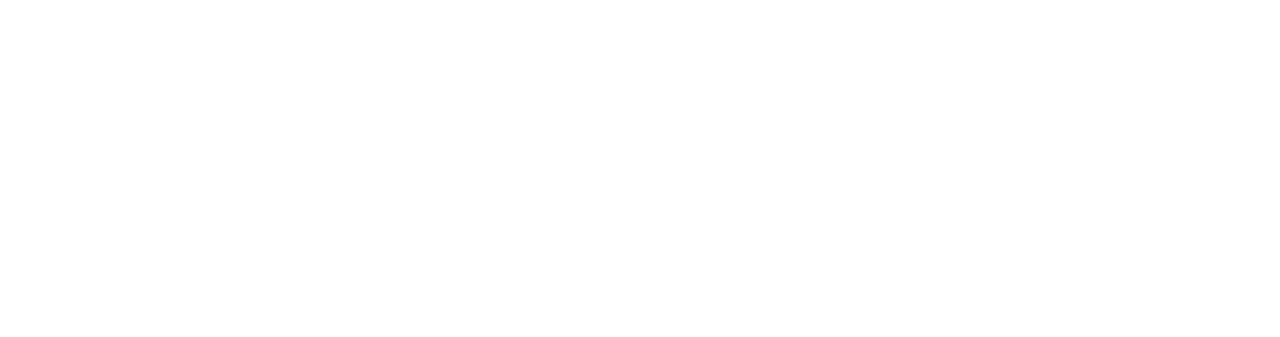
<file: team.html>
<!DOCTYPE html>
<html lang="en">

<head>
    <meta charset="utf-8">
    <title>eLEARNING - eLearning HTML Template</title>
    <meta content="width=device-width, initial-scale=1.0" name="viewport">
    <meta content="" name="keywords">
    <meta content="" name="description">

    <!-- Favicon -->
    <link href="img/favicon.ico" rel="icon">

    <!-- Google Web Fonts -->
    <link rel="preconnect" href="https://fonts.googleapis.com">
    <link rel="preconnect" href="https://fonts.gstatic.com" crossorigin>
    <link href="https://fonts.googleapis.com/css2?family=Heebo:wght@400;500;600&family=Nunito:wght@600;700;800&display=swap" rel="stylesheet">

    <!-- Icon Font Stylesheet -->
    <link href="https://cdnjs.cloudflare.com/ajax/libs/font-awesome/5.10.0/css/all.min.css" rel="stylesheet">
    <link href="https://cdn.jsdelivr.net/npm/bootstrap-icons@1.4.1/font/bootstrap-icons.css" rel="stylesheet">

    <!-- Libraries Stylesheet -->
    <link href="lib/animate/animate.min.css" rel="stylesheet">
    <link href="lib/owlcarousel/assets/owl.carousel.min.css" rel="stylesheet">

    <!-- Customized Bootstrap Stylesheet -->
    <link href="css/bootstrap.min.css" rel="stylesheet">

    <!-- Template Stylesheet -->
    <link href="css/style.css" rel="stylesheet">
</head>

<body>
    <!-- Spinner Start -->
    <div id="spinner" class="show bg-white position-fixed translate-middle w-100 vh-100 top-50 start-50 d-flex align-items-center justify-content-center">
        <div class="spinner-border text-primary" style="width: 3rem; height: 3rem;" role="status">
            <span class="sr-only">Loading...</span>
        </div>
    </div>
    <!-- Spinner End -->


    <!-- Navbar Start -->
    <nav class="navbar navbar-expand-lg bg-white navbar-light shadow sticky-top p-0">
        <a href="index.html" class="navbar-brand d-flex align-items-center px-4 px-lg-5">
            <h2 class="m-0 text-primary"><i class="fa fa-book me-3"></i>eLEARNING</h2>
        </a>
        <button type="button" class="navbar-toggler me-4" data-bs-toggle="collapse" data-bs-target="#navbarCollapse">
            <span class="navbar-toggler-icon"></span>
        </button>
        <div class="collapse navbar-collapse" id="navbarCollapse">
            <div class="navbar-nav ms-auto p-4 p-lg-0">
                <a href="index.html" class="nav-item nav-link">Home</a>
                <a href="about.html" class="nav-item nav-link">About</a>
                <a href="courses.html" class="nav-item nav-link">Courses</a>
                <div class="nav-item dropdown">
                    <a href="#" class="nav-link dropdown-toggle active" data-bs-toggle="dropdown">Pages</a>
                    <div class="dropdown-menu fade-down m-0">
                        <a href="team.html" class="dropdown-item active">Our Team</a>
                        <a href="testimonial.html" class="dropdown-item">Testimonial</a>
                        <a href="404.html" class="dropdown-item">404 Page</a>
                    </div>
                </div>
                <a href="contact.html" class="nav-item nav-link">Contact</a>
            </div>
            <a href="" class="btn btn-primary py-4 px-lg-5 d-none d-lg-block">Join Now<i class="fa fa-arrow-right ms-3"></i></a>
        </div>
    </nav>
    <!-- Navbar End -->


    <!-- Header Start -->
    <div class="container-fluid bg-primary py-5 mb-5 page-header">
        <div class="container py-5">
            <div class="row justify-content-center">
                <div class="col-lg-10 text-center">
                    <h1 class="display-3 text-white animated slideInDown">Our Team</h1>
                    <nav aria-label="breadcrumb">
                        <ol class="breadcrumb justify-content-center">
                            <li class="breadcrumb-item"><a class="text-white" href="#">Home</a></li>
                            <li class="breadcrumb-item"><a class="text-white" href="#">Pages</a></li>
                            <li class="breadcrumb-item text-white active" aria-current="page">Team</li>
                        </ol>
                    </nav>
                </div>
            </div>
        </div>
    </div>
    <!-- Header End -->


    <!-- Team Start -->
    <div class="container-xxl py-5">
        <div class="container">
            <div class="text-center wow fadeInUp" data-wow-delay="0.1s">
                <h6 class="section-title bg-white text-center text-primary px-3">Instructors</h6>
                <h1 class="mb-5">Expert Instructors</h1>
            </div>
            <div class="row g-4">
                <div class="col-lg-3 col-md-6 wow fadeInUp" data-wow-delay="0.1s">
                    <div class="team-item bg-light">
                        <div class="overflow-hidden">
                            <img class="img-fluid" src="img/team-1.jpg" alt="">
                        </div>
                        <div class="position-relative d-flex justify-content-center" style="margin-top: -23px;">
                            <div class="bg-light d-flex justify-content-center pt-2 px-1">
                                <a class="btn btn-sm-square btn-primary mx-1" href=""><i class="fab fa-facebook-f"></i></a>
                                <a class="btn btn-sm-square btn-primary mx-1" href=""><i class="fab fa-twitter"></i></a>
                                <a class="btn btn-sm-square btn-primary mx-1" href=""><i class="fab fa-instagram"></i></a>
                            </div>
                        </div>
                        <div class="text-center p-4">
                            <h5 class="mb-0">Instructor Name</h5>
                            <small>Designation</small>
                        </div>
                    </div>
                </div>
                <div class="col-lg-3 col-md-6 wow fadeInUp" data-wow-delay="0.3s">
                    <div class="team-item bg-light">
                        <div class="overflow-hidden">
                            <img class="img-fluid" src="img/team-2.jpg" alt="">
                        </div>
                        <div class="position-relative d-flex justify-content-center" style="margin-top: -23px;">
                            <div class="bg-light d-flex justify-content-center pt-2 px-1">
                                <a class="btn btn-sm-square btn-primary mx-1" href=""><i class="fab fa-facebook-f"></i></a>
                                <a class="btn btn-sm-square btn-primary mx-1" href=""><i class="fab fa-twitter"></i></a>
                                <a class="btn btn-sm-square btn-primary mx-1" href=""><i class="fab fa-instagram"></i></a>
                            </div>
                        </div>
                        <div class="text-center p-4">
                            <h5 class="mb-0">Instructor Name</h5>
                            <small>Designation</small>
                        </div>
                    </div>
                </div>
                <div class="col-lg-3 col-md-6 wow fadeInUp" data-wow-delay="0.5s">
                    <div class="team-item bg-light">
                        <div class="overflow-hidden">
                            <img class="img-fluid" src="img/team-3.jpg" alt="">
                        </div>
                        <div class="position-relative d-flex justify-content-center" style="margin-top: -23px;">
                            <div class="bg-light d-flex justify-content-center pt-2 px-1">
                                <a class="btn btn-sm-square btn-primary mx-1" href=""><i class="fab fa-facebook-f"></i></a>
                                <a class="btn btn-sm-square btn-primary mx-1" href=""><i class="fab fa-twitter"></i></a>
                                <a class="btn btn-sm-square btn-primary mx-1" href=""><i class="fab fa-instagram"></i></a>
                            </div>
                        </div>
                        <div class="text-center p-4">
                            <h5 class="mb-0">Instructor Name</h5>
                            <small>Designation</small>
                        </div>
                    </div>
                </div>
                <div class="col-lg-3 col-md-6 wow fadeInUp" data-wow-delay="0.7s">
                    <div class="team-item bg-light">
                        <div class="overflow-hidden">
                            <img class="img-fluid" src="img/team-4.jpg" alt="">
                        </div>
                        <div class="position-relative d-flex justify-content-center" style="margin-top: -23px;">
                            <div class="bg-light d-flex justify-content-center pt-2 px-1">
                                <a class="btn btn-sm-square btn-primary mx-1" href=""><i class="fab fa-facebook-f"></i></a>
                                <a class="btn btn-sm-square btn-primary mx-1" href=""><i class="fab fa-twitter"></i></a>
                                <a class="btn btn-sm-square btn-primary mx-1" href=""><i class="fab fa-instagram"></i></a>
                            </div>
                        </div>
                        <div class="text-center p-4">
                            <h5 class="mb-0">Instructor Name</h5>
                            <small>Designation</small>
                        </div>
                    </div>
                </div>
                <div class="col-lg-3 col-md-6 wow fadeInUp" data-wow-delay="0.1s">
                    <div class="team-item bg-light">
                        <div class="overflow-hidden">
                            <img class="img-fluid" src="img/team-2.jpg" alt="">
                        </div>
                        <div class="position-relative d-flex justify-content-center" style="margin-top: -23px;">
                            <div class="bg-light d-flex justify-content-center pt-2 px-1">
                                <a class="btn btn-sm-square btn-primary mx-1" href=""><i class="fab fa-facebook-f"></i></a>
                                <a class="btn btn-sm-square btn-primary mx-1" href=""><i class="fab fa-twitter"></i></a>
                                <a class="btn btn-sm-square btn-primary mx-1" href=""><i class="fab fa-instagram"></i></a>
                            </div>
                        </div>
                        <div class="text-center p-4">
                            <h5 class="mb-0">Instructor Name</h5>
                            <small>Designation</small>
                        </div>
                    </div>
                </div>
                <div class="col-lg-3 col-md-6 wow fadeInUp" data-wow-delay="0.3s">
                    <div class="team-item bg-light">
                        <div class="overflow-hidden">
                            <img class="img-fluid" src="img/team-3.jpg" alt="">
                        </div>
                        <div class="position-relative d-flex justify-content-center" style="margin-top: -23px;">
                            <div class="bg-light d-flex justify-content-center pt-2 px-1">
                                <a class="btn btn-sm-square btn-primary mx-1" href=""><i class="fab fa-facebook-f"></i></a>
                                <a class="btn btn-sm-square btn-primary mx-1" href=""><i class="fab fa-twitter"></i></a>
                                <a class="btn btn-sm-square btn-primary mx-1" href=""><i class="fab fa-instagram"></i></a>
                            </div>
                        </div>
                        <div class="text-center p-4">
                            <h5 class="mb-0">Instructor Name</h5>
                            <small>Designation</small>
                        </div>
                    </div>
                </div>
                <div class="col-lg-3 col-md-6 wow fadeInUp" data-wow-delay="0.5s">
                    <div class="team-item bg-light">
                        <div class="overflow-hidden">
                            <img class="img-fluid" src="img/team-4.jpg" alt="">
                        </div>
                        <div class="position-relative d-flex justify-content-center" style="margin-top: -23px;">
                            <div class="bg-light d-flex justify-content-center pt-2 px-1">
                                <a class="btn btn-sm-square btn-primary mx-1" href=""><i class="fab fa-facebook-f"></i></a>
                                <a class="btn btn-sm-square btn-primary mx-1" href=""><i class="fab fa-twitter"></i></a>
                                <a class="btn btn-sm-square btn-primary mx-1" href=""><i class="fab fa-instagram"></i></a>
                            </div>
                        </div>
                        <div class="text-center p-4">
                            <h5 class="mb-0">Instructor Name</h5>
                            <small>Designation</small>
                        </div>
                    </div>
                </div>
                <div class="col-lg-3 col-md-6 wow fadeInUp" data-wow-delay="0.7s">
                    <div class="team-item bg-light">
                        <div class="overflow-hidden">
                            <img class="img-fluid" src="img/team-1.jpg" alt="">
                        </div>
                        <div class="position-relative d-flex justify-content-center" style="margin-top: -23px;">
                            <div class="bg-light d-flex justify-content-center pt-2 px-1">
                                <a class="btn btn-sm-square btn-primary mx-1" href=""><i class="fab fa-facebook-f"></i></a>
                                <a class="btn btn-sm-square btn-primary mx-1" href=""><i class="fab fa-twitter"></i></a>
                                <a class="btn btn-sm-square btn-primary mx-1" href=""><i class="fab fa-instagram"></i></a>
                            </div>
                        </div>
                        <div class="text-center p-4">
                            <h5 class="mb-0">Instructor Name</h5>
                            <small>Designation</small>
                        </div>
                    </div>
                </div>
            </div>
        </div>
    </div>
    <!-- Team End -->
        

    <!-- Footer Start -->
    <div class="container-fluid bg-dark text-light footer pt-5 mt-5 wow fadeIn" data-wow-delay="0.1s">
        <div class="container py-5">
            <div class="row g-5">
                <div class="col-lg-3 col-md-6">
                    <h4 class="text-white mb-3">Quick Link</h4>
                    <a class="btn btn-link" href="">About Us</a>
                    <a class="btn btn-link" href="">Contact Us</a>
                    <a class="btn btn-link" href="">Privacy Policy</a>
                    <a class="btn btn-link" href="">Terms & Condition</a>
                    <a class="btn btn-link" href="">FAQs & Help</a>
                </div>
                <div class="col-lg-3 col-md-6">
                    <h4 class="text-white mb-3">Contact</h4>
                    <p class="mb-2"><i class="fa fa-map-marker-alt me-3"></i>123 Street, New York, USA</p>
                    <p class="mb-2"><i class="fa fa-phone-alt me-3"></i>+012 345 67890</p>
                    <p class="mb-2"><i class="fa fa-envelope me-3"></i>info@example.com</p>
                    <div class="d-flex pt-2">
                        <a class="btn btn-outline-light btn-social" href=""><i class="fab fa-twitter"></i></a>
                        <a class="btn btn-outline-light btn-social" href=""><i class="fab fa-facebook-f"></i></a>
                        <a class="btn btn-outline-light btn-social" href=""><i class="fab fa-youtube"></i></a>
                        <a class="btn btn-outline-light btn-social" href=""><i class="fab fa-linkedin-in"></i></a>
                    </div>
                </div>
                <div class="col-lg-3 col-md-6">
                    <h4 class="text-white mb-3">Gallery</h4>
                    <div class="row g-2 pt-2">
                        <div class="col-4">
                            <img class="img-fluid bg-light p-1" src="img/course-1.jpg" alt="">
                        </div>
                        <div class="col-4">
                            <img class="img-fluid bg-light p-1" src="img/course-2.jpg" alt="">
                        </div>
                        <div class="col-4">
                            <img class="img-fluid bg-light p-1" src="img/course-3.jpg" alt="">
                        </div>
                        <div class="col-4">
                            <img class="img-fluid bg-light p-1" src="img/course-2.jpg" alt="">
                        </div>
                        <div class="col-4">
                            <img class="img-fluid bg-light p-1" src="img/course-3.jpg" alt="">
                        </div>
                        <div class="col-4">
                            <img class="img-fluid bg-light p-1" src="img/course-1.jpg" alt="">
                        </div>
                    </div>
                </div>
                <div class="col-lg-3 col-md-6">
                    <h4 class="text-white mb-3">Newsletter</h4>
                    <p>Dolor amet sit justo amet elitr clita ipsum elitr est.</p>
                    <div class="position-relative mx-auto" style="max-width: 400px;">
                        <input class="form-control border-0 w-100 py-3 ps-4 pe-5" type="text" placeholder="Your email">
                        <button type="button" class="btn btn-primary py-2 position-absolute top-0 end-0 mt-2 me-2">SignUp</button>
                    </div>
                </div>
            </div>
        </div>
        <div class="container">
            <div class="copyright">
                <div class="row">
                    <div class="col-md-6 text-center text-md-start mb-3 mb-md-0">
                        &copy; <a class="border-bottom" href="#">Your Site Name</a>, All Right Reserved.

                        <!--/*** This template is free as long as you keep the footer author’s credit link/attribution link/backlink. If you'd like to use the template without the footer author’s credit link/attribution link/backlink, you can purchase the Credit Removal License from "https://htmlcodex.com/credit-removal". Thank you for your support. ***/-->
                        Designed By <a class="border-bottom" href="https://htmlcodex.com">HTML Codex</a><br><br>
                        Distributed By <a class="border-bottom" href="https://themewagon.com">ThemeWagon</a>
                    </div>
                    <div class="col-md-6 text-center text-md-end">
                        <div class="footer-menu">
                            <a href="">Home</a>
                            <a href="">Cookies</a>
                            <a href="">Help</a>
                            <a href="">FQAs</a>
                        </div>
                    </div>
                </div>
            </div>
        </div>
    </div>
    <!-- Footer End -->


    <!-- Back to Top -->
    <a href="#" class="btn btn-lg btn-primary btn-lg-square back-to-top"><i class="bi bi-arrow-up"></i></a>


    <!-- JavaScript Libraries -->
    <script src="https://code.jquery.com/jquery-3.4.1.min.js"></script>
    <script src="https://cdn.jsdelivr.net/npm/bootstrap@5.0.0/dist/js/bootstrap.bundle.min.js"></script>
    <script src="lib/wow/wow.min.js"></script>
    <script src="lib/easing/easing.min.js"></script>
    <script src="lib/waypoints/waypoints.min.js"></script>
    <script src="lib/owlcarousel/owl.carousel.min.js"></script>

    <!-- Template Javascript -->
    <script src="js/main.js"></script>
</body>

</html>
</file>
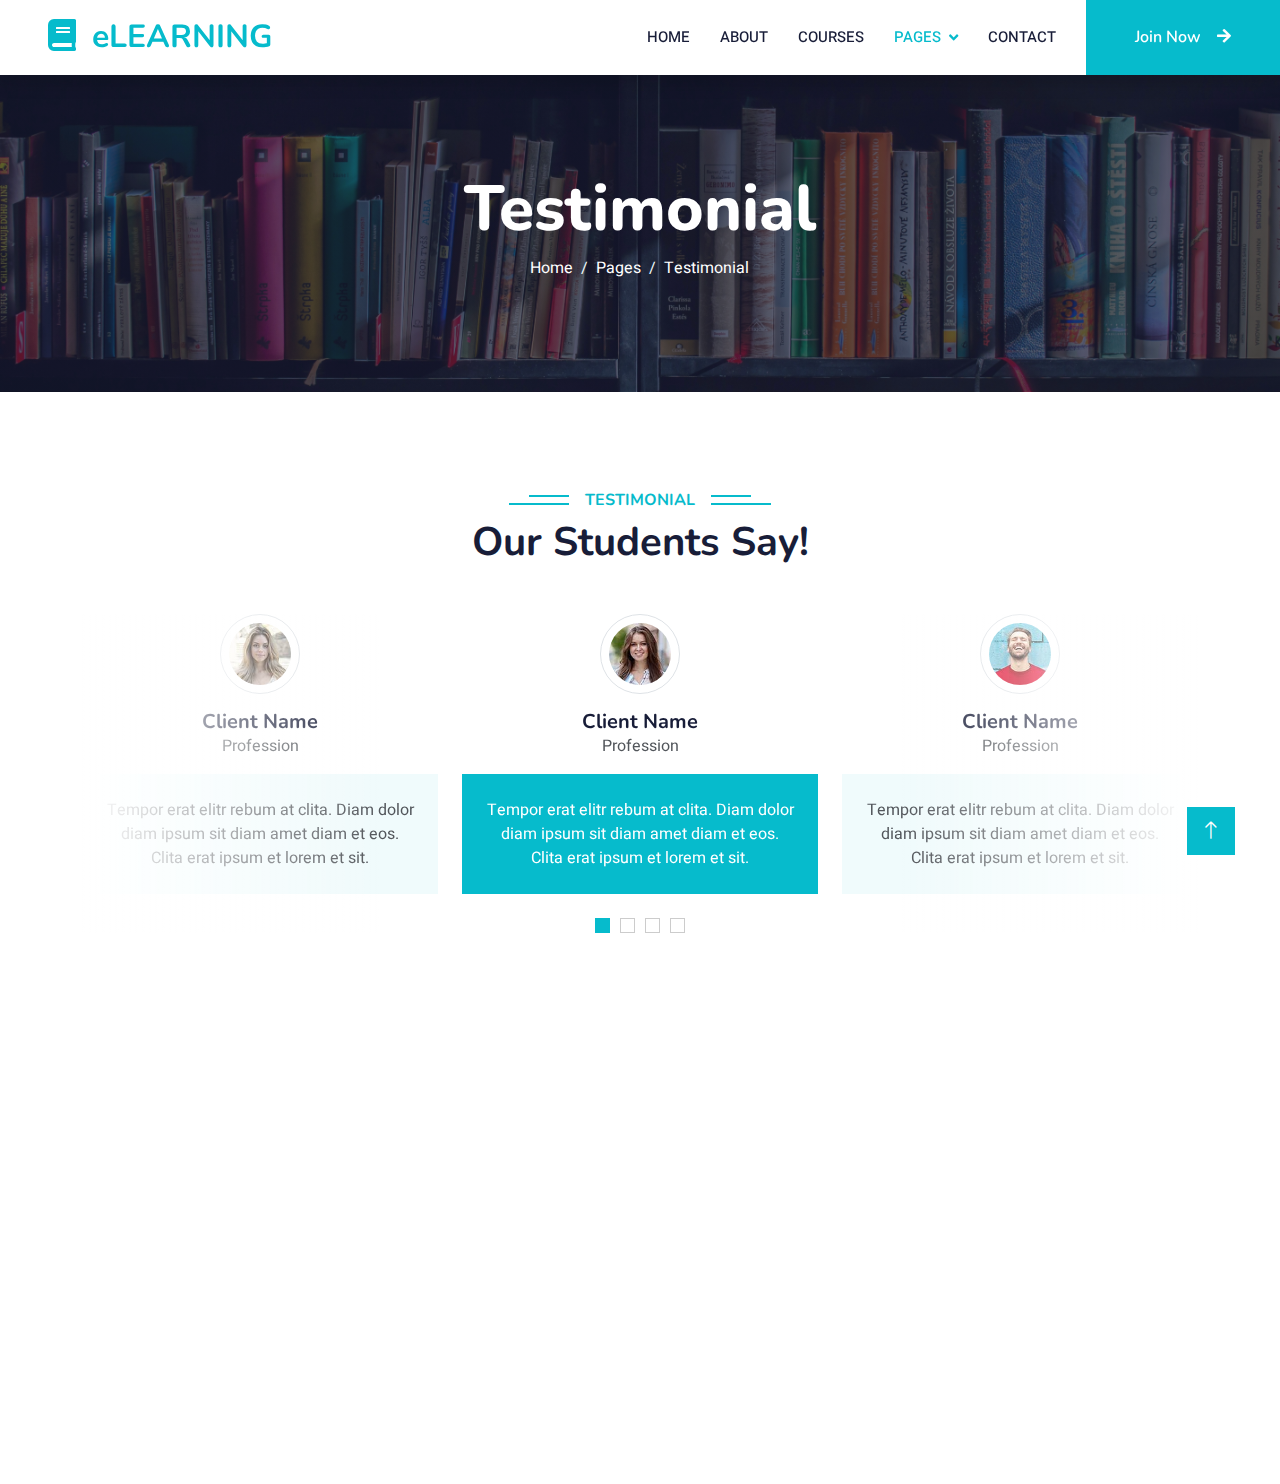
<file: testimonial.html>
<!DOCTYPE html>
<html lang="en">

<head>
    <meta charset="utf-8">
    <title>eLEARNING - eLearning HTML Template</title>
    <meta content="width=device-width, initial-scale=1.0" name="viewport">
    <meta content="" name="keywords">
    <meta content="" name="description">

    <!-- Favicon -->
    <link href="img/favicon.ico" rel="icon">

    <!-- Google Web Fonts -->
    <link rel="preconnect" href="https://fonts.googleapis.com">
    <link rel="preconnect" href="https://fonts.gstatic.com" crossorigin>
    <link href="https://fonts.googleapis.com/css2?family=Heebo:wght@400;500;600&family=Nunito:wght@600;700;800&display=swap" rel="stylesheet">

    <!-- Icon Font Stylesheet -->
    <link href="https://cdnjs.cloudflare.com/ajax/libs/font-awesome/5.10.0/css/all.min.css" rel="stylesheet">
    <link href="https://cdn.jsdelivr.net/npm/bootstrap-icons@1.4.1/font/bootstrap-icons.css" rel="stylesheet">

    <!-- Libraries Stylesheet -->
    <link href="lib/animate/animate.min.css" rel="stylesheet">
    <link href="lib/owlcarousel/assets/owl.carousel.min.css" rel="stylesheet">

    <!-- Customized Bootstrap Stylesheet -->
    <link href="css/bootstrap.min.css" rel="stylesheet">

    <!-- Template Stylesheet -->
    <link href="css/style.css" rel="stylesheet">
</head>

<body>
    <!-- Spinner Start -->
    <div id="spinner" class="show bg-white position-fixed translate-middle w-100 vh-100 top-50 start-50 d-flex align-items-center justify-content-center">
        <div class="spinner-border text-primary" style="width: 3rem; height: 3rem;" role="status">
            <span class="sr-only">Loading...</span>
        </div>
    </div>
    <!-- Spinner End -->


    <!-- Navbar Start -->
    <nav class="navbar navbar-expand-lg bg-white navbar-light shadow sticky-top p-0">
        <a href="index.html" class="navbar-brand d-flex align-items-center px-4 px-lg-5">
            <h2 class="m-0 text-primary"><i class="fa fa-book me-3"></i>eLEARNING</h2>
        </a>
        <button type="button" class="navbar-toggler me-4" data-bs-toggle="collapse" data-bs-target="#navbarCollapse">
            <span class="navbar-toggler-icon"></span>
        </button>
        <div class="collapse navbar-collapse" id="navbarCollapse">
            <div class="navbar-nav ms-auto p-4 p-lg-0">
                <a href="index.html" class="nav-item nav-link">Home</a>
                <a href="about.html" class="nav-item nav-link">About</a>
                <a href="courses.html" class="nav-item nav-link">Courses</a>
                <div class="nav-item dropdown">
                    <a href="#" class="nav-link dropdown-toggle active" data-bs-toggle="dropdown">Pages</a>
                    <div class="dropdown-menu fade-down m-0">
                        <a href="team.html" class="dropdown-item">Our Team</a>
                        <a href="testimonial.html" class="dropdown-item active">Testimonial</a>
                        <a href="404.html" class="dropdown-item">404 Page</a>
                    </div>
                </div>
                <a href="contact.html" class="nav-item nav-link">Contact</a>
            </div>
            <a href="" class="btn btn-primary py-4 px-lg-5 d-none d-lg-block">Join Now<i class="fa fa-arrow-right ms-3"></i></a>
        </div>
    </nav>
    <!-- Navbar End -->


    <!-- Header Start -->
    <div class="container-fluid bg-primary py-5 mb-5 page-header">
        <div class="container py-5">
            <div class="row justify-content-center">
                <div class="col-lg-10 text-center">
                    <h1 class="display-3 text-white animated slideInDown">Testimonial</h1>
                    <nav aria-label="breadcrumb">
                        <ol class="breadcrumb justify-content-center">
                            <li class="breadcrumb-item"><a class="text-white" href="#">Home</a></li>
                            <li class="breadcrumb-item"><a class="text-white" href="#">Pages</a></li>
                            <li class="breadcrumb-item text-white active" aria-current="page">Testimonial</li>
                        </ol>
                    </nav>
                </div>
            </div>
        </div>
    </div>
    <!-- Header End -->


    <!-- Testimonial Start -->
    <div class="container-xxl py-5 wow fadeInUp" data-wow-delay="0.1s">
        <div class="container">
            <div class="text-center">
                <h6 class="section-title bg-white text-center text-primary px-3">Testimonial</h6>
                <h1 class="mb-5">Our Students Say!</h1>
            </div>
            <div class="owl-carousel testimonial-carousel position-relative">
                <div class="testimonial-item text-center">
                    <img class="border rounded-circle p-2 mx-auto mb-3" src="img/testimonial-1.jpg" style="width: 80px; height: 80px;">
                    <h5 class="mb-0">Client Name</h5>
                    <p>Profession</p>
                    <div class="testimonial-text bg-light text-center p-4">
                    <p class="mb-0">Tempor erat elitr rebum at clita. Diam dolor diam ipsum sit diam amet diam et eos. Clita erat ipsum et lorem et sit.</p>
                    </div>
                </div>
                <div class="testimonial-item text-center">
                    <img class="border rounded-circle p-2 mx-auto mb-3" src="img/testimonial-2.jpg" style="width: 80px; height: 80px;">
                    <h5 class="mb-0">Client Name</h5>
                    <p>Profession</p>
                    <div class="testimonial-text bg-light text-center p-4">
                    <p class="mb-0">Tempor erat elitr rebum at clita. Diam dolor diam ipsum sit diam amet diam et eos. Clita erat ipsum et lorem et sit.</p>
                    </div>
                </div>
                <div class="testimonial-item text-center">
                    <img class="border rounded-circle p-2 mx-auto mb-3" src="img/testimonial-3.jpg" style="width: 80px; height: 80px;">
                    <h5 class="mb-0">Client Name</h5>
                    <p>Profession</p>
                    <div class="testimonial-text bg-light text-center p-4">
                    <p class="mb-0">Tempor erat elitr rebum at clita. Diam dolor diam ipsum sit diam amet diam et eos. Clita erat ipsum et lorem et sit.</p>
                    </div>
                </div>
                <div class="testimonial-item text-center">
                    <img class="border rounded-circle p-2 mx-auto mb-3" src="img/testimonial-4.jpg" style="width: 80px; height: 80px;">
                    <h5 class="mb-0">Client Name</h5>
                    <p>Profession</p>
                    <div class="testimonial-text bg-light text-center p-4">
                    <p class="mb-0">Tempor erat elitr rebum at clita. Diam dolor diam ipsum sit diam amet diam et eos. Clita erat ipsum et lorem et sit.</p>
                    </div>
                </div>
            </div>
        </div>
    </div>
    <!-- Testimonial End -->
        

    <!-- Footer Start -->
    <div class="container-fluid bg-dark text-light footer pt-5 mt-5 wow fadeIn" data-wow-delay="0.1s">
        <div class="container py-5">
            <div class="row g-5">
                <div class="col-lg-3 col-md-6">
                    <h4 class="text-white mb-3">Quick Link</h4>
                    <a class="btn btn-link" href="">About Us</a>
                    <a class="btn btn-link" href="">Contact Us</a>
                    <a class="btn btn-link" href="">Privacy Policy</a>
                    <a class="btn btn-link" href="">Terms & Condition</a>
                    <a class="btn btn-link" href="">FAQs & Help</a>
                </div>
                <div class="col-lg-3 col-md-6">
                    <h4 class="text-white mb-3">Contact</h4>
                    <p class="mb-2"><i class="fa fa-map-marker-alt me-3"></i>123 Street, New York, USA</p>
                    <p class="mb-2"><i class="fa fa-phone-alt me-3"></i>+012 345 67890</p>
                    <p class="mb-2"><i class="fa fa-envelope me-3"></i>info@example.com</p>
                    <div class="d-flex pt-2">
                        <a class="btn btn-outline-light btn-social" href=""><i class="fab fa-twitter"></i></a>
                        <a class="btn btn-outline-light btn-social" href=""><i class="fab fa-facebook-f"></i></a>
                        <a class="btn btn-outline-light btn-social" href=""><i class="fab fa-youtube"></i></a>
                        <a class="btn btn-outline-light btn-social" href=""><i class="fab fa-linkedin-in"></i></a>
                    </div>
                </div>
                <div class="col-lg-3 col-md-6">
                    <h4 class="text-white mb-3">Gallery</h4>
                    <div class="row g-2 pt-2">
                        <div class="col-4">
                            <img class="img-fluid bg-light p-1" src="img/course-1.jpg" alt="">
                        </div>
                        <div class="col-4">
                            <img class="img-fluid bg-light p-1" src="img/course-2.jpg" alt="">
                        </div>
                        <div class="col-4">
                            <img class="img-fluid bg-light p-1" src="img/course-3.jpg" alt="">
                        </div>
                        <div class="col-4">
                            <img class="img-fluid bg-light p-1" src="img/course-2.jpg" alt="">
                        </div>
                        <div class="col-4">
                            <img class="img-fluid bg-light p-1" src="img/course-3.jpg" alt="">
                        </div>
                        <div class="col-4">
                            <img class="img-fluid bg-light p-1" src="img/course-1.jpg" alt="">
                        </div>
                    </div>
                </div>
                <div class="col-lg-3 col-md-6">
                    <h4 class="text-white mb-3">Newsletter</h4>
                    <p>Dolor amet sit justo amet elitr clita ipsum elitr est.</p>
                    <div class="position-relative mx-auto" style="max-width: 400px;">
                        <input class="form-control border-0 w-100 py-3 ps-4 pe-5" type="text" placeholder="Your email">
                        <button type="button" class="btn btn-primary py-2 position-absolute top-0 end-0 mt-2 me-2">SignUp</button>
                    </div>
                </div>
            </div>
        </div>
        <div class="container">
            <div class="copyright">
                <div class="row">
                    <div class="col-md-6 text-center text-md-start mb-3 mb-md-0">
                        &copy; <a class="border-bottom" href="#">Your Site Name</a>, All Right Reserved.

                        <!--/*** This template is free as long as you keep the footer author’s credit link/attribution link/backlink. If you'd like to use the template without the footer author’s credit link/attribution link/backlink, you can purchase the Credit Removal License from "https://htmlcodex.com/credit-removal". Thank you for your support. ***/-->
                        Designed By <a class="border-bottom" href="https://htmlcodex.com">HTML Codex</a><br><br>
                        Distributed By <a class="border-bottom" href="https://themewagon.com">ThemeWagon</a>
                    </div>
                    <div class="col-md-6 text-center text-md-end">
                        <div class="footer-menu">
                            <a href="">Home</a>
                            <a href="">Cookies</a>
                            <a href="">Help</a>
                            <a href="">FQAs</a>
                        </div>
                    </div>
                </div>
            </div>
        </div>
    </div>
    <!-- Footer End -->


    <!-- Back to Top -->
    <a href="#" class="btn btn-lg btn-primary btn-lg-square back-to-top"><i class="bi bi-arrow-up"></i></a>


    <!-- JavaScript Libraries -->
    <script src="https://code.jquery.com/jquery-3.4.1.min.js"></script>
    <script src="https://cdn.jsdelivr.net/npm/bootstrap@5.0.0/dist/js/bootstrap.bundle.min.js"></script>
    <script src="lib/wow/wow.min.js"></script>
    <script src="lib/easing/easing.min.js"></script>
    <script src="lib/waypoints/waypoints.min.js"></script>
    <script src="lib/owlcarousel/owl.carousel.min.js"></script>

    <!-- Template Javascript -->
    <script src="js/main.js"></script>
</body>

</html>
</file>
<file: css/style.css>
/********** Template CSS **********/
:root {
    --primary: #06BBCC;
    --light: #F0FBFC;
    --dark: #181d38;
}

.fw-medium {
    font-weight: 600 !important;
}

.fw-semi-bold {
    font-weight: 700 !important;
}

.back-to-top {
    position: fixed;
    display: none;
    right: 45px;
    bottom: 45px;
    z-index: 99;
}


/*** Spinner ***/
#spinner {
    opacity: 0;
    visibility: hidden;
    transition: opacity .5s ease-out, visibility 0s linear .5s;
    z-index: 99999;
}

#spinner.show {
    transition: opacity .5s ease-out, visibility 0s linear 0s;
    visibility: visible;
    opacity: 1;
}


/*** Button ***/
.btn {
    font-family: 'Nunito', sans-serif;
    font-weight: 600;
    transition: .5s;
}

.btn.btn-primary,
.btn.btn-secondary {
    color: #FFFFFF;
}

.btn-square {
    width: 38px;
    height: 38px;
}

.btn-sm-square {
    width: 32px;
    height: 32px;
}

.btn-lg-square {
    width: 48px;
    height: 48px;
}

.btn-square,
.btn-sm-square,
.btn-lg-square {
    padding: 0;
    display: flex;
    align-items: center;
    justify-content: center;
    font-weight: normal;
    border-radius: 0px;
}


/*** Navbar ***/
.navbar .dropdown-toggle::after {
    border: none;
    content: "\f107";
    font-family: "Font Awesome 5 Free";
    font-weight: 900;
    vertical-align: middle;
    margin-left: 8px;
}

.navbar-light .navbar-nav .nav-link {
    margin-right: 30px;
    padding: 25px 0;
    color: #FFFFFF;
    font-size: 15px;
    text-transform: uppercase;
    outline: none;
}

.navbar-light .navbar-nav .nav-link:hover,
.navbar-light .navbar-nav .nav-link.active {
    color: var(--primary);
}

@media (max-width: 991.98px) {
    .navbar-light .navbar-nav .nav-link  {
        margin-right: 0;
        padding: 10px 0;
    }

    .navbar-light .navbar-nav {
        border-top: 1px solid #EEEEEE;
    }
}

.navbar-light .navbar-brand,
.navbar-light a.btn {
    height: 75px;
}

.navbar-light .navbar-nav .nav-link {
    color: var(--dark);
    font-weight: 500;
}

.navbar-light.sticky-top {
    top: -100px;
    transition: .5s;
}

@media (min-width: 992px) {
    .navbar .nav-item .dropdown-menu {
        display: block;
        margin-top: 0;
        opacity: 0;
        visibility: hidden;
        transition: .5s;
    }

    .navbar .dropdown-menu.fade-down {
        top: 100%;
        transform: rotateX(-75deg);
        transform-origin: 0% 0%;
    }

    .navbar .nav-item:hover .dropdown-menu {
        top: 100%;
        transform: rotateX(0deg);
        visibility: visible;
        transition: .5s;
        opacity: 1;
    }
}


/*** Header carousel ***/
@media (max-width: 768px) {
    .header-carousel .owl-carousel-item {
        position: relative;
        min-height: 500px;
    }
    
    .header-carousel .owl-carousel-item img {
        position: absolute;
        width: 100%;
        height: 100%;
        object-fit: cover;
    }
}

.header-carousel .owl-nav {
    position: absolute;
    top: 50%;
    right: 8%;
    transform: translateY(-50%);
    display: flex;
    flex-direction: column;
}

.header-carousel .owl-nav .owl-prev,
.header-carousel .owl-nav .owl-next {
    margin: 7px 0;
    width: 45px;
    height: 45px;
    display: flex;
    align-items: center;
    justify-content: center;
    color: #FFFFFF;
    background: transparent;
    border: 1px solid #FFFFFF;
    font-size: 22px;
    transition: .5s;
}

.header-carousel .owl-nav .owl-prev:hover,
.header-carousel .owl-nav .owl-next:hover {
    background: var(--primary);
    border-color: var(--primary);
}

.page-header {
    background: linear-gradient(rgba(24, 29, 56, .7), rgba(24, 29, 56, .7)), url(../img/books.jpg);
    background-position: center center;
    background-repeat: no-repeat;
    background-size: cover;
}

.page-header-inner {
    background: rgba(15, 23, 43, .7);
}

.breadcrumb-item + .breadcrumb-item::before {
    color: var(--light);
}


/*** Section Title ***/
.section-title {
    position: relative;
    display: inline-block;
    text-transform: uppercase;
}

.section-title::before {
    position: absolute;
    content: "";
    width: calc(100% + 80px);
    height: 2px;
    top: 4px;
    left: -40px;
    background: var(--primary);
    z-index: -1;
}

.section-title::after {
    position: absolute;
    content: "";
    width: calc(100% + 120px);
    height: 2px;
    bottom: 5px;
    left: -60px;
    background: var(--primary);
    z-index: -1;
}

.section-title.text-start::before {
    width: calc(100% + 40px);
    left: 0;
}

.section-title.text-start::after {
    width: calc(100% + 60px);
    left: 0;
}


/*** Service ***/
.service-item {
    background: var(--light);
    transition: .5s;
}

.service-item:hover {
    margin-top: -10px;
    background: var(--primary);
}

.service-item * {
    transition: .5s;
}

.service-item:hover * {
    color: var(--light) !important;
}


/*** Categories & Courses ***/
.category img,
.course-item img {
    transition: .5s;
}

.category a:hover img,
.course-item:hover img {
    transform: scale(1.1);
}


/*** Team ***/
.team-item img {
    transition: .5s;
}

.team-item:hover img {
    transform: scale(1.1);
}


/*** Testimonial ***/
.testimonial-carousel::before {
    position: absolute;
    content: "";
    top: 0;
    left: 0;
    height: 100%;
    width: 0;
    background: linear-gradient(to right, rgba(255, 255, 255, 1) 0%, rgba(255, 255, 255, 0) 100%);
    z-index: 1;
}

.testimonial-carousel::after {
    position: absolute;
    content: "";
    top: 0;
    right: 0;
    height: 100%;
    width: 0;
    background: linear-gradient(to left, rgba(255, 255, 255, 1) 0%, rgba(255, 255, 255, 0) 100%);
    z-index: 1;
}

@media (min-width: 768px) {
    .testimonial-carousel::before,
    .testimonial-carousel::after {
        width: 200px;
    }
}

@media (min-width: 992px) {
    .testimonial-carousel::before,
    .testimonial-carousel::after {
        width: 300px;
    }
}

.testimonial-carousel .owl-item .testimonial-text,
.testimonial-carousel .owl-item.center .testimonial-text * {
    transition: .5s;
}

.testimonial-carousel .owl-item.center .testimonial-text {
    background: var(--primary) !important;
}

.testimonial-carousel .owl-item.center .testimonial-text * {
    color: #FFFFFF !important;
}

.testimonial-carousel .owl-dots {
    margin-top: 24px;
    display: flex;
    align-items: flex-end;
    justify-content: center;
}

.testimonial-carousel .owl-dot {
    position: relative;
    display: inline-block;
    margin: 0 5px;
    width: 15px;
    height: 15px;
    border: 1px solid #CCCCCC;
    transition: .5s;
}

.testimonial-carousel .owl-dot.active {
    background: var(--primary);
    border-color: var(--primary);
}


/*** Footer ***/
.footer .btn.btn-social {
    margin-right: 5px;
    width: 35px;
    height: 35px;
    display: flex;
    align-items: center;
    justify-content: center;
    color: var(--light);
    font-weight: normal;
    border: 1px solid #FFFFFF;
    border-radius: 35px;
    transition: .3s;
}

.footer .btn.btn-social:hover {
    color: var(--primary);
}

.footer .btn.btn-link {
    display: block;
    margin-bottom: 5px;
    padding: 0;
    text-align: left;
    color: #FFFFFF;
    font-size: 15px;
    font-weight: normal;
    text-transform: capitalize;
    transition: .3s;
}

.footer .btn.btn-link::before {
    position: relative;
    content: "\f105";
    font-family: "Font Awesome 5 Free";
    font-weight: 900;
    margin-right: 10px;
}

.footer .btn.btn-link:hover {
    letter-spacing: 1px;
    box-shadow: none;
}

.footer .copyright {
    padding: 25px 0;
    font-size: 15px;
    border-top: 1px solid rgba(256, 256, 256, .1);
}

.footer .copyright a {
    color: var(--light);
}

.footer .footer-menu a {
    margin-right: 15px;
    padding-right: 15px;
    border-right: 1px solid rgba(255, 255, 255, .1);
}

.footer .footer-menu a:last-child {
    margin-right: 0;
    padding-right: 0;
    border-right: none;
}
</file>
